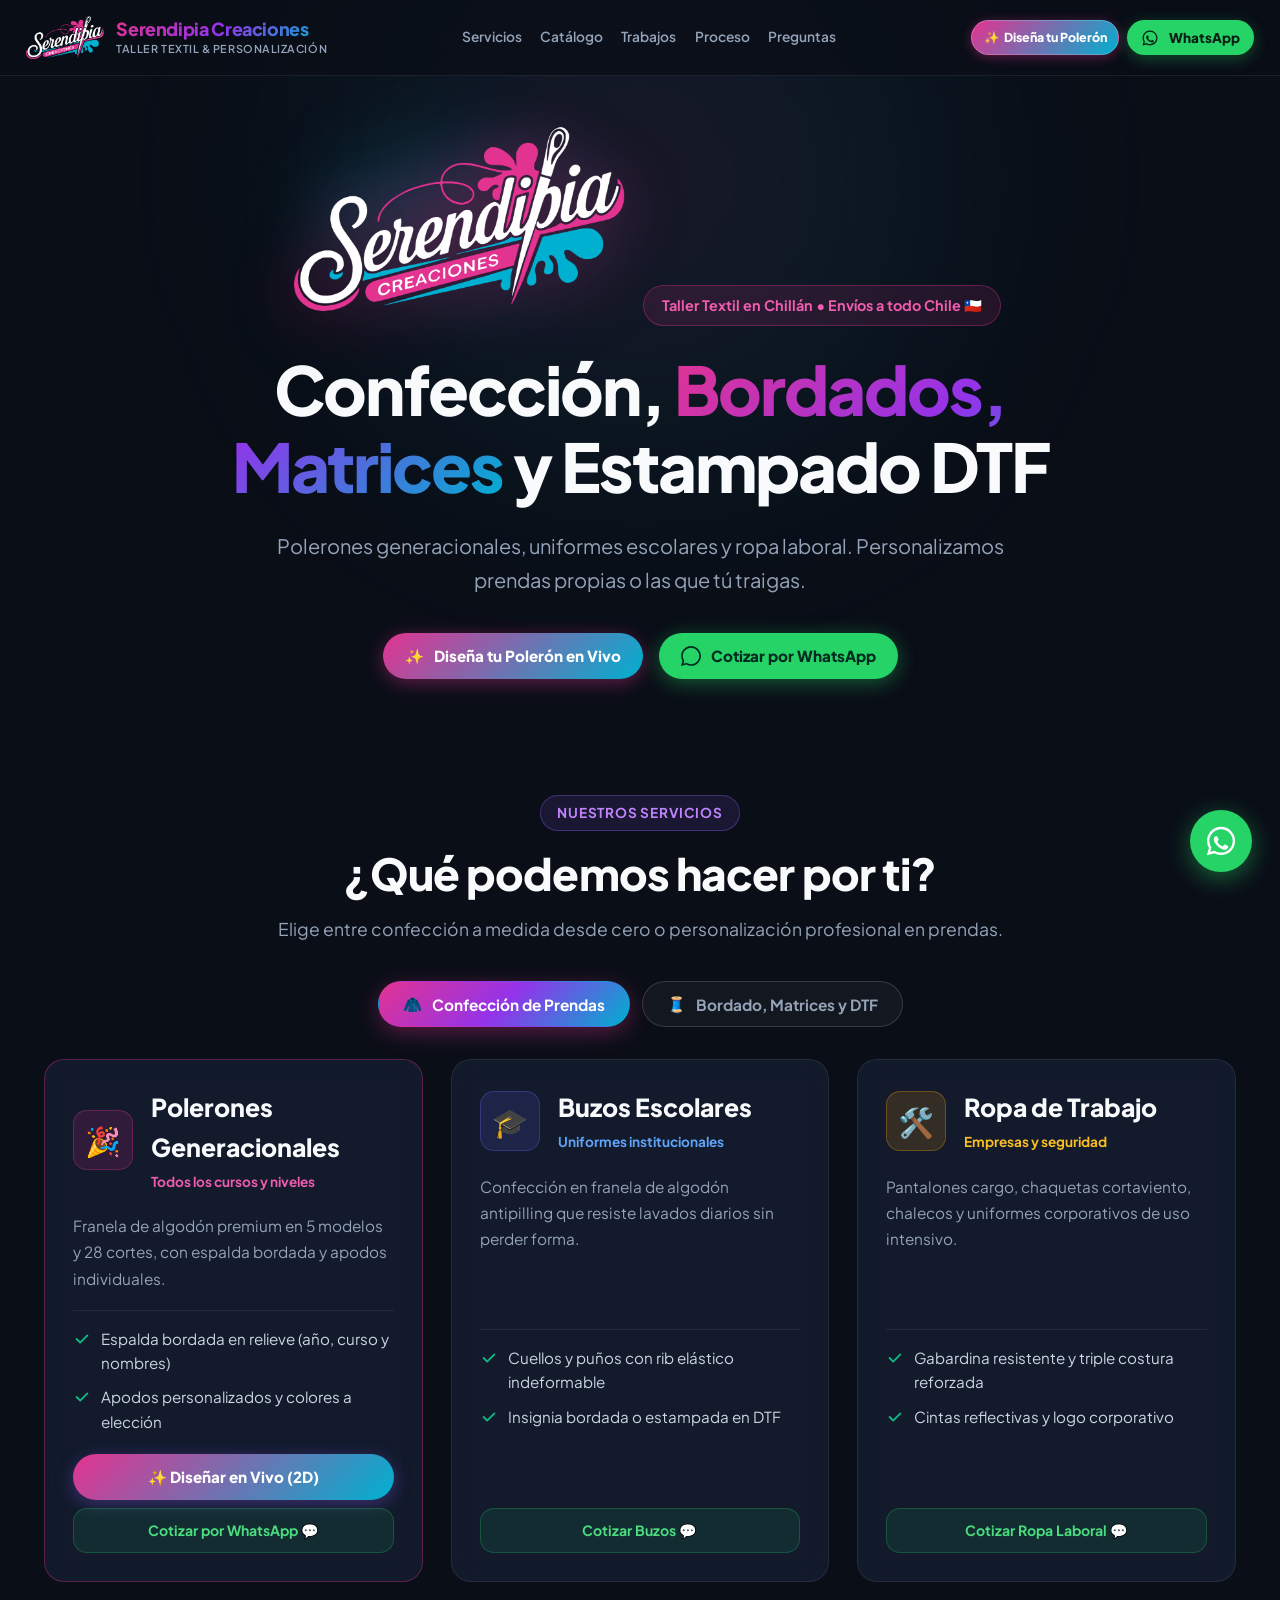
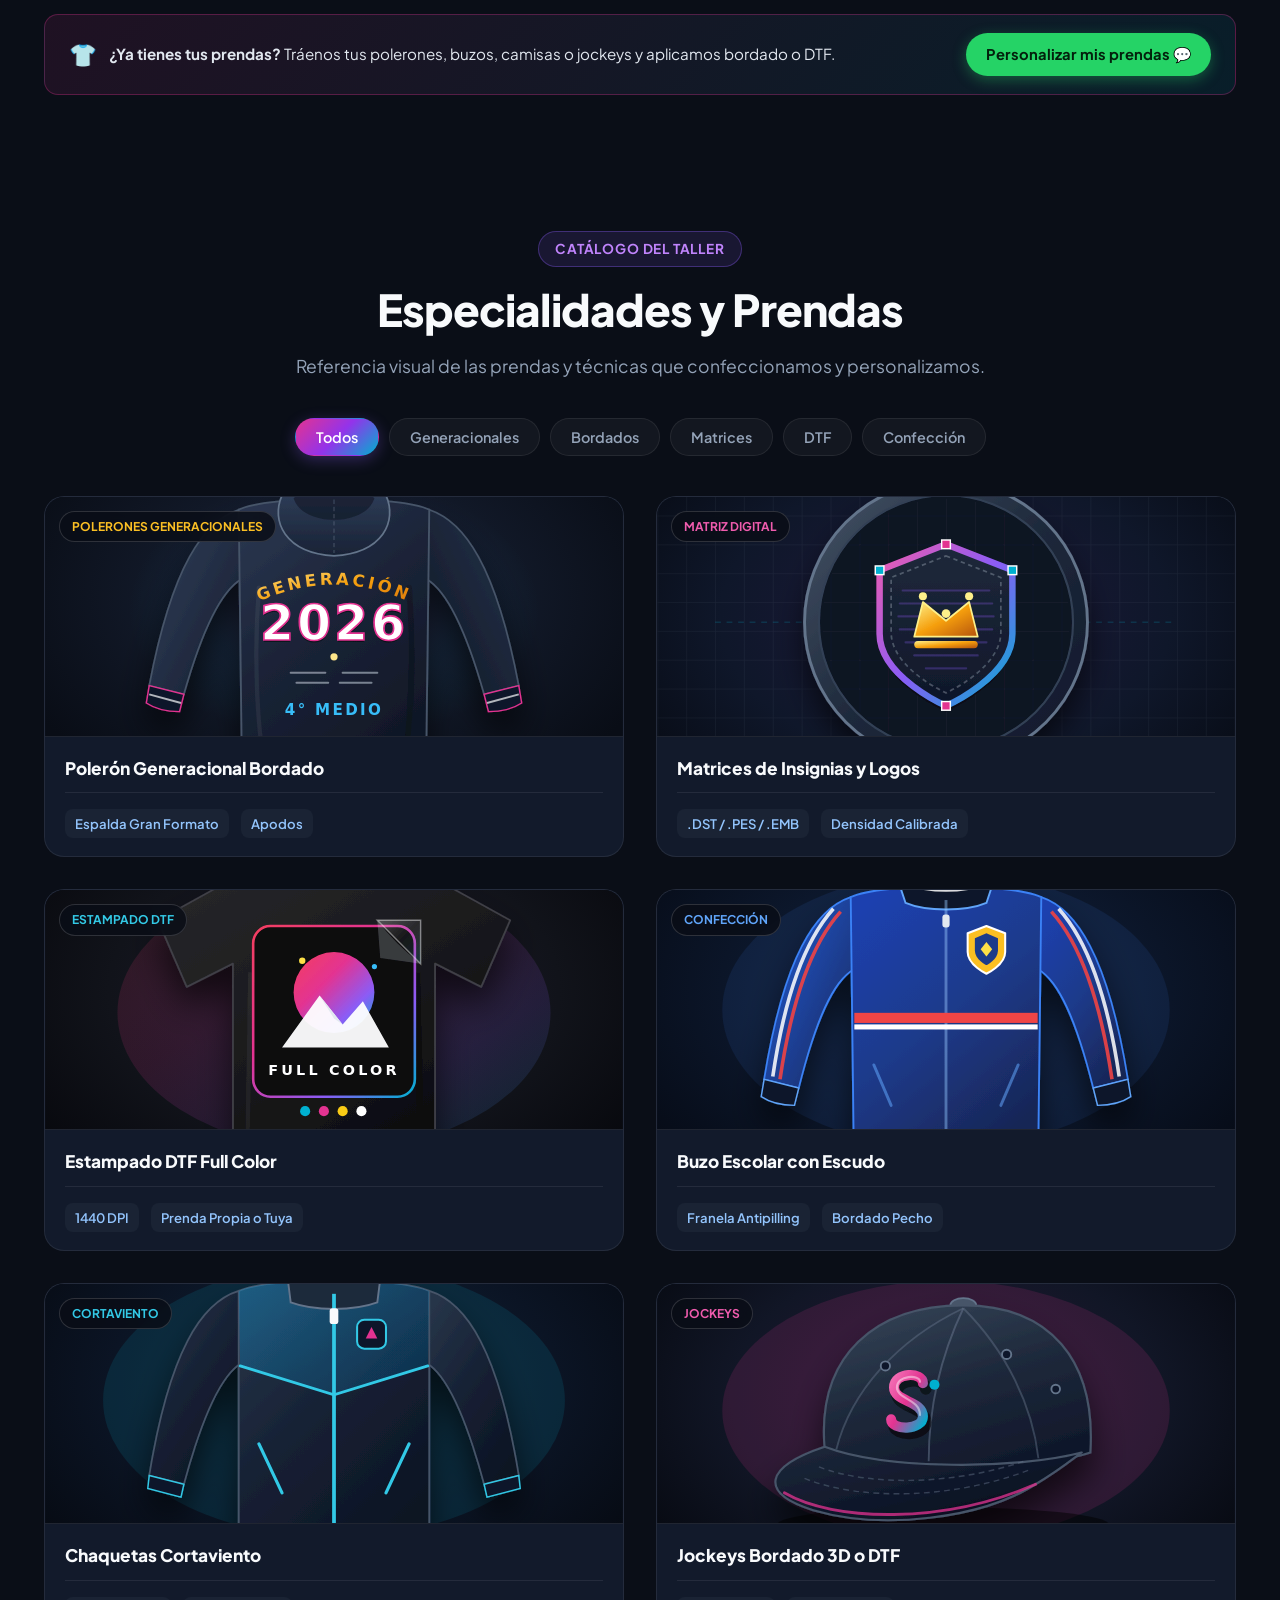
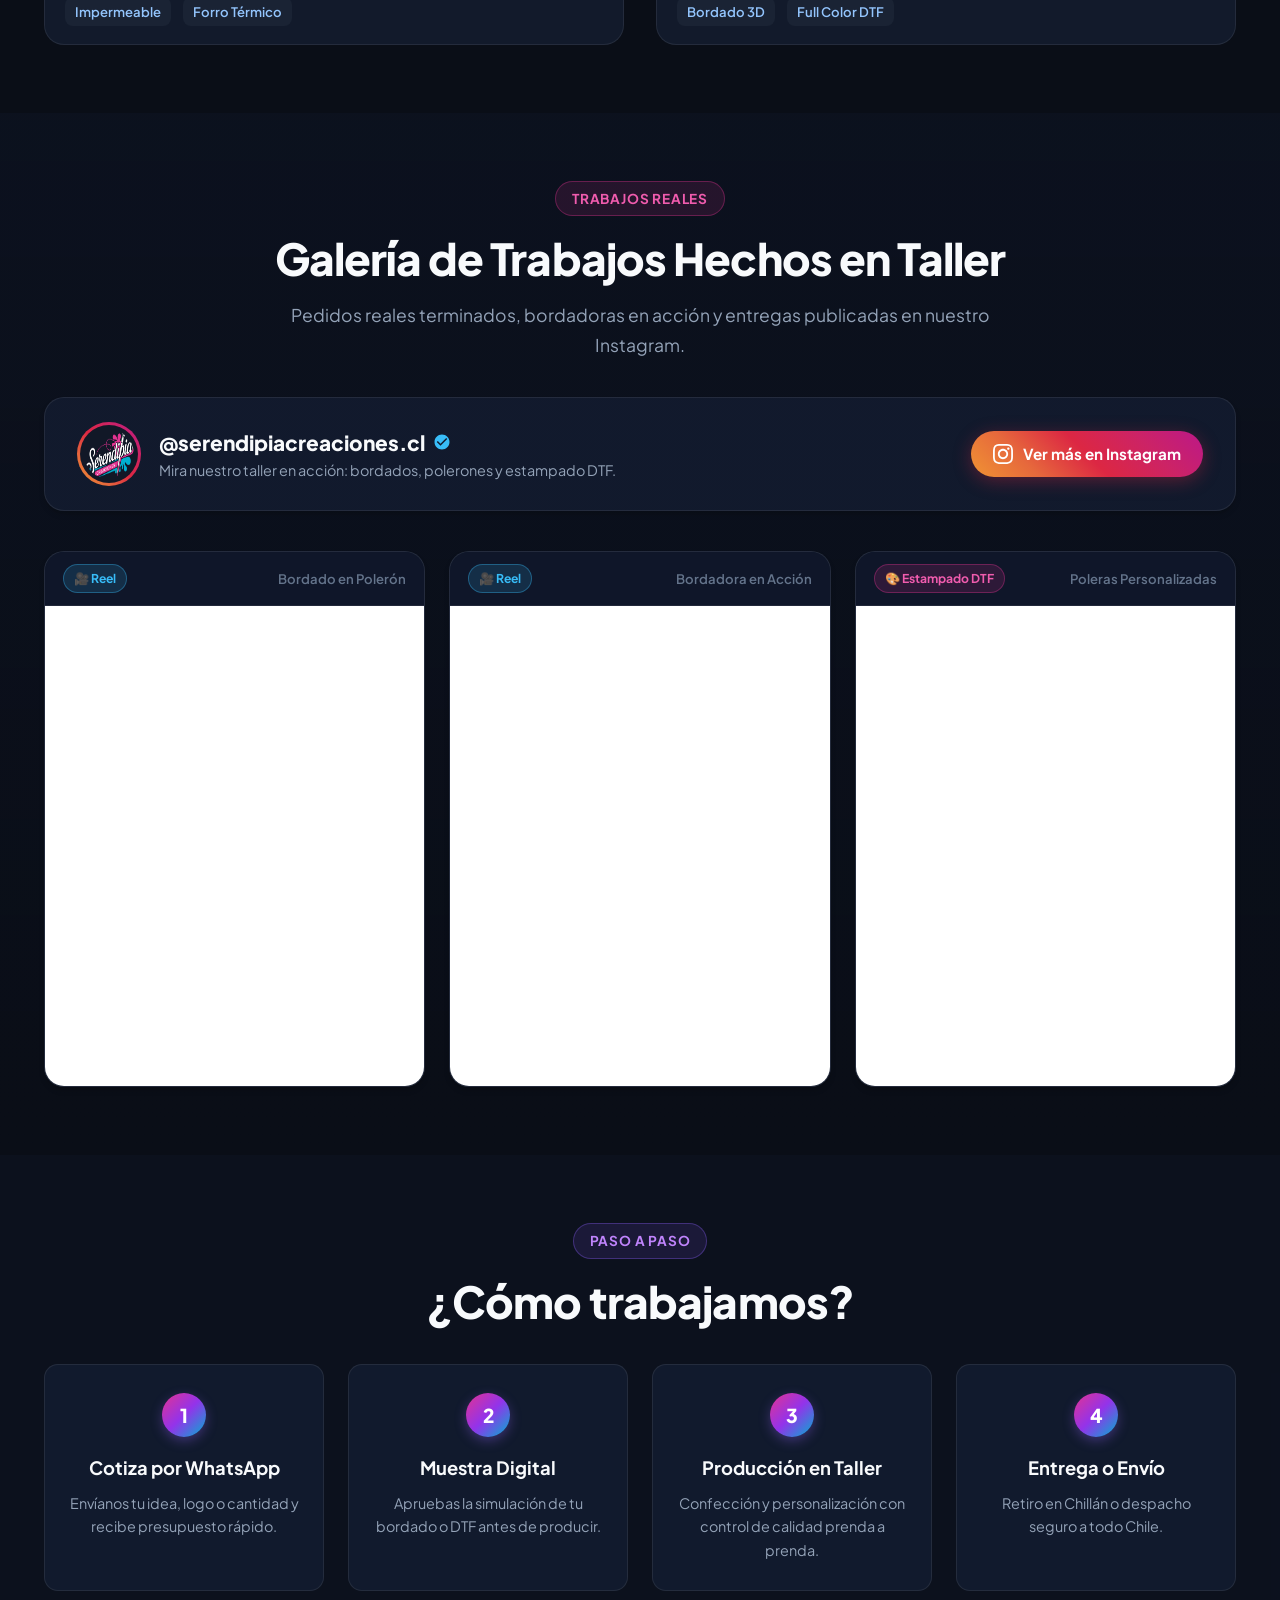
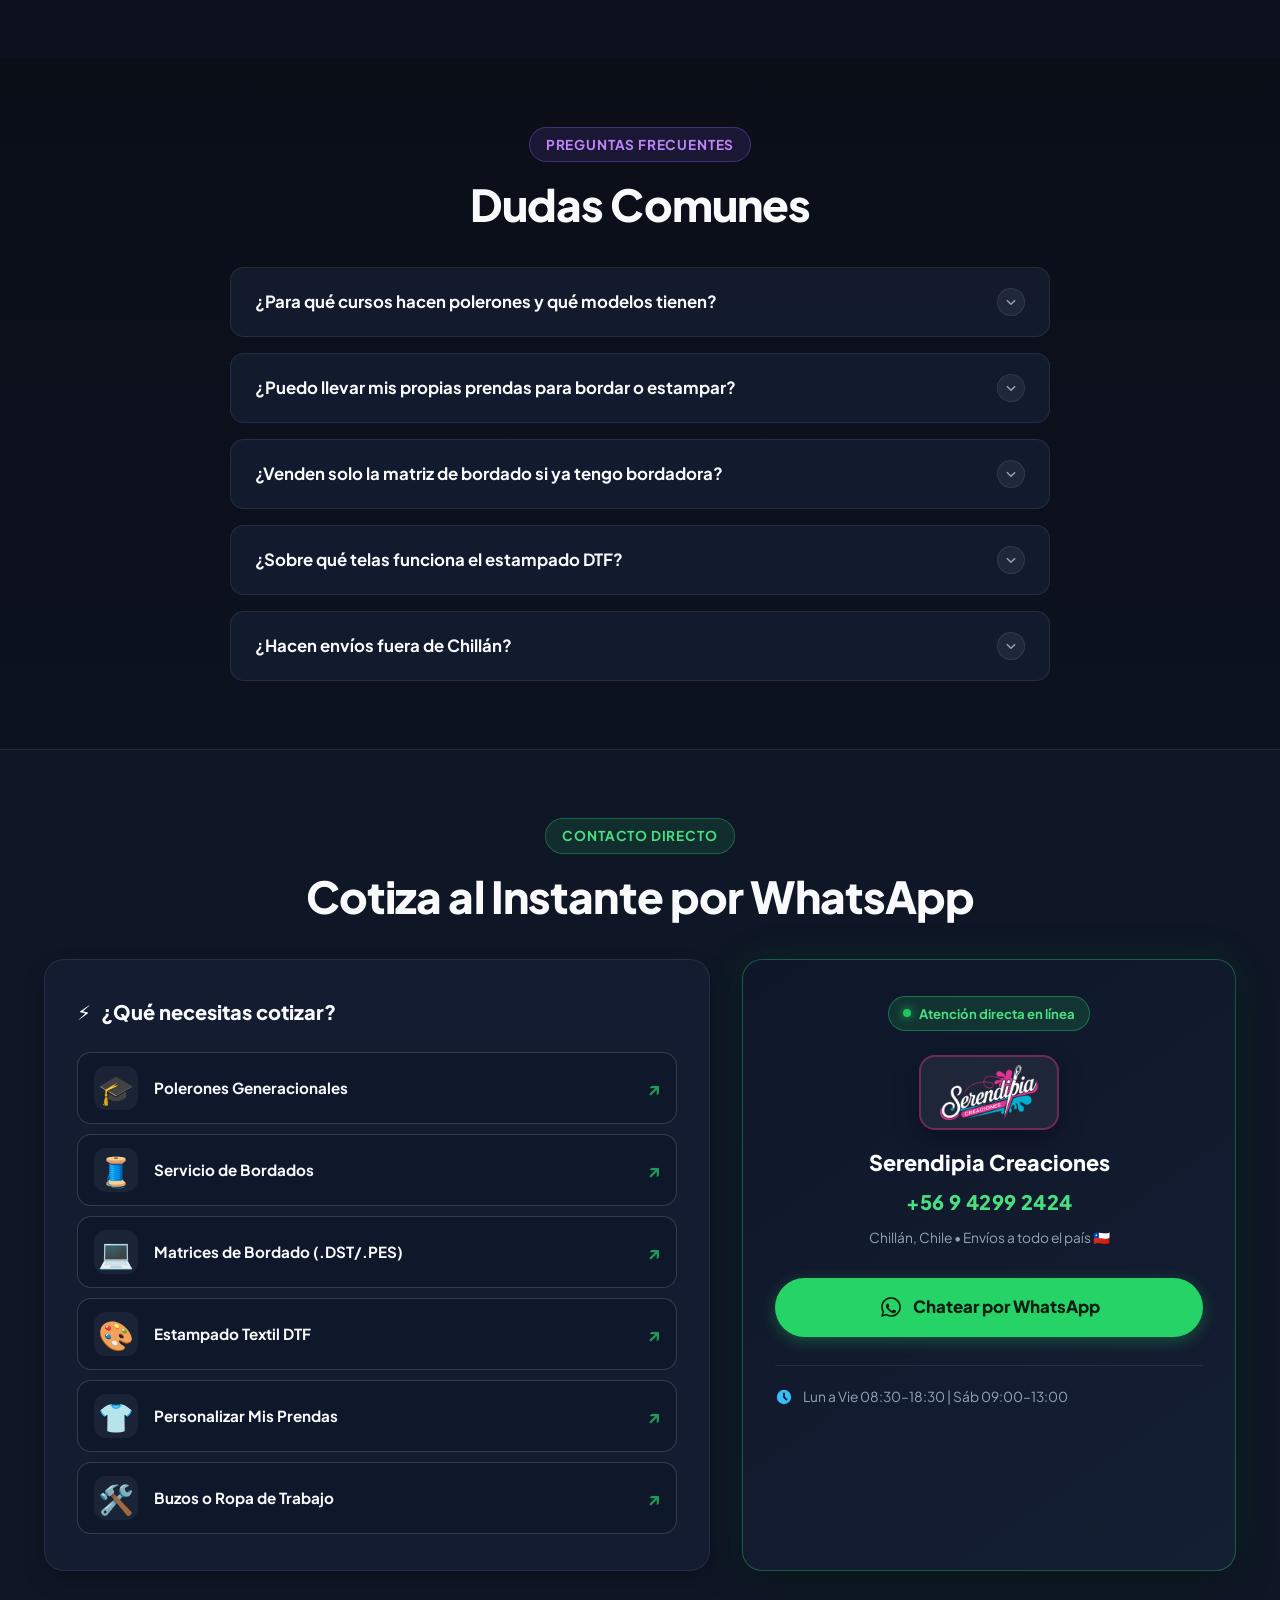
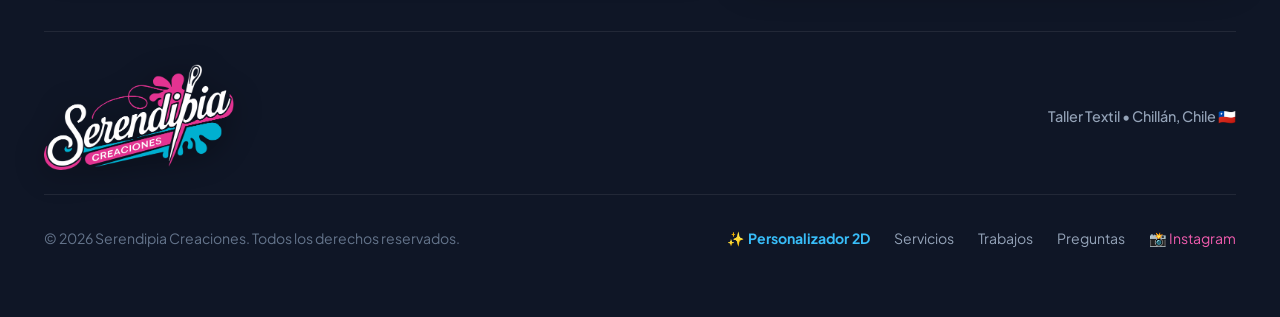
<file: index.html>
<!DOCTYPE html>
<html lang="es">
<head>
  <meta charset="UTF-8">
  <meta name="viewport" content="width=device-width, initial-scale=1.0">
  
  <!-- SEO Primario: Título y Metadescripción de Alta Intención de Búsqueda -->
  <title>Serendipia Creaciones | Polerones Generacionales, Buzos Escolares, Bordados, Matrices y DTF en Chillán, Chile</title>
  <meta name="description" content="Taller textil en Chillán con envíos a todo Chile. Especialistas en polerones generacionales escolares, buzos institucionales, servicio de bordados computarizados, diseño de matrices de bordado (.DST/.PES) y estampado DTF sobre prendas propias o de terceros. ¡Cotiza al instante por WhatsApp al +56 9 4299 2424!">
  <meta name="keywords" content="taller textil chillan, polerones generacionales chillan, polerones 4 medio chile, polerones cuarto medio bordados, buzos escolares chillan, bordados computarizados chillan, matrices de bordado chillan, matrices dst pes emb wilcom, estampado dtf chillan, ropa de trabajo chillan, chaquetas cortaviento personalizadas, jockeys bordados 3d, personalizador de polerones online, serendipia creaciones">
  <meta name="author" content="Serendipia Creaciones">
  <meta name="robots" content="index, follow, max-image-preview:large, max-snippet:-1, max-video-preview:-1">
  <meta name="googlebot" content="index, follow">
  <link rel="canonical" href="https://serendipiacreaciones.cl/">

  <!-- SEO Geográfico & Local (Chillán, Región de Ñuble, Chile) -->
  <meta name="geo.region" content="CL-NB">
  <meta name="geo.placename" content="Chillán, Región de Ñuble, Chile">
  <meta name="geo.position" content="-36.6063;-72.1034">
  <meta name="ICBM" content="-36.6063, -72.1034">

  <!-- Open Graph / Facebook & WhatsApp Link Previews -->
  <meta property="og:locale" content="es_CL">
  <meta property="og:type" content="website">
  <meta property="og:site_name" content="Serendipia Creaciones">
  <meta property="og:title" content="Serendipia Creaciones | Confección, Bordados, Matrices y Estampados DTF">
  <meta property="og:description" content="Taller textil en Chillán con envíos a todo Chile. Polerones generacionales, buzos escolares, servicio de bordados, matrices computarizadas y estampado DTF en prendas propias o del cliente.">
  <meta property="og:url" content="https://serendipiacreaciones.cl/">
  <meta property="og:image" content="https://serendipiacreaciones.cl/assets/images/logo-serendipia.png">
  <meta property="og:image:alt" content="Serendipia Creaciones Taller Textil Chillán">

  <!-- Twitter / X Cards -->
  <meta name="twitter:card" content="summary_large_image">
  <meta name="twitter:title" content="Serendipia Creaciones | Confección, Bordados, Matrices y DTF">
  <meta name="twitter:description" content="Taller textil en Chillán con envíos a todo Chile. Especialistas en polerones de generación, bordado industrial, matrices y DTF.">
  <meta name="twitter:image" content="https://serendipiacreaciones.cl/assets/images/logo-serendipia.png">

  <!-- Favicons y Optimización Móvil -->
  <link rel="icon" type="image/png" href="assets/images/logo-serendipia.png">
  <link rel="apple-touch-icon" href="assets/images/logo-serendipia.png">
  <meta name="theme-color" content="#0a0e17">

  <!-- Optimización de Carga: Google Fonts -->
  <link rel="preconnect" href="https://fonts.googleapis.com">
  <link rel="preconnect" href="https://fonts.gstatic.com" crossorigin>
  <link href="https://fonts.googleapis.com/css2?family=Plus+Jakarta+Sans:wght@400;500;600;700;800&display=swap" rel="stylesheet">

  <!-- Hoja de Estilos CSS -->
  <link rel="stylesheet" href="css/styles.css">

  <!-- Datos Estructurados JSON-LD (Schema.org) para Prioridad en Google SERP y Rich Snippets -->
  <script type="application/ld+json">
  {
    "@context": "https://schema.org",
    "@graph": [
      {
        "@type": ["LocalBusiness", "ProfessionalService"],
        "@id": "https://serendipiacreaciones.cl/#organization",
        "name": "Serendipia Creaciones",
        "alternateName": "Serendipia Creaciones Taller Textil",
        "url": "https://serendipiacreaciones.cl/",
        "logo": "https://serendipiacreaciones.cl/assets/images/logo-serendipia.png",
        "image": "https://serendipiacreaciones.cl/assets/images/logo-serendipia.png",
        "description": "Taller textil profesional en Chillán especializado en la confección de polerones generacionales, buzos escolares institucionales, indumentaria laboral, servicio de bordados industriales, matrices digitales de bordado (.DST, .PES, .EMB) y estampado DTF en prendas propias o de terceros.",
        "telephone": "+56942992424",
        "priceRange": "$$",
        "currenciesAccepted": "CLP",
        "paymentAccepted": "Transferencia bancaria, Efectivo",
        "address": {
          "@type": "PostalAddress",
          "addressLocality": "Chillán",
          "addressRegion": "Región de Ñuble",
          "addressCountry": "CL"
        },
        "geo": {
          "@type": "GeoCoordinates",
          "latitude": -36.6063,
          "longitude": -72.1034
        },
        "knowsAbout": [
          "Polerones Generacionales 4° Medio y 8° Básico",
          "Personalizador 2D de Polerones de Curso",
          "Confección de Buzos Escolares Institucionales",
          "Servicio de Bordado Industrial Computarizado",
          "Diseño y Digitalización de Matrices de Bordado DST PES EMB",
          "Estampado Textil DTF Full Color",
          "Ropa de Trabajo e Indumentaria Corporativa",
          "Chaquetas Cortaviento y Jockeys Bordados 3D"
        ],
        "areaServed": [
          {
            "@type": "City",
            "name": "Chillán Viejo"
          },
          {
            "@type": "City",
            "name": "San Carlos"
          },
          {
            "@type": "City",
            "name": "Concepción"
          },
          {
            "@type": "City",
            "name": "Los Ángeles"
          },
          {
            "@type": "AdministrativeArea",
            "name": "Región del Biobío"
          },
          {
            "@type": "City",
            "name": "Chillán"
          },
          {
            "@type": "AdministrativeArea",
            "name": "Región de Ñuble"
          },
          {
            "@type": "Country",
            "name": "Chile"
          }
        ],
        "sameAs": [
          "https://www.instagram.com/serendipiacreaciones.cl/?hl=es-la"
        ],
        "openingHoursSpecification": [
          {
            "@type": "OpeningHoursSpecification",
            "dayOfWeek": ["Monday", "Tuesday", "Wednesday", "Thursday", "Friday"],
            "opens": "08:30",
            "closes": "18:30"
          },
          {
            "@type": "OpeningHoursSpecification",
            "dayOfWeek": "Saturday",
            "opens": "09:00",
            "closes": "13:00"
          }
        ],
        "hasOfferCatalog": {
          "@type": "OfferCatalog",
          "name": "Catálogo de Servicios Textiles y Personalización",
          "itemListElement": [
            {
              "@type": "Offer",
              "itemOffered": {
                "@type": "Service",
                "name": "Polerones Generacionales y de Curso",
                "description": "Confección de polerones para todos los niveles y cursos (ej. 4° Medio, 8° Básico, kínder, institutos o universidades), con espaldas bordadas completas y apodos personalizados."
              }
            },
            {
              "@type": "Offer",
              "itemOffered": {
                "@type": "Service",
                "name": "Servicio de Bordados Industriales",
                "description": "Bordado computarizado de alta densidad sobre polerones, buzos, jockeys, camisas y uniformes propios o traídos por el cliente."
              }
            },
            {
              "@type": "Offer",
              "itemOffered": {
                "@type": "Service",
                "name": "Diseño y Digitalización de Matrices de Bordado",
                "description": "Digitalización computarizada de logos e imágenes entregados en matrices listas para bordar (.DST, .PES, .EMB, .JEF)."
              }
            },
            {
              "@type": "Offer",
              "itemOffered": {
                "@type": "Service",
                "name": "Estampado Textil DTF (Direct to Film)",
                "description": "Impresión térmica full color de calidad fotográfica 1440 DPI sobre cualquier tipo de tela."
              }
            },
            {
              "@type": "Offer",
              "itemOffered": {
                "@type": "Service",
                "name": "Personalización sobre Prendas de Terceros",
                "description": "Servicio exclusivo para bordar o estampar prendas y ropa que el cliente nos traiga."
              }
            },
            {
              "@type": "Offer",
              "itemOffered": {
                "@type": "Service",
                "name": "Confección de Buzos Escolares y Ropa Laboral",
                "description": "Uniformes escolares institucionales y ropa de trabajo industrial con reflectivos y triple costura de seguridad."
              }
            },
            {
              "@type": "Offer",
              "itemOffered": {
                "@type": "Service",
                "name": "Chaquetas Cortaviento y Jockeys Personalizados (Bordado 3D y DTF)",
                "description": "Confección de chaquetas cortaviento impermeables con forro térmico y personalización de jockeys y gorros con bordado 3D en relieve o estampado DTF para empresas, colegios y eventos."
              }
            }
          ]
        }
      },
      {
        "@type": "FAQPage",
        "@id": "https://serendipiacreaciones.cl/#faq",
        "mainEntity": [
          {
            "@type": "Question",
            "name": "¿Para qué cursos o niveles confeccionan polerones generacionales?",
            "acceptedAnswer": {
              "@type": "Answer",
              "text": "¡Confeccionamos para todos los cursos y niveles sin distinción! Tradicionalmente los más solicitados son 4° Medio y 8° Básico como ejemplos clásicos, pero también realizamos polerones para kínder, educación básica, institutos técnicos, carreras universitarias o agrupaciones. Incluyen espaldas bordadas completas en relieve (año, curso, lista de nombres) y apodos individuales bordados para cada alumno, con envíos a todo Chile o entrega en nuestro taller en Chillán."
            }
          },
          {
            "@type": "Question",
            "name": "¿Puedo llevar mis propias prendas para que las borden o estampen?",
            "acceptedAnswer": {
              "@type": "Answer",
              "text": "¡Por supuesto! En Serendipia Creaciones no es obligatorio comprar la prenda con nosotros. Puedes traernos tus propios polerones, buzos, jockeys, camisas, delantales o uniformes y aplicamos bordado industrial o estampado DTF con máxima calidad."
            }
          },
          {
            "@type": "Question",
            "name": "¿Venden solo la matriz de bordado si ya tengo una máquina bordadora?",
            "acceptedAnswer": {
              "@type": "Answer",
              "text": "Sí, ofrecemos el servicio técnico de digitalización y diseño de matrices de bordado. Convertimos tu logotipo, escudo o boceto en archivos listos para usar (.DST, .PES, .EMB, .JEF) calibrados con densidad y compensación de tirón para bordar sin roturas."
            }
          },
          {
            "@type": "Question",
            "name": "¿Qué es el estampado DTF y sobre qué telas se puede aplicar?",
            "acceptedAnswer": {
              "@type": "Answer",
              "text": "El estampado DTF (Direct to Film) es una tecnología de transferencia digital térmica a todo color y resolución fotográfica de 1440 DPI. Se puede estampar sobre algodón, poliéster o mezclas. Es flexible, elástico, no se cuartea y soporta lavados domésticos frecuentes."
            }
          },
          {
            "@type": "Question",
            "name": "¿Cómo solicito una cotización rápida y cuánto demoran?",
            "acceptedAnswer": {
              "@type": "Answer",
              "text": "Puedes cotizar al instante escribiéndonos por WhatsApp al +56 9 4299 2424. Nos envías tu idea, diseño o cantidad de prendas y te responderemos a la brevedad con tu cotización y asesoría sin compromiso."
            }
          },
          {
            "@type": "Question",
            "name": "¿Qué modelos de polerones generacionales confeccionan y cómo funciona el personalizador 2D?",
            "acceptedAnswer": {
              "@type": "Answer",
              "text": "Confeccionamos 5 familias principales con 28 cortes distintos: Polerón Americano Universitario (con broches metálicos, franja de botones personalizable y rib deportivo), Polerón Canguro clásico y con cortes especiales, Polerón Zipper con cierre completo, Polerón Polo cuello redondo y Polerón Neck con cierre 1/4. En nuestro Personalizador 2D Online puedes probar combinaciones de colores reales, agregar textos bordados, apodos e insignias y enviar tu mockup directo por WhatsApp."
            }
          },
          {
            "@type": "Question",
            "name": "¿Realizan envíos de polerones, bordados y estampados DTF a otras ciudades de Chile?",
            "acceptedAnswer": {
              "@type": "Answer",
              "text": "Sí, nuestro taller textil está ubicado en Chillán (Región de Ñuble) y realizamos despachos seguros a todo Chile, incluyendo Chillán Viejo, San Carlos, Bulnes, Concepción, Talcahuano, Los Ángeles, Talca, Santiago y todas las regiones del país. Las matrices digitales de bordado (.DST, .PES, .EMB) se entregan de forma inmediata por vía digital."
            }
          },
          {
            "@type": "Question",
            "name": "¿Personalizan chaquetas cortaviento, jockeys y ropa corporativa para empresas?",
            "acceptedAnswer": {
              "@type": "Answer",
              "text": "Sí, trabajamos con empresas, pymes, colegios, clubes deportivos e instituciones. Confeccionamos y personalizamos ropa de trabajo industrial, pantalones cargo, chalecos geólogos, chaquetas cortaviento impermeables, delantales y jockeys con bordado corporativo 3D o estampado DTF de alta durabilidad."
            }
          }
          ]
      },
      {
        "@type": "WebSite",
        "@id": "https://serendipiacreaciones.cl/#website",
        "url": "https://serendipiacreaciones.cl/",
        "name": "Serendipia Creaciones",
        "description": "Taller Textil, Confección, Bordados, Matrices Digitales y Estampado DTF en Chillán, Chile",
        "publisher": {
          "@id": "https://serendipiacreaciones.cl/#organization"
        },
        "inLanguage": "es-CL"
      }
    ]
  }
  </script>
</head>
<body>

  <!-- =========================================================================
       Cabecera y Barra de Navegación
       ========================================================================= -->
  <header class="header" id="mainHeader">
    <div class="container navbar">
      <!-- Marca / Logotipo -->
      <a href="#inicio" class="nav-brand" id="brandLogo">
        <img src="assets/images/logo-serendipia.png" alt="Logotipo Oficial Serendipia Creaciones Taller Textil Chillán" class="brand-logo-img" width="100" height="48" decoding="async">
        <div class="brand-info">
          <span class="brand-name">Serendipia Creaciones</span>
          <span class="brand-sub">Taller Textil &amp; Personalización</span>
        </div>
      </a>

      <!-- Menú de Enlaces Principal -->
      <nav class="nav-links" id="navLinks" aria-label="Menú principal">
        <a href="#servicios" class="nav-link" id="linkServicios">Servicios</a>
        <a href="#portafolio" class="nav-link" id="linkPortafolio">Catálogo</a>
        <a href="#instagram" class="nav-link" id="linkInstagram">Trabajos</a>
        <a href="#proceso" class="nav-link" id="linkProceso">Proceso</a>
        <a href="#faq" class="nav-link" id="linkFaq">Preguntas</a>

        <!-- Botones visibles dentro del menú desplegable móvil -->
        <div class="mobile-nav-actions" id="mobileNavActions">
          <a href="personalizador.html" class="nav-btn-customizer" style="width: 100%; justify-content: center; margin-bottom: 8px;">
            <span>✨</span>
            <span>Diseña tu Polerón en Vivo</span>
          </a>
          <a href="https://wa.me/56942992424?text=Hola%20Serendipia%20Creaciones%2C%20quisiera%20solicitar%20una%20cotizaci%C3%B3n"
             target="_blank"
             rel="noopener noreferrer"
             class="btn btn-whatsapp"
             id="btnMobileWhatsApp">
            <svg viewBox="0 0 24 24" width="18" height="18" fill="currentColor">
              <path d="M12.04 2c-5.46 0-9.91 4.45-9.91 9.91 0 1.75.46 3.45 1.32 4.95L2.05 22l5.25-1.38c1.45.79 3.08 1.21 4.74 1.21 5.46 0 9.91-4.45 9.91-9.91 0-2.65-1.03-5.14-2.9-7.01A9.816 9.816 0 0 0 12.04 2zm.01 1.67c4.54 0 8.24 3.7 8.24 8.24 0 2.2-.86 4.28-2.42 5.83a8.188 8.188 0 0 1-5.82 2.41h-.01c-1.49 0-2.94-.4-4.21-1.15l-.3-.18-3.12.82.83-3.04-.2-.31a8.17 8.17 0 0 1-1.26-4.38c0-4.54 3.7-8.24 8.25-8.24zm4.52 11.64c-.25-.13-1.47-.72-1.7-.81-.23-.08-.39-.13-.56.13-.17.25-.64.81-.79.97-.14.17-.29.19-.54.06-.25-.13-1.06-.39-2.02-1.25-.75-.67-1.25-1.49-1.4-1.74-.14-.25-.02-.39.11-.51.11-.11.25-.29.37-.44.12-.14.17-.25.25-.42.08-.17.04-.31-.02-.44-.06-.13-.56-1.35-.77-1.85-.2-.49-.41-.42-.56-.43h-.48c-.17 0-.44.06-.67.31-.23.25-.88.86-.88 2.1 0 1.24.9 2.44 1.03 2.61.12.17 1.78 2.71 4.3 3.8 2.53 1.09 2.53.73 2.99.69.45-.04 1.47-.6 1.68-1.18.21-.58.21-1.07.15-1.18-.06-.11-.23-.17-.48-.3z"/>
            </svg>
            WhatsApp Directo
          </a>
        </div>
      </nav>

      <!-- Botones de Acción Directa en Barra Superior -->
      <div class="nav-actions">
        <a href="personalizador.html" class="nav-btn-customizer" id="btnNavCustomizer">
          <span>✨</span>
          <span>Diseña tu Polerón</span>
        </a>
        <a href="https://wa.me/56942992424?text=Hola%20Serendipia%20Creaciones%2C%20quisiera%20solicitar%20una%20cotizaci%C3%B3n"
           target="_blank"
           rel="noopener noreferrer"
           class="btn btn-whatsapp nav-btn-wa"
           id="btnNavWhatsApp">
          <svg viewBox="0 0 24 24" width="18" height="18" fill="currentColor">
            <path d="M12.04 2c-5.46 0-9.91 4.45-9.91 9.91 0 1.75.46 3.45 1.32 4.95L2.05 22l5.25-1.38c1.45.79 3.08 1.21 4.74 1.21 5.46 0 9.91-4.45 9.91-9.91 0-2.65-1.03-5.14-2.9-7.01A9.816 9.816 0 0 0 12.04 2zm.01 1.67c4.54 0 8.24 3.7 8.24 8.24 0 2.2-.86 4.28-2.42 5.83a8.188 8.188 0 0 1-5.82 2.41h-.01c-1.49 0-2.94-.4-4.21-1.15l-.3-.18-3.12.82.83-3.04-.2-.31a8.17 8.17 0 0 1-1.26-4.38c0-4.54 3.7-8.24 8.25-8.24zm4.52 11.64c-.25-.13-1.47-.72-1.7-.81-.23-.08-.39-.13-.56.13-.17.25-.64.81-.79.97-.14.17-.29.19-.54.06-.25-.13-1.06-.39-2.02-1.25-.75-.67-1.25-1.49-1.4-1.74-.14-.25-.02-.39.11-.51.11-.11.25-.29.37-.44.12-.14.17-.25.25-.42.08-.17.04-.31-.02-.44-.06-.13-.56-1.35-.77-1.85-.2-.49-.41-.42-.56-.43h-.48c-.17 0-.44.06-.67.31-.23.25-.88.86-.88 2.1 0 1.24.9 2.44 1.03 2.61.12.17 1.78 2.71 4.3 3.8 2.53 1.09 2.53.73 2.99.69.45-.04 1.47-.6 1.68-1.18.21-.58.21-1.07.15-1.18-.06-.11-.23-.17-.48-.3z"/>
          </svg>
          <span class="btn-wa-text">WhatsApp</span>
        </a>
      </div>

      <!-- Botón Menú Móvil -->
      <button class="menu-toggle" id="menuToggle" aria-label="Abrir menú de navegación" aria-expanded="false" aria-controls="navLinks">
        <span></span>
        <span></span>
        <span></span>
      </button>
    </div>
  </header>

  <!-- =========================================================================
       Sección Hero (Principal)
       ========================================================================= -->
  <main>
    <section class="hero hero-clean" id="inicio">
      <div class="container hero-content">
        <div class="hero-logo-box" id="heroLogoBox">
          <img src="assets/images/logo-serendipia.png"
               alt="Serendipia Creaciones - Taller Textil, Confección y Bordados en Chillán"
               class="hero-logo-main"
               width="360"
               height="200"
               fetchpriority="high">
        </div>

        <div class="hero-badge" id="heroBadge">
          <span>Taller Textil en Chillán • Envíos a todo Chile 🇨🇱</span>
        </div>

        <h1 class="hero-title" id="heroTitle">
          Confección, <span class="text-gradient">Bordados, Matrices</span> y Estampado DTF
        </h1>

        <p class="hero-subtitle" id="heroSubtitle">
          Polerones generacionales, uniformes escolares y ropa laboral. Personalizamos prendas propias o las que tú traigas.
        </p>

        <div class="hero-cta" id="heroCta">
          <a href="personalizador.html" class="btn btn-primary btn-hero-customizer" id="btnHeroCustomizer" style="background: linear-gradient(135deg, #e33391, #00b0d0); box-shadow: 0 4px 18px rgba(227, 51, 145, 0.4); font-weight: 800;">
            <span>✨</span>
            <span>Diseña tu Polerón en Vivo</span>
          </a>
          <a href="https://wa.me/56942992424?text=Hola%20Serendipia%20Creaciones%2C%20quisiera%20cotizar%20un%20proyecto"
             target="_blank"
             rel="noopener noreferrer"
             class="btn btn-whatsapp btn-hero-wa"
             id="btnHeroQuote">
            <svg viewBox="0 0 24 24" width="20" height="20" fill="currentColor">
              <path d="M.057 24l1.687-6.163c-1.041-1.804-1.588-3.849-1.587-5.946.003-6.556 5.338-11.891 11.893-11.891 3.181.001 6.167 1.24 8.413 3.488 2.245 2.248 3.481 5.236 3.48 8.414-.003 6.557-5.338 11.892-11.893 11.892-1.99-.001-3.951-.5-5.688-1.448l-6.305 1.654zm6.597-3.807c1.676.995 3.276 1.591 5.392 1.592 5.448 0 9.886-4.434 9.889-9.885.002-5.462-4.415-9.89-9.881-9.892-5.452 0-9.887 4.434-9.889 9.884-.001 2.225.651 3.891 1.746 5.634l-.999 3.648 3.742-.981z"/>
            </svg>
            <span>Cotizar por WhatsApp</span>
          </a>
        </div>
      </div>
    </section>

    <!-- =========================================================================
         Sección 1: Servicios Unificados con Pestañas (Confección | Bordado & DTF)
         ========================================================================= -->
    <section class="section section-compact" id="servicios">
      <div class="container">
        <header class="section-header">
          <span class="section-tag">Nuestros Servicios</span>
          <h2 class="section-title">¿Qué podemos hacer por ti?</h2>
          <p class="section-description">
            Elige entre confección a medida desde cero o personalización profesional en prendas.
          </p>
        </header>

        <!-- Selector de Pestañas -->
        <div class="service-tabs" role="tablist" aria-label="Categorías de servicios">
          <button type="button" class="service-tab-btn active" role="tab" aria-selected="true" aria-controls="panel-confeccion" id="tab-confeccion" data-service-tab="confeccion">
            <span>🧥</span> Confección de Prendas
          </button>
          <button type="button" class="service-tab-btn" role="tab" aria-selected="false" aria-controls="panel-personalizacion" id="tab-personalizacion" data-service-tab="personalizacion">
            <span>🧵</span> Bordado, Matrices y DTF
          </button>
        </div>

        <!-- Panel 1: Confección -->
        <div class="service-tab-panel active" id="panel-confeccion" role="tabpanel" aria-labelledby="tab-confeccion">
          <div class="services-grid" id="servicesGrid">
            <!-- Tarjeta 1: Polerones Generacionales -->
            <article class="service-card service-card-compact" id="cardPoleronesGeneracionales" style="border-color: rgba(227, 51, 145, 0.35);">
              <div class="service-header-row">
                <div class="service-icon-box" style="background: rgba(227, 51, 145, 0.15); border-color: rgba(227, 51, 145, 0.3);" aria-hidden="true">🎉</div>
                <div>
                  <h3 class="service-title">Polerones Generacionales</h3>
                  <span style="color: #f05cae; font-size: 0.85rem; font-weight: 700;">Todos los cursos y niveles</span>
                </div>
              </div>
              <p class="service-desc">
                Franela de algodón premium en 5 modelos y 28 cortes, con espalda bordada y apodos individuales.
              </p>
              <div class="service-specs">
                <div class="spec-item">
                  <svg viewBox="0 0 20 20" fill="currentColor"><path fill-rule="evenodd" d="M16.707 5.293a1 1 0 010 1.414l-8 8a1 1 0 01-1.414 0l-4-4a1 1 0 011.414-1.414L8 12.586l7.293-7.293a1 1 0 011.414 0z" clip-rule="evenodd"/></svg>
                  <span>Espalda bordada en relieve (año, curso y nombres)</span>
                </div>
                <div class="spec-item">
                  <svg viewBox="0 0 20 20" fill="currentColor"><path fill-rule="evenodd" d="M16.707 5.293a1 1 0 010 1.414l-8 8a1 1 0 01-1.414 0l-4-4a1 1 0 011.414-1.414L8 12.586l7.293-7.293a1 1 0 011.414 0z" clip-rule="evenodd"/></svg>
                  <span>Apodos personalizados y colores a elección</span>
                </div>
              </div>
              <div class="service-card-actions">
                <a href="personalizador.html" class="btn btn-primary" style="width: 100%; justify-content: center; font-weight: 800; background: linear-gradient(135deg, #e33391, #00b0d0);">
                  ✨ Diseñar en Vivo (2D)
                </a>
                <a href="https://wa.me/56942992424?text=Hola%20Serendipia%20Creaciones%2C%20quisiera%20cotizar%20polerones%20generacionales%20de%20curso"
                   target="_blank" rel="noopener noreferrer" class="btn-card-wa">
                  Cotizar por WhatsApp 💬
                </a>
              </div>
            </article>

            <!-- Tarjeta 2: Buzos Escolares -->
            <article class="service-card service-card-compact" id="cardBuzosEscolares">
              <div class="service-header-row">
                <div class="service-icon-box" aria-hidden="true">🎓</div>
                <div>
                  <h3 class="service-title">Buzos Escolares</h3>
                  <span style="color: #60a5fa; font-size: 0.85rem; font-weight: 700;">Uniformes institucionales</span>
                </div>
              </div>
              <p class="service-desc">
                Confección en franela de algodón antipilling que resiste lavados diarios sin perder forma.
              </p>
              <div class="service-specs">
                <div class="spec-item">
                  <svg viewBox="0 0 20 20" fill="currentColor"><path fill-rule="evenodd" d="M16.707 5.293a1 1 0 010 1.414l-8 8a1 1 0 01-1.414 0l-4-4a1 1 0 011.414-1.414L8 12.586l7.293-7.293a1 1 0 011.414 0z" clip-rule="evenodd"/></svg>
                  <span>Cuellos y puños con rib elástico indeformable</span>
                </div>
                <div class="spec-item">
                  <svg viewBox="0 0 20 20" fill="currentColor"><path fill-rule="evenodd" d="M16.707 5.293a1 1 0 010 1.414l-8 8a1 1 0 01-1.414 0l-4-4a1 1 0 011.414-1.414L8 12.586l7.293-7.293a1 1 0 011.414 0z" clip-rule="evenodd"/></svg>
                  <span>Insignia bordada o estampada en DTF</span>
                </div>
              </div>
              <div class="service-card-actions">
                <a href="https://wa.me/56942992424?text=Hola%20Serendipia%20Creaciones%2C%20quisiera%20cotizar%20buzos%20escolares%20institucionales"
                   target="_blank" rel="noopener noreferrer" class="btn-card-wa">
                  Cotizar Buzos 💬
                </a>
              </div>
            </article>

            <!-- Tarjeta 3: Ropa de Trabajo -->
            <article class="service-card service-card-compact" id="cardRopaTrabajo">
              <div class="service-header-row">
                <div class="service-icon-box" style="background: rgba(245, 158, 11, 0.15); border-color: rgba(245, 158, 11, 0.3);" aria-hidden="true">🛠️</div>
                <div>
                  <h3 class="service-title">Ropa de Trabajo</h3>
                  <span style="color: #fbbf24; font-size: 0.85rem; font-weight: 700;">Empresas y seguridad</span>
                </div>
              </div>
              <p class="service-desc">
                Pantalones cargo, chaquetas cortaviento, chalecos y uniformes corporativos de uso intensivo.
              </p>
              <div class="service-specs">
                <div class="spec-item">
                  <svg viewBox="0 0 20 20" fill="currentColor"><path fill-rule="evenodd" d="M16.707 5.293a1 1 0 010 1.414l-8 8a1 1 0 01-1.414 0l-4-4a1 1 0 011.414-1.414L8 12.586l7.293-7.293a1 1 0 011.414 0z" clip-rule="evenodd"/></svg>
                  <span>Gabardina resistente y triple costura reforzada</span>
                </div>
                <div class="spec-item">
                  <svg viewBox="0 0 20 20" fill="currentColor"><path fill-rule="evenodd" d="M16.707 5.293a1 1 0 010 1.414l-8 8a1 1 0 01-1.414 0l-4-4a1 1 0 011.414-1.414L8 12.586l7.293-7.293a1 1 0 011.414 0z" clip-rule="evenodd"/></svg>
                  <span>Cintas reflectivas y logo corporativo</span>
                </div>
              </div>
              <div class="service-card-actions">
                <a href="https://wa.me/56942992424?text=Hola%20Serendipia%20Creaciones%2C%20quisiera%20cotizar%20ropa%20de%20trabajo%20e%20indumentaria%20laboral"
                   target="_blank" rel="noopener noreferrer" class="btn-card-wa">
                  Cotizar Ropa Laboral 💬
                </a>
              </div>
            </article>
          </div>
        </div>

        <!-- Panel 2: Personalización (Bordado, Matrices y DTF) -->
        <div class="service-tab-panel" id="panel-personalizacion" role="tabpanel" aria-labelledby="tab-personalizacion" hidden>
          <div class="custom-grid" id="customGrid">
            <!-- Card 1: Servicio de Bordados -->
            <article class="custom-card" id="cardServicioBordados">
              <div class="custom-media">
                <img src="assets/images/embroidery-matrix.svg" alt="Servicio de bordado textil computarizado en Chillán sobre prendas" width="400" height="220" loading="lazy" decoding="async">
                <span class="custom-badge-tech">Bordados Terminados</span>
              </div>
              <div class="custom-body">
                <h3 class="custom-title">Servicio de Bordados</h3>
                <p class="custom-text">
                  Bordado industrial de alta densidad sobre polerones, buzos, jockeys, camisas o delantales.
                </p>
                <div class="custom-checklist">
                  <div class="spec-item">
                    <svg viewBox="0 0 20 20" fill="currentColor"><path fill-rule="evenodd" d="M16.707 5.293a1 1 0 010 1.414l-8 8a1 1 0 01-1.414 0l-4-4a1 1 0 011.414-1.414L8 12.586l7.293-7.293a1 1 0 011.414 0z" clip-rule="evenodd"/></svg>
                    <span>Prendas propias o traídas por el cliente</span>
                  </div>
                  <div class="spec-item">
                    <svg viewBox="0 0 20 20" fill="currentColor"><path fill-rule="evenodd" d="M16.707 5.293a1 1 0 010 1.414l-8 8a1 1 0 01-1.414 0l-4-4a1 1 0 011.414-1.414L8 12.586l7.293-7.293a1 1 0 011.414 0z" clip-rule="evenodd"/></svg>
                    <span>Relieve 3D, espaldas completas e hilos durables</span>
                  </div>
                </div>
                <a href="https://wa.me/56942992424?text=Hola%20Serendipia%20Creaciones%2C%20quisiera%20cotizar%20servicio%20de%20bordados%20en%20prendas"
                   target="_blank" rel="noopener noreferrer" class="btn-card-wa">
                  Cotizar Bordados 💬
                </a>
              </div>
            </article>

            <!-- Card 2: Matrices de Bordado -->
            <article class="custom-card" id="cardMatricesBordado">
              <div class="custom-media">
                <img src="assets/images/matrix-digitizing.svg" alt="Digitalización de matrices de bordado técnico en archivos DST, PES y EMB" width="400" height="220" loading="lazy" decoding="async">
                <span class="custom-badge-tech" style="color: #38bdf8;">.DST • .PES • .EMB</span>
              </div>
              <div class="custom-body">
                <h3 class="custom-title">Matrices de Bordado</h3>
                <p class="custom-text">
                  Digitalización técnica en Wilcom lista para tu máquina bordadora, calibrada sin roturas.
                </p>
                <div class="custom-checklist">
                  <div class="spec-item">
                    <svg viewBox="0 0 20 20" fill="currentColor"><path fill-rule="evenodd" d="M16.707 5.293a1 1 0 010 1.414l-8 8a1 1 0 01-1.414 0l-4-4a1 1 0 011.414-1.414L8 12.586l7.293-7.293a1 1 0 011.414 0z" clip-rule="evenodd"/></svg>
                    <span>Entrega digital inmediata en .DST, .PES, .EMB y .JEF</span>
                  </div>
                  <div class="spec-item">
                    <svg viewBox="0 0 20 20" fill="currentColor"><path fill-rule="evenodd" d="M16.707 5.293a1 1 0 010 1.414l-8 8a1 1 0 01-1.414 0l-4-4a1 1 0 011.414-1.414L8 12.586l7.293-7.293a1 1 0 011.414 0z" clip-rule="evenodd"/></svg>
                    <span>Simulación previa de puntadas y compensación</span>
                  </div>
                </div>
                <a href="https://wa.me/56942992424?text=Hola%20Serendipia%20Creaciones%2C%20quisiera%20cotizar%20la%20creaci%C3%B3n%20de%20una%20matriz%20de%20bordado%20digital"
                   target="_blank" rel="noopener noreferrer" class="btn-card-wa">
                  Cotizar Matriz Digital 💬
                </a>
              </div>
            </article>

            <!-- Card 3: Estampado DTF -->
            <article class="custom-card" id="cardEstampadoDtf">
              <div class="custom-media">
                <img src="assets/images/dtf-print.svg" alt="Estampado textil DTF full color de alta fidelidad fotográfica" width="400" height="220" loading="lazy" decoding="async">
                <span class="custom-badge-tech" style="color: #e33391;">Full Color 1440 DPI</span>
              </div>
              <div class="custom-body">
                <h3 class="custom-title">Estampado Textil DTF</h3>
                <p class="custom-text">
                  Impresión térmica full color con tacto flexible y gran resistencia sobre cualquier tela.
                </p>
                <div class="custom-checklist">
                  <div class="spec-item">
                    <svg viewBox="0 0 20 20" fill="currentColor"><path fill-rule="evenodd" d="M16.707 5.293a1 1 0 010 1.414l-8 8a1 1 0 01-1.414 0l-4-4a1 1 0 011.414-1.414L8 12.586l7.293-7.293a1 1 0 011.414 0z" clip-rule="evenodd"/></svg>
                    <span>Apto para algodón, poliéster y mezclas</span>
                  </div>
                  <div class="spec-item">
                    <svg viewBox="0 0 20 20" fill="currentColor"><path fill-rule="evenodd" d="M16.707 5.293a1 1 0 010 1.414l-8 8a1 1 0 01-1.414 0l-4-4a1 1 0 011.414-1.414L8 12.586l7.293-7.293a1 1 0 011.414 0z" clip-rule="evenodd"/></svg>
                    <span>No se cuartea y resiste lavados frecuentes</span>
                  </div>
                </div>
                <a href="https://wa.me/56942992424?text=Hola%20Serendipia%20Creaciones%2C%20quisiera%20cotizar%20estampado%20DTF"
                   target="_blank" rel="noopener noreferrer" class="btn-card-wa">
                  Cotizar Estampado DTF 💬
                </a>
              </div>
            </article>
          </div>
        </div>

        <!-- Franja Compacta: Prendas Propias o de Terceros -->
        <aside class="third-party-strip" id="calloutPrendas">
          <div class="strip-text">
            <span class="strip-icon" aria-hidden="true">👕</span>
            <p><strong>¿Ya tienes tus prendas?</strong> Tráenos tus polerones, buzos, camisas o jockeys y aplicamos bordado o DTF.</p>
          </div>
          <a href="https://wa.me/56942992424?text=Hola%20Serendipia%20Creaciones%2C%20tengo%20mis%20propias%20prendas%20y%20quiero%20personalizarlas"
             target="_blank"
             rel="noopener noreferrer"
             class="btn-callout-wa strip-btn">
            Personalizar mis prendas 💬
          </a>
        </aside>
      </div>
    </section>

    <!-- =========================================================================
         Sección 2: Catálogo del Taller (Líneas de Confección y Técnicas)
         ========================================================================= -->
    <section class="section section-compact" id="portafolio">
      <div class="container">
        <header class="section-header">
          <span class="section-tag">Catálogo del Taller</span>
          <h2 class="section-title">Especialidades y Prendas</h2>
          <p class="section-description">
            Referencia visual de las prendas y técnicas que confeccionamos y personalizamos.
          </p>
        </header>

        <!-- Filtros Interactivos -->
        <div class="portfolio-filter-bar" id="portfolioFilterBar">
          <button class="filter-btn active" data-filter="all">Todos</button>
          <button class="filter-btn" data-filter="generacionales">Generacionales</button>
          <button class="filter-btn" data-filter="bordados">Bordados</button>
          <button class="filter-btn" data-filter="matrices">Matrices</button>
          <button class="filter-btn" data-filter="dtf">DTF</button>
          <button class="filter-btn" data-filter="confeccion">Confección</button>
        </div>

        <div class="portfolio-grid portfolio-grid-compact" id="portfolioGrid">
          <article class="portfolio-item" data-category="generacionales confeccion bordados" id="portItemGeneracional">
            <div class="portfolio-media">
              <span class="portfolio-category-tag" style="color: #fbbf24;">Polerones Generacionales</span>
              <img src="assets/images/poleron-generacional.svg" alt="Polerón generacional escolar con espalda bordada de graduación en Chillán" width="400" height="240" loading="lazy" decoding="async">
            </div>
            <div class="portfolio-body">
              <h3 class="portfolio-title">Polerón Generacional Bordado</h3>
              <div class="portfolio-meta">
                <span class="meta-badge">Espalda Gran Formato</span>
                <span class="meta-badge">Apodos</span>
              </div>
            </div>
          </article>

          <article class="portfolio-item" data-category="matrices bordados" id="portItemMatrix">
            <div class="portfolio-media">
              <span class="portfolio-category-tag">Matriz Digital</span>
              <img src="assets/images/embroidery-matrix.svg" alt="Digitalización de matrices para insignias, logos y marcas en formato técnico DST, PES y EMB" width="400" height="240" loading="lazy" decoding="async">
            </div>
            <div class="portfolio-body">
              <h3 class="portfolio-title">Matrices de Insignias y Logos</h3>
              <div class="portfolio-meta">
                <span class="meta-badge">.DST / .PES / .EMB</span>
                <span class="meta-badge">Densidad Calibrada</span>
              </div>
            </div>
          </article>

          <article class="portfolio-item" data-category="dtf" id="portItemDtf">
            <div class="portfolio-media">
              <span class="portfolio-category-tag" style="color: #33c9e6;">Estampado DTF</span>
              <img src="assets/images/dtf-print.svg" alt="Estampado DTF cuatricromía sobre algodón peinado en prenda del cliente" width="400" height="240" loading="lazy" decoding="async">
            </div>
            <div class="portfolio-body">
              <h3 class="portfolio-title">Estampado DTF Full Color</h3>
              <div class="portfolio-meta">
                <span class="meta-badge">1440 DPI</span>
                <span class="meta-badge">Prenda Propia o Tuya</span>
              </div>
            </div>
          </article>

          <article class="portfolio-item" data-category="confeccion bordados" id="portItemSchool">
            <div class="portfolio-media">
              <span class="portfolio-category-tag" style="color: #60a5fa;">Confección</span>
              <img src="assets/images/school-hoodie.svg" alt="Buzo escolar institucional en franela de algodón antipilling con escudo bordado" width="400" height="240" loading="lazy" decoding="async">
            </div>
            <div class="portfolio-body">
              <h3 class="portfolio-title">Buzo Escolar con Escudo</h3>
              <div class="portfolio-meta">
                <span class="meta-badge">Franela Antipilling</span>
                <span class="meta-badge">Bordado Pecho</span>
              </div>
            </div>
          </article>

          <article class="portfolio-item" data-category="confeccion bordados" id="portItemWindbreaker">
            <div class="portfolio-media">
              <span class="portfolio-category-tag" style="color: #33c9e6;">Cortaviento</span>
              <img src="assets/images/windbreaker.svg" alt="Chaqueta cortaviento impermeable con forro térmico y bordado o estampado en Chillán" width="400" height="240" loading="lazy" decoding="async">
            </div>
            <div class="portfolio-body">
              <h3 class="portfolio-title">Chaquetas Cortaviento</h3>
              <div class="portfolio-meta">
                <span class="meta-badge">Impermeable</span>
                <span class="meta-badge">Forro Térmico</span>
              </div>
            </div>
          </article>

          <article class="portfolio-item" data-category="bordados dtf" id="portItemJockey">
            <div class="portfolio-media">
              <span class="portfolio-category-tag" style="color: #f05cae;">Jockeys</span>
              <img src="assets/images/jockey-cap.svg" alt="Jockeys personalizados con bordado en relieve 3D o estampado DTF en Chillán" width="400" height="240" loading="lazy" decoding="async">
            </div>
            <div class="portfolio-body">
              <h3 class="portfolio-title">Jockeys Bordado 3D o DTF</h3>
              <div class="portfolio-meta">
                <span class="meta-badge">Bordado 3D</span>
                <span class="meta-badge">Full Color DTF</span>
              </div>
            </div>
          </article>
        </div>
      </div>
    </section>

    <!-- =========================================================================
         Sección 3: Galería de Trabajos Reales en Instagram (3 Destacados)
         ========================================================================= -->
    <section class="section section-compact instagram-section" id="instagram">
      <div class="container">
        <header class="section-header">
          <span class="section-tag" style="background: rgba(227, 51, 145, 0.12); border-color: rgba(227, 51, 145, 0.35); color: #f05cae;">
            Trabajos Reales
          </span>
          <h2 class="section-title">Galería de Trabajos Hechos en Taller</h2>
          <p class="section-description">
            Pedidos reales terminados, bordadoras en acción y entregas publicadas en nuestro Instagram.
          </p>
        </header>

        <div class="ig-profile-header">
          <div class="ig-profile-info">
            <div class="ig-avatar-ring">
              <img src="assets/images/logo-serendipia.png" alt="Instagram oficial Serendipia Creaciones Chillán" class="ig-avatar-img" width="64" height="64" loading="lazy" decoding="async">
            </div>
            <div>
              <div class="ig-handle">
                <span>@serendipiacreaciones.cl</span>
                <svg viewBox="0 0 24 24" width="18" height="18" fill="#38bdf8"><path d="M12 2C6.48 2 2 6.48 2 12s4.48 10 10 10 10-4.48 10-10S17.52 2 12 2zm-2 15l-5-5 1.41-1.41L10 14.17l7.59-7.59L19 8l-9 9z"/></svg>
              </div>
              <p class="ig-bio">Mira nuestro taller en acción: bordados, polerones y estampado DTF.</p>
            </div>
          </div>
          <a href="https://www.instagram.com/serendipiacreaciones.cl/?hl=es-la"
             target="_blank"
             rel="noopener noreferrer"
             class="btn btn-instagram"
             id="btnFollowInstagram">
            <svg viewBox="0 0 24 24" width="20" height="20" fill="currentColor">
              <path d="M12 2.163c3.204 0 3.584.012 4.85.07 3.252.148 4.771 1.691 4.919 4.919.058 1.265.069 1.645.069 4.849 0 3.205-.012 3.584-.069 4.849-.149 3.225-1.664 4.771-4.919 4.919-1.266.058-1.644.07-4.85.07-3.204 0-3.584-.012-4.849-.07-3.26-.149-4.771-1.699-4.919-4.92-.058-1.265-.07-1.644-.07-4.849 0-3.204.013-3.583.07-4.849.149-3.227 1.664-4.771 4.919-4.919 1.266-.057 1.645-.069 4.849-.069zm0-2.163c-3.259 0-3.667.014-4.947.072-4.358.2-6.78 2.618-6.98 6.98-.059 1.281-.073 1.689-.073 4.948 0 3.259.014 3.668.072 4.948.2 4.358 2.618 6.78 6.98 6.98 1.281.058 1.689.072 4.948.072 3.259 0 3.668-.014 4.948-.072 4.354-.2 6.782-2.618 6.979-6.98.059-1.28.073-1.689.073-4.948 0-3.259-.014-3.667-.072-4.947-.196-4.354-2.617-6.78-6.979-6.98-1.281-.059-1.69-.073-4.949-.073zm0 5.838c-3.403 0-6.162 2.759-6.162 6.162s2.759 6.163 6.162 6.163 6.162-2.759 6.162-6.163c0-3.403-2.759-6.162-6.162-6.162zm0 10.162c-2.209 0-4-1.79-4-4 0-2.209 1.791-4 4-4s4 1.791 4 4c0 2.21-1.791 4-4 4zm6.406-11.845c-.796 0-1.441.645-1.441 1.44s.645 1.44 1.441 1.44c.795 0 1.439-.645 1.439-1.44s-.644-1.44-1.439-1.44z"/>
            </svg>
            Ver más en Instagram
          </a>
        </div>

        <!-- 3 Publicaciones Destacadas -->
        <div class="ig-embeds-grid ig-embeds-three" id="igEmbedsGrid">
          <article class="ig-embed-item">
            <div class="ig-embed-top-bar">
              <span class="ig-badge-pill" style="background: rgba(56, 189, 248, 0.15); border-color: rgba(56, 189, 248, 0.35); color: #38bdf8;">🎥 Reel</span>
              <span class="ig-post-title">Bordado en Polerón</span>
            </div>
            <iframe src="https://www.instagram.com/p/DLn4dzGxhpD/embed/captioned/"
                    class="ig-embed-iframe ig-embed-compact"
                    height="480"
                    frameborder="0"
                    scrolling="no"
                    allowtransparency="true"
                    allow="autoplay; clipboard-write; encrypted-media; picture-in-picture; web-share"
                    loading="lazy"
                    title="Video Reel: Polerón corte americano con bordado industrial">
            </iframe>
          </article>

          <article class="ig-embed-item">
            <div class="ig-embed-top-bar">
              <span class="ig-badge-pill" style="background: rgba(56, 189, 248, 0.15); border-color: rgba(56, 189, 248, 0.35); color: #38bdf8;">🎥 Reel</span>
              <span class="ig-post-title">Bordadora en Acción</span>
            </div>
            <iframe src="https://www.instagram.com/p/DJVGvPAyLSw/embed/captioned/"
                    class="ig-embed-iframe ig-embed-compact"
                    height="480"
                    frameborder="0"
                    scrolling="no"
                    allowtransparency="true"
                    allow="autoplay; clipboard-write; encrypted-media; picture-in-picture; web-share"
                    loading="lazy"
                    title="Video Reel: Bordado industrial de prendas en acción">
            </iframe>
          </article>

          <article class="ig-embed-item">
            <div class="ig-embed-top-bar">
              <span class="ig-badge-pill">🎨 Estampado DTF</span>
              <span class="ig-post-title">Poleras Personalizadas</span>
            </div>
            <iframe src="https://www.instagram.com/p/DGS6fjcCsAJ/embed/captioned/"
                    class="ig-embed-iframe ig-embed-compact"
                    height="480"
                    frameborder="0"
                    scrolling="no"
                    allowtransparency="true"
                    allow="autoplay; clipboard-write; encrypted-media; picture-in-picture; web-share"
                    loading="lazy"
                    title="Poleras personalizadas y estampado DTF en Instagram">
            </iframe>
          </article>
        </div>
      </div>
    </section>

    <!-- =========================================================================
         Sección 4: Proceso Ágil de Trabajo
         ========================================================================= -->
    <section class="section section-compact" id="proceso" style="background: rgba(15, 23, 42, 0.4);">
      <div class="container">
        <header class="section-header">
          <span class="section-tag">Paso a Paso</span>
          <h2 class="section-title">¿Cómo trabajamos?</h2>
        </header>

        <div class="steps-grid" id="stepsGrid">
          <div class="step-card">
            <div class="step-number">1</div>
            <h3 class="step-title">Cotiza por WhatsApp</h3>
            <p class="step-desc">Envíanos tu idea, logo o cantidad y recibe presupuesto rápido.</p>
          </div>
          <div class="step-card">
            <div class="step-number">2</div>
            <h3 class="step-title">Muestra Digital</h3>
            <p class="step-desc">Apruebas la simulación de tu bordado o DTF antes de producir.</p>
          </div>
          <div class="step-card">
            <div class="step-number">3</div>
            <h3 class="step-title">Producción en Taller</h3>
            <p class="step-desc">Confección y personalización con control de calidad prenda a prenda.</p>
          </div>
          <div class="step-card">
            <div class="step-number">4</div>
            <h3 class="step-title">Entrega o Envío</h3>
            <p class="step-desc">Retiro en Chillán o despacho seguro a todo Chile.</p>
          </div>
        </div>
      </div>
    </section>

    <!-- =========================================================================
         Sección 5: Preguntas Frecuentes (Esenciales)
         ========================================================================= -->
    <section class="section section-compact faq-section" id="faq">
      <div class="container">
        <header class="section-header">
          <span class="section-tag" style="background: rgba(139, 92, 246, 0.12); border-color: rgba(139, 92, 246, 0.35); color: #c084fc;">
            Preguntas Frecuentes
          </span>
          <h2 class="section-title">Dudas Comunes</h2>
        </header>

        <div class="faq-accordion" id="faqAccordion">
          <details class="faq-item" id="faqItem1">
            <summary class="faq-question">
              <span>¿Para qué cursos hacen polerones y qué modelos tienen?</span>
              <span class="faq-icon" aria-hidden="true">
                <svg viewBox="0 0 24 24" fill="none" stroke-width="2.5"><path d="M19 9l-7 7-7-7"/></svg>
              </span>
            </summary>
            <div class="faq-answer">
              <p>Para todos los niveles (kínder, 8° Básico, 4° Medio, institutos y universidades). Tenemos 5 familias (Americano, Canguro, Zipper, Polo y Neck) que puedes probar en vivo en nuestro <a href="personalizador.html" style="color: #38bdf8; font-weight: 700; text-decoration: underline;">Personalizador 2D</a>.</p>
            </div>
          </details>

          <details class="faq-item" id="faqItem2">
            <summary class="faq-question">
              <span>¿Puedo llevar mis propias prendas para bordar o estampar?</span>
              <span class="faq-icon" aria-hidden="true">
                <svg viewBox="0 0 24 24" fill="none" stroke-width="2.5"><path d="M19 9l-7 7-7-7"/></svg>
              </span>
            </summary>
            <div class="faq-answer">
              <p>Sí. No es obligatorio comprar la prenda con nosotros: puedes traer tus polerones, buzos, camisas, delantales o jockeys y aplicamos bordado industrial o estampado DTF.</p>
            </div>
          </details>

          <details class="faq-item" id="faqItem3">
            <summary class="faq-question">
              <span>¿Venden solo la matriz de bordado si ya tengo bordadora?</span>
              <span class="faq-icon" aria-hidden="true">
                <svg viewBox="0 0 24 24" fill="none" stroke-width="2.5"><path d="M19 9l-7 7-7-7"/></svg>
              </span>
            </summary>
            <div class="faq-answer">
              <p>Sí. Digitalizamos tu logo o insignia en archivos listos para bordar (<code>.DST</code>, <code>.PES</code>, <code>.EMB</code>, <code>.JEF</code>) calibrados con densidad y compensación de tirón, con entrega digital inmediata.</p>
            </div>
          </details>

          <details class="faq-item" id="faqItem4">
            <summary class="faq-question">
              <span>¿Sobre qué telas funciona el estampado DTF?</span>
              <span class="faq-icon" aria-hidden="true">
                <svg viewBox="0 0 24 24" fill="none" stroke-width="2.5"><path d="M19 9l-7 7-7-7"/></svg>
              </span>
            </summary>
            <div class="faq-answer">
              <p>Funciona en algodón, poliéster y mezclas, en colores claros u oscuros. Es full color (1440 DPI), flexible, no se cuartea y resiste lavados frecuentes.</p>
            </div>
          </details>

          <details class="faq-item" id="faqItem5">
            <summary class="faq-question">
              <span>¿Hacen envíos fuera de Chillán?</span>
              <span class="faq-icon" aria-hidden="true">
                <svg viewBox="0 0 24 24" fill="none" stroke-width="2.5"><path d="M19 9l-7 7-7-7"/></svg>
              </span>
            </summary>
            <div class="faq-answer">
              <p>Sí, nuestro taller está en <strong>Chillán (Región de Ñuble)</strong> y despachamos pedidos a todo Chile. Escríbenos por WhatsApp al <strong>+56 9 4299 2424</strong> para cotizar sin compromiso.</p>
            </div>
          </details>
        </div>
      </div>
    </section>

    <!-- =========================================================================
         Sección 6: Cotización Directa por WhatsApp
         ========================================================================= -->
    <section class="section section-compact contact-section" id="contacto">
      <div class="container">
        <header class="section-header">
          <span class="section-tag" style="background: rgba(37, 211, 102, 0.12); border-color: rgba(37, 211, 102, 0.35); color: #4ade80;">
            Contacto Directo
          </span>
          <h2 class="section-title">Cotiza al Instante por WhatsApp</h2>
        </header>

        <div class="wa-hub-container" id="waHub">
          <!-- Columna Izquierda: Botones Rápidos Compactos -->
          <div class="wa-options-box">
            <h3 class="wa-options-title">
              <span>⚡</span> ¿Qué necesitas cotizar?
            </h3>

            <div class="wa-chips-grid wa-chips-compact">
              <a href="https://wa.me/56942992424?text=Hola%20Serendipia%20Creaciones%2C%20quisiera%20cotizar%20polerones%20generacionales%20de%20curso"
                 target="_blank" rel="noopener noreferrer" class="wa-chip-btn" id="chipPolerones">
                <span class="wa-chip-icon">🎓</span>
                <strong>Polerones Generacionales</strong>
                <span class="wa-chip-arrow">↗</span>
              </a>

              <a href="https://wa.me/56942992424?text=Hola%20Serendipia%20Creaciones%2C%20quisiera%20cotizar%20servicio%20de%20bordados%20en%20prendas"
                 target="_blank" rel="noopener noreferrer" class="wa-chip-btn" id="chipBordados">
                <span class="wa-chip-icon">🧵</span>
                <strong>Servicio de Bordados</strong>
                <span class="wa-chip-arrow">↗</span>
              </a>

              <a href="https://wa.me/56942992424?text=Hola%20Serendipia%20Creaciones%2C%20quisiera%20cotizar%20la%20creaci%C3%B3n%20de%20una%20matriz%20de%20bordado%20digital"
                 target="_blank" rel="noopener noreferrer" class="wa-chip-btn" id="chipMatrices">
                <span class="wa-chip-icon">💻</span>
                <strong>Matrices de Bordado (.DST/.PES)</strong>
                <span class="wa-chip-arrow">↗</span>
              </a>

              <a href="https://wa.me/56942992424?text=Hola%20Serendipia%20Creaciones%2C%20quisiera%20cotizar%20estampado%20DTF"
                 target="_blank" rel="noopener noreferrer" class="wa-chip-btn" id="chipDtf">
                <span class="wa-chip-icon">🎨</span>
                <strong>Estampado Textil DTF</strong>
                <span class="wa-chip-arrow">↗</span>
              </a>

              <a href="https://wa.me/56942992424?text=Hola%20Serendipia%20Creaciones%2C%20tengo%20mis%20propias%20prendas%20y%20quiero%20personalizarlas"
                 target="_blank" rel="noopener noreferrer" class="wa-chip-btn" id="chipPrendasExternas">
                <span class="wa-chip-icon">👕</span>
                <strong>Personalizar Mis Prendas</strong>
                <span class="wa-chip-arrow">↗</span>
              </a>

              <a href="https://wa.me/56942992424?text=Hola%20Serendipia%20Creaciones%2C%20quisiera%20cotizar%20confecci%C3%B3n%20de%20ropa%20de%20trabajo%20o%20buzos%20escolares"
                 target="_blank" rel="noopener noreferrer" class="wa-chip-btn" id="chipRopaTrabajo">
                <span class="wa-chip-icon">🛠️</span>
                <strong>Buzos o Ropa de Trabajo</strong>
                <span class="wa-chip-arrow">↗</span>
              </a>
            </div>
          </div>

          <!-- Columna Derecha: Tarjeta Principal de Contacto WhatsApp -->
          <div class="wa-main-card">
            <div class="wa-status-badge">
              <span class="wa-pulse-dot"></span>
              Atención directa en línea
            </div>

            <div class="wa-card-profile">
              <div class="wa-card-avatar">
                <img src="assets/images/logo-serendipia.png" alt="Serendipia Creaciones Taller Textil Chillán" width="120" height="60" loading="lazy" decoding="async">
              </div>
              <h3 class="wa-card-name">Serendipia Creaciones</h3>
              <p class="wa-card-phone">+56 9 4299 2424</p>
              <span class="wa-card-city">Chillán, Chile • Envíos a todo el país 🇨🇱</span>
            </div>

            <a href="https://wa.me/56942992424?text=Hola%20Serendipia%20Creaciones%2C%20quisiera%20solicitar%20una%20cotizaci%C3%B3n"
               target="_blank"
               rel="noopener noreferrer"
               class="btn btn-whatsapp wa-card-btn"
               id="btnMainWhatsApp">
              <svg viewBox="0 0 24 24" width="24" height="24" fill="currentColor">
                <path d="M12.04 2c-5.46 0-9.91 4.45-9.91 9.91 0 1.75.46 3.45 1.32 4.95L2.05 22l5.25-1.38c1.45.79 3.08 1.21 4.74 1.21 5.46 0 9.91-4.45 9.91-9.91 0-2.65-1.03-5.14-2.9-7.01A9.816 9.816 0 0 0 12.04 2zm.01 1.67c4.54 0 8.24 3.7 8.24 8.24 0 2.2-.86 4.28-2.42 5.83a8.188 8.188 0 0 1-5.82 2.41h-.01c-1.49 0-2.94-.4-4.21-1.15l-.3-.18-3.12.82.83-3.04-.2-.31a8.17 8.17 0 0 1-1.26-4.38c0-4.54 3.7-8.24 8.25-8.24zm4.52 11.64c-.25-.13-1.47-.72-1.7-.81-.23-.08-.39-.13-.56.13-.17.25-.64.81-.79.97-.14.17-.29.19-.54.06-.25-.13-1.06-.39-2.02-1.25-.75-.67-1.25-1.49-1.4-1.74-.14-.25-.02-.39.11-.51.11-.11.25-.29.37-.44.12-.14.17-.25.25-.42.08-.17.04-.31-.02-.44-.06-.13-.56-1.35-.77-1.85-.2-.49-.41-.42-.56-.43h-.48c-.17 0-.44.06-.67.31-.23.25-.88.86-.88 2.1 0 1.24.9 2.44 1.03 2.61.12.17 1.78 2.71 4.3 3.8 2.53 1.09 2.53.73 2.99.69.45-.04 1.47-.6 1.68-1.18.21-.58.21-1.07.15-1.18-.06-.11-.23-.17-.48-.3z"/>
              </svg>
              <span>Chatear por WhatsApp</span>
            </a>

            <div class="wa-card-perks">
              <div class="wa-perk-item">
                <svg viewBox="0 0 20 20" fill="#38bdf8" width="18" height="18"><path fill-rule="evenodd" d="M10 18a8 8 0 100-16 8 8 0 000 16zm1-12a1 1 0 10-2 0v4a1 1 0 00.293.707l2.828 2.829a1 1 0 101.415-1.415L11 9.586V6z" clip-rule="evenodd"/></svg>
                <span>Lun a Vie 08:30–18:30 | Sáb 09:00–13:00</span>
              </div>
            </div>
          </div>
        </div>

        <!-- Pie de Página (Footer) -->
        <footer class="footer-bottom">
          <div class="footer-brand">
            <img src="assets/images/logo-serendipia.png" alt="Serendipia Creaciones" class="footer-logo-main" width="170" height="95" loading="lazy">
            <span style="color: var(--text-secondary); font-size: 0.9rem; font-weight: 500;">
              Taller Textil • Chillán, Chile 🇨🇱
            </span>
          </div>
          <p class="footer-copy">
            &copy; 2026 Serendipia Creaciones. Todos los derechos reservados.
          </p>
          <div class="footer-links">
            <a href="personalizador.html" class="footer-link" style="color: #38bdf8; font-weight: 700;">✨ Personalizador 2D</a>
            <a href="#servicios" class="footer-link">Servicios</a>
            <a href="#portafolio" class="footer-link">Trabajos</a>
            <a href="#faq" class="footer-link">Preguntas</a>
            <a href="https://www.instagram.com/serendipiacreaciones.cl/?hl=es-la" target="_blank" rel="noopener noreferrer" class="footer-link" style="color: #f05cae;">📸 Instagram</a>
          </div>
        </footer>
      </div>
    </section>
  </main>

  <!-- =========================================================================
       Botón Flotante Fijo de WhatsApp
       ========================================================================= -->
  <a href="https://wa.me/56942992424?text=Hola%20Serendipia%20Creaciones%2C%20quisiera%20cotizar%20un%20trabajo" 
     class="floating-whatsapp" 
     id="floatingWhatsApp" 
     target="_blank" 
     rel="noopener noreferrer" 
     aria-label="Contactar por WhatsApp al +56 9 4299 2424 para cotización inmediata">
    <span class="floating-whatsapp-tooltip">¿Cotizamos por WhatsApp?</span>
    <svg viewBox="0 0 24 24">
      <path d="M12.04 2c-5.46 0-9.91 4.45-9.91 9.91 0 1.75.46 3.45 1.32 4.95L2.05 22l5.25-1.38c1.45.79 3.08 1.21 4.74 1.21 5.46 0 9.91-4.45 9.91-9.91 0-2.65-1.03-5.14-2.9-7.01A9.816 9.816 0 0 0 12.04 2zm.01 1.67c4.54 0 8.24 3.7 8.24 8.24 0 2.2-.86 4.28-2.42 5.83a8.188 8.188 0 0 1-5.82 2.41h-.01c-1.49 0-2.94-.4-4.21-1.15l-.3-.18-3.12.82.83-3.04-.2-.31a8.17 8.17 0 0 1-1.26-4.38c0-4.54 3.7-8.24 8.25-8.24zm4.52 11.64c-.25-.13-1.47-.72-1.7-.81-.23-.08-.39-.13-.56.13-.17.25-.64.81-.79.97-.14.17-.29.19-.54.06-.25-.13-1.06-.39-2.02-1.25-.75-.67-1.25-1.49-1.4-1.74-.14-.25-.02-.39.11-.51.11-.11.25-.29.37-.44.12-.14.17-.25.25-.42.08-.17.04-.31-.02-.44-.06-.13-.56-1.35-.77-1.85-.2-.49-.41-.42-.56-.43h-.48c-.17 0-.44.06-.67.31-.23.25-.88.86-.88 2.1 0 1.24.9 2.44 1.03 2.61.12.17 1.78 2.71 4.3 3.8 2.53 1.09 2.53.73 2.99.69.45-.04 1.47-.6 1.68-1.18.21-.58.21-1.07.15-1.18-.06-.11-.23-.17-.48-.3z"/>
    </svg>
  </a>

  <!-- Scripts: Instagram Embeds y Lógica Principal -->
  <script async src="//www.instagram.com/embed.js"></script>
  <script src="js/main.js"></script>
</body>
</html>
</file>
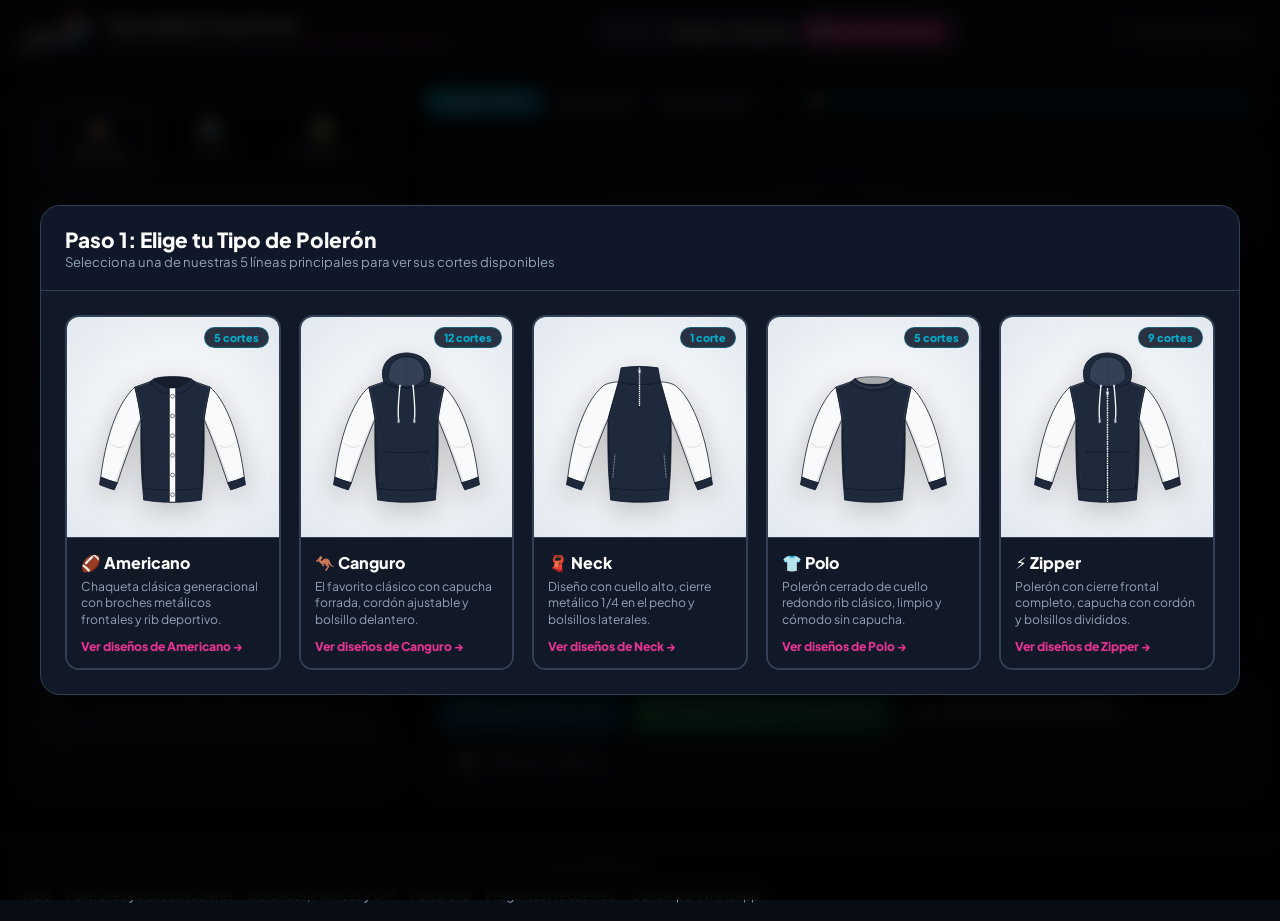
<file: personalizador.html>
<!DOCTYPE html>
<html lang="es">
<head>
  <meta charset="UTF-8">
  <meta name="viewport" content="width=device-width, initial-scale=1.0">
  <title>Personalizador de Polerones Generacionales 2D Online | Diseña tu Polerón de 4° Medio y Curso | Serendipia Creaciones</title>
  
  <meta name="description" content="Diseña tu polerón generacional en vivo con nuestro personalizador 2D online gratuito. Elige entre Polerón Americano, Canguro, Zipper, Neck o Polo, combina 18 colores de tela franela reactiva, agrega bordados de generación, apodos e insignias y cotiza por WhatsApp con envíos a todo Chile desde Chillán.">
  <meta name="keywords" content="personalizador polerones generacionales, diseñar poleron 4 medio online, creador de polerones de curso, simulador polerones generacionales chile, mockup poleron americano, polerones cuarto medio chillan, polerones 8 basico personalizados, confeccion polerones generacionales chile, serendipia creaciones">
  <meta name="robots" content="index, follow, max-image-preview:large, max-snippet:-1, max-video-preview:-1">
  <meta name="googlebot" content="index, follow">
  <link rel="canonical" href="https://serendipiacreaciones.cl/personalizador.html">
  <meta name="geo.region" content="CL-NB">
  <meta name="geo.placename" content="Chillán, Región de Ñuble, Chile">
  <meta name="geo.position" content="-36.6063;-72.1034">
  <meta name="ICBM" content="-36.6063, -72.1034">
  <meta name="author" content="Serendipia Creaciones">

  <!-- Open Graph / Redes Sociales -->
  <meta property="og:type" content="website">
  <meta property="og:locale" content="es_CL">
  <meta property="og:site_name" content="Serendipia Creaciones">
  <meta property="og:url" content="https://serendipiacreaciones.cl/personalizador.html">
  <meta property="og:title" content="Diseña tu Polerón Generacional Interactivo | Serendipia Creaciones">
  <meta property="og:description" content="Crea tu mockup 2D en vivo con colores reales de confección, bordados de curso y apodos. Descarga la imagen y cotiza directamente por WhatsApp.">
  <meta property="og:image" content="https://serendipiacreaciones.cl/assets/images/logo-serendipia.png">
  <meta property="og:image:alt" content="Personalizador de Polerones Generacionales Serendipia Creaciones Chillán">
  <meta name="twitter:card" content="summary_large_image">
  <meta name="twitter:title" content="Personalizador 2D de Polerones Generacionales | Serendipia Creaciones">
  <meta name="twitter:description" content="Simulador interactivo para diseñar polerones de curso en Chile. Combina telas reales, agrega bordados y cotiza al instante por WhatsApp.">
  <meta name="twitter:image" content="https://serendipiacreaciones.cl/assets/images/logo-serendipia.png">

  <!-- Google Fonts -->
  <link rel="preconnect" href="https://fonts.googleapis.com">
  <link rel="preconnect" href="https://fonts.gstatic.com" crossorigin>
  <link href="https://fonts.googleapis.com/css2?family=Plus+Jakarta+Sans:wght@400;500;600;700;800;900&display=swap" rel="stylesheet">

  <!-- Estilos del Personalizador -->
  <link rel="stylesheet" href="css/personalizador.css">
  <link rel="icon" type="image/png" href="assets/images/logo-serendipia.png">
  <link rel="apple-touch-icon" href="assets/images/logo-serendipia.png">
  <meta name="theme-color" content="#090d16">

  <!-- Datos Estructurados JSON-LD (Schema.org) para el Personalizador y Productos -->
  <script type="application/ld+json">
  {
    "@context": "https://schema.org",
    "@graph": [
      {
        "@type": "WebApplication",
        "@id": "https://serendipiacreaciones.cl/personalizador.html#app",
        "name": "Personalizador 2D de Polerones Generacionales - Serendipia Creaciones",
        "url": "https://serendipiacreaciones.cl/personalizador.html",
        "applicationCategory": "DesignApplication",
        "operatingSystem": "All",
        "inLanguage": "es-CL",
        "description": "Simulador y creador interactivo de mockups 2D para diseñar polerones generacionales y de curso en Chile. Permite personalizar cortes (Americano, Canguro, Zipper, Neck, Polo), colores de tela franela reactiva, textos bordados, apodos e insignias.",
        "offers": {
          "@type": "Offer",
          "price": "0",
          "priceCurrency": "CLP",
          "description": "Uso gratuito del simulador online con descarga de mockup PNG y cotización directa por WhatsApp."
        },
        "provider": {
          "@type": "LocalBusiness",
          "name": "Serendipia Creaciones",
          "telephone": "+56942992424",
          "url": "https://serendipiacreaciones.cl/"
        }
      },
      {
        "@type": "Product",
        "@id": "https://serendipiacreaciones.cl/personalizador.html#product-poleron",
        "name": "Polerones Generacionales Personalizados (4° Medio, 8° Básico y Cursos)",
        "image": [
          "https://serendipiacreaciones.cl/assets/images/poleron-generacional.svg",
          "https://serendipiacreaciones.cl/assets/images/logo-serendipia.png"
        ],
        "description": "Confección a medida de polerones generacionales en franela de algodón reactiva. Disponible en 28 cortes exclusivos: Polerón Americano con broches, Canguro, Zipper con cierre completo, Polo y Neck 1/4 cierre. Incluye espalda bordada de generación y apodo individual.",
        "brand": {
          "@type": "Brand",
          "name": "Serendipia Creaciones"
        },
        "manufacturer": {
          "@type": "Organization",
          "name": "Serendipia Creaciones Taller Textil Chillán"
        },
        "category": "Ropa Escolar y Polerones Generacionales",
        "material": "Franela de Algodón Reactiva Antipilling",
        "areaServed": "Chile"
      },
      {
        "@type": "BreadcrumbList",
        "@id": "https://serendipiacreaciones.cl/personalizador.html#breadcrumb",
        "itemListElement": [
          {
            "@type": "ListItem",
            "position": 1,
            "name": "Inicio - Taller Textil Serendipia Creaciones",
            "item": "https://serendipiacreaciones.cl/"
          },
          {
            "@type": "ListItem",
            "position": 2,
            "name": "Personalizador de Polerones Generacionales 2D",
            "item": "https://serendipiacreaciones.cl/personalizador.html"
          }
        ]
      }
    ]
  }
  </script>
</head>
<body>

  <!-- =========================================================================
       BARRA SUPERIOR / HEADER
       ========================================================================= -->
  <header class="customizer-header">
    <div class="header-container">
      
      <!-- Marca y Enlace al Inicio -->
      <a href="index.html" class="header-brand" title="Volver a Serendipia Creaciones">
        <img src="assets/images/logo-serendipia.png" alt="Serendipia Creaciones Logo" class="header-logo">
        <div class="header-title-box">
          <span class="header-title">Serendipia Creaciones</span>
          <h1 class="header-subtitle" style="margin: 0; font-size: 0.75rem;">Personalizador de Polerones Generacionales</h1>
        </div>
      </a>

      <!-- Modelo Actual Seleccionado y Botón Cambiar -->
      <div class="header-center-info">
        <span class="current-model-tag">Modelo:</span>
        <span class="current-model-name" id="currentModelName">Canguro / Regular</span>
        <button type="button" class="btn-change-model" id="btnChangeModel" aria-label="Cambiar modelo de polerón">
          <span>🔄</span>
          <span>Cambiar Modelo</span>
        </button>
      </div>

      <!-- Acciones de Cabecera -->
      <div class="header-actions">
        <a href="index.html" class="btn-back-home">
          <span>←</span>
          <span>Volver a la Tienda</span>
        </a>
      </div>

    </div>
  </header>

  <!-- =========================================================================
       ESPACIO DE TRABAJO (PANEL DE HERRAMIENTAS + LIENZO DE POLERÓN)
       ========================================================================= -->
  <main class="customizer-workspace">
    
    <!-- -----------------------------------------------------------------------
         PANEL LATERAL: HERRAMIENTAS DE EDICIÓN
         ----------------------------------------------------------------------- -->
    <aside class="tools-panel" aria-label="Herramientas de Personalización">
      
      <!-- Pestañas de Navegación de Herramientas -->
      <div class="tool-tabs" role="tablist">
        <button type="button" class="tool-tab-btn active" data-tab="tab-colores" role="tab" aria-selected="true">
          <span class="tab-icon">🎨</span>
          <span>Colores</span>
        </button>
        <button type="button" class="tool-tab-btn" data-tab="tab-textos" role="tab" aria-selected="false">
          <span class="tab-icon">🔤</span>
          <span>Textos</span>
        </button>
        <button type="button" class="tool-tab-btn" data-tab="tab-logos" role="tab" aria-selected="false">
          <span class="tab-icon">🖼️</span>
          <span>Imágenes</span>
        </button>
      </div>

      <!-- TAB 1: ASIGNACIÓN DE COLORES -->
      <div class="tab-pane active" id="tab-colores" role="tabpanel">
        
        <!-- Dropdown ¿Qué vas a pintar? -->
        <div class="section-box">
          <label class="section-label" for="partSelectorDropdown">
            <span>✂️</span>
            <span>¿Qué pieza deseas pintar?</span>
          </label>
          <select id="partSelectorDropdown" class="part-selector-dropdown">
            <!-- Se llena dinámicamente según los cortes del modelo -->
          </select>
          <div class="color-current-indicator">
            <span class="current-color-dot" id="currentColorDot" style="background-color: #162238;"></span>
            <span class="current-color-text" id="currentColorText">Azul Marino</span>
          </div>
        </div>

        <!-- Paleta de Telas Reales Chilenas -->
        <div class="section-box">
          <span class="section-label">
            <span>🧵</span>
            <span>Colores de Tela Reales (Franela Reactiva)</span>
          </span>
          <div class="palette-grid" id="paletteGrid">
            <!-- Se generan dinámicamente las muestras con JS -->
          </div>

          <!-- Color Personalizado / Selector Hex -->
          <div class="custom-hex-box">
            <input type="color" id="inputNativeColor" class="input-color-native" value="#162238" title="Seleccionar color libre">
            <label for="inputNativeColor" class="input-color-label">Color específico / Muestra especial</label>
          </div>
        </div>

      </div>

      <!-- TAB 2: TEXTOS Y APODOS (BORDADOS) -->
      <div class="tab-pane" id="tab-textos" role="tabpanel">
        
        <!-- Lista de Textos Añadidos -->
        <div class="section-box">
          <div style="display: flex; justify-content: space-between; align-items: center;">
            <span class="section-label">
              <span>📝</span>
              <span>Textos en el Polerón</span>
            </span>
            <button type="button" class="btn-add-layer" id="btnAddText">
              <span>➕ Agregar Texto</span>
            </button>
          </div>
          <div class="layers-list-container" id="textLayersList">
            <!-- Renderizado dinámicamente -->
          </div>
        </div>

        <!-- Editor del Texto Seleccionado -->
        <div class="section-box" id="activeTextEditor">
          <span class="section-label">
            <span>✏️</span>
            <span id="activeTextEditorTitle">Editar Texto Seleccionado</span>
          </span>

          <div class="form-group">
            <label class="form-label" for="inputTextContent">Contenido del Texto</label>
            <input type="text" id="inputTextContent" class="text-input-field" value="GENERACIÓN 2026" placeholder="Ej. 4° MEDIO 2026">
          </div>

          <div class="form-group">
            <label class="form-label">¿En qué vista ubicar este texto?</label>
            <div class="view-target-selector">
              <button type="button" class="view-target-btn" data-target="frente" id="btnTextTargetFrente">Frente / Pecho</button>
              <button type="button" class="view-target-btn active" data-target="espalda" id="btnTextTargetEspalda">Espalda</button>
            </div>
          </div>

          <div class="form-group">
            <label class="form-label">Formato del Texto</label>
            <div class="style-toggle-group">
              <button type="button" class="style-toggle-btn active" id="btnTextStyleNormal" data-style="normal">Texto Normal</button>
              <button type="button" class="style-toggle-btn" id="btnTextStyleNick" data-style="nick">Apodo (#)</button>
            </div>
          </div>

          <!-- Controles de Tamaño -->
          <div class="form-group">
            <div style="display: flex; justify-content: space-between; align-items: center;">
              <label class="form-label" for="sliderTextSize">Tamaño de Letra</label>
              <span id="labelValTextSize" class="size-badge">22px</span>
            </div>
            <div class="size-control-row">
              <button type="button" class="btn-step-size" id="btnTextSizeDown" aria-label="Reducir tamaño">−</button>
              <input type="range" id="sliderTextSize" min="10" max="44" value="22" class="range-slider">
              <button type="button" class="btn-step-size" id="btnTextSizeUp" aria-label="Aumentar tamaño">+</button>
            </div>
          </div>

          <!-- Controles de Rotación de Texto -->
          <div class="form-group">
            <div style="display: flex; justify-content: space-between; align-items: center;">
              <label class="form-label" for="sliderTextRotate">Rotación / Giro</label>
              <div style="display: flex; align-items: center; gap: 6px;">
                <span id="labelValTextRotate" class="size-badge">0°</span>
                <button type="button" class="btn-step-size" id="btnTextRotateReset" title="Enderezar (0°)" style="width: auto; height: 24px; padding: 0 8px; font-size: 0.72rem;">0°</button>
              </div>
            </div>
            <div class="size-control-row">
              <button type="button" class="btn-step-size" id="btnTextRotateLeft" aria-label="Girar a la izquierda" title="Girar -15°">↺</button>
              <input type="range" id="sliderTextRotate" min="-180" max="180" value="0" class="range-slider">
              <button type="button" class="btn-step-size" id="btnTextRotateRight" aria-label="Girar a la derecha" title="Girar +15°">↻</button>
            </div>
          </div>

          <!-- Tipografía y Color -->
          <div class="form-group">
            <label class="form-label">Tipografía</label>
            <div class="font-selector-grid">
              <button type="button" class="font-option-btn active" data-font="'Plus Jakarta Sans', sans-serif" style="font-weight: 900;">
                Varsity / Deportiva
              </button>
              <button type="button" class="font-option-btn" data-font="'Impact', sans-serif" style="font-weight: 700;">
                Impact Bold
              </button>
              <button type="button" class="font-option-btn" data-font="'Courier New', monospace" style="font-weight: bold;">
                Retro Monospace
              </button>
              <button type="button" class="font-option-btn" data-font="'Georgia', serif" style="font-style: italic;">
                Elegante Serif
              </button>
            </div>
          </div>

          <div class="form-group">
            <label class="form-label" for="inputTextColor">Color del Hilo de Bordado</label>
            <input type="color" id="inputTextColor" class="input-color-native" value="#ffffff" style="width: 100%;">
          </div>

          <!-- Posiciones Rápidas y D-Pad -->
          <div class="form-group">
            <div style="display: flex; justify-content: space-between; align-items: center;">
              <label class="form-label">Posición Rápida</label>
              <span style="font-size: 0.72rem; color: #00b0d0;">💡 O arrastra en el polerón</span>
            </div>
            <div class="position-selector-grid">
              <button type="button" class="pos-btn" id="btnPosArriba">Arriba</button>
              <button type="button" class="pos-btn active" id="btnPosCentro">Centro</button>
              <button type="button" class="pos-btn" id="btnPosAbajo">Abajo</button>
              <button type="button" class="pos-btn" id="btnPosPechoIzq">Pecho Izq</button>
              <button type="button" class="pos-btn" id="btnPosPechoDer">Pecho Der</button>
            </div>
          </div>

          <div class="form-group" style="margin-top: 10px;">
            <button type="button" class="btn-danger-outline" id="btnDeleteCurrentText" style="width: 100%;">
              <span>🗑️ Eliminar este texto</span>
            </button>
          </div>
        </div>

      </div>

      <!-- TAB 3: IMÁGENES / ESTAMPADOS Y LOGOS -->
      <div class="tab-pane" id="tab-logos" role="tabpanel">
        
        <!-- Subir Nueva Imagen -->
        <div class="section-box">
          <span class="section-label">
            <span>📤</span>
            <span>Subir Nueva Imagen / Insignia</span>
          </span>
          <p style="font-size: 0.76rem; color: #94a3b8; margin: 2px 0 8px 0;">
            Puedes agregar varias imágenes o insignias tanto en el frente como en la espalda.
          </p>

          <div class="form-group" style="margin-bottom: 8px;">
            <label class="form-label">¿En qué vista colocar la nueva imagen?</label>
            <div class="view-target-selector">
              <button type="button" class="view-target-btn active" data-target="frente" id="btnUploadTargetFrente">Frente / Pecho</button>
              <button type="button" class="view-target-btn" data-target="espalda" id="btnUploadTargetEspalda">Espalda</button>
            </div>
          </div>

          <input type="file" id="imageFileInputUniversal" accept="image/png, image/jpeg, image/svg+xml, image/webp" style="display: none;">
          <div class="upload-dropzone" id="uploadDropzoneUniversal">
            <span class="upload-icon">📁</span>
            <span class="upload-text">Seleccionar imagen o insignia</span>
            <span class="upload-hint">PNG o JPG con fondo transparente recomendado</span>
          </div>
        </div>

        <!-- Lista de Imágenes Añadidas -->
        <div class="section-box">
          <span class="section-label">
            <span>🖼️</span>
            <span>Imágenes en el Polerón</span>
          </span>
          <div class="layers-list-container" id="imageLayersList">
            <!-- Renderizado dinámicamente -->
          </div>
        </div>

        <!-- Editor de Imagen Seleccionada -->
        <div class="section-box" id="activeImageEditor" style="display: none;">
          <span class="section-label">
            <span>⚙️</span>
            <span id="activeImageEditorTitle">Ajustar Imagen Seleccionada</span>
          </span>

          <div class="form-group">
            <label class="form-label">Ubicación</label>
            <div class="view-target-selector">
              <button type="button" class="view-target-btn" data-target="frente" id="btnImgTargetFrente">Frente</button>
              <button type="button" class="view-target-btn" data-target="espalda" id="btnImgTargetEspalda">Espalda</button>
            </div>
          </div>

          <!-- Controles de tamaño de imagen -->
          <div class="form-group">
            <div style="display: flex; justify-content: space-between; align-items: center; margin-bottom: 4px;">
              <label class="form-label" for="sliderImageSize">Tamaño de la Imagen</label>
              <span id="labelValImageSize" class="size-badge">95px</span>
            </div>
            <div class="size-control-row">
              <button type="button" class="btn-step-size" id="btnImageSizeDown" aria-label="Reducir imagen">−</button>
              <input type="range" id="sliderImageSize" min="20" max="230" value="95" class="range-slider">
              <button type="button" class="btn-step-size" id="btnImageSizeUp" aria-label="Aumentar imagen">+</button>
            </div>
          </div>

          <!-- Controles de Rotación de Imagen -->
          <div class="form-group">
            <div style="display: flex; justify-content: space-between; align-items: center; margin-bottom: 4px;">
              <label class="form-label" for="sliderImageRotate">Rotación / Giro</label>
              <div style="display: flex; align-items: center; gap: 6px;">
                <span id="labelValImageRotate" class="size-badge">0°</span>
                <button type="button" class="btn-step-size" id="btnImageRotateReset" title="Enderezar (0°)" style="width: auto; height: 24px; padding: 0 8px; font-size: 0.72rem;">0°</button>
              </div>
            </div>
            <div class="size-control-row">
              <button type="button" class="btn-step-size" id="btnImageRotateLeft" aria-label="Girar imagen a la izquierda" title="Girar -15°">↺</button>
              <input type="range" id="sliderImageRotate" min="-180" max="180" value="0" class="range-slider">
              <button type="button" class="btn-step-size" id="btnImageRotateRight" aria-label="Girar imagen a la derecha" title="Girar +15°">↻</button>
            </div>
          </div>

          <!-- Posiciones Rápidas -->
          <div class="form-group">
            <div style="display: flex; justify-content: space-between; align-items: center;">
              <label class="form-label">Posición Rápida</label>
              <span style="font-size: 0.72rem; color: #00b0d0;">💡 O arrastra en el polerón</span>
            </div>
            <div class="position-selector-grid">
              <button type="button" class="pos-btn" id="btnImgPosArriba">Arriba</button>
              <button type="button" class="pos-btn active" id="btnImgPosCentro">Centro</button>
              <button type="button" class="pos-btn" id="btnImgPosAbajo">Abajo</button>
              <button type="button" class="pos-btn" id="btnImgPosPechoIzq">Pecho Izq</button>
              <button type="button" class="pos-btn" id="btnImgPosPechoDer">Pecho Der</button>
            </div>
          </div>

          <div class="form-group" style="margin-top: 10px;">
            <button type="button" class="btn-danger-outline" id="btnDeleteCurrentImage" style="width: 100%;">
              <span>🗑️ Eliminar esta imagen</span>
            </button>
          </div>
        </div>

      </div>

    </aside>

    <!-- -----------------------------------------------------------------------
         ÁREA PRINCIPAL: LIENZO DE POLERÓN (FRENTE Y ESPALDA)
         ----------------------------------------------------------------------- -->
    <section class="mockup-stage-area">
      
      <!-- Barra Superior del Lienzo -->
      <div class="stage-top-bar">
        <!-- Alternador en dispositivos móviles -->
        <div class="view-toggle-pills">
          <button type="button" class="view-pill-btn active" data-view="ambos">Ambas Vistas</button>
          <button type="button" class="view-pill-btn" data-view="frente">Solo Frente</button>
          <button type="button" class="view-pill-btn" data-view="espalda">Solo Espalda</button>
        </div>

        <div class="interactive-hint">
          <span>💡</span>
          <span>Tip: Haz clic directamente en cualquier parte del polerón para pintarla</span>
        </div>
      </div>

      <!-- Contenedor del Lienzo SVG -->
      <div class="mockup-canvas-wrapper" id="mockupCanvasWrapper">
        <div class="sweatshirt-dual-view">
          
          <!-- Vista Frente -->
          <div class="view-card" id="viewCardFront">
            <span class="view-card-badge">Vista Frontal</span>
            <div id="frontSvgContainer" style="width: 100%; display: flex; justify-content: center;">
              <!-- Se inyecta el SVG interactivo mediante JS -->
            </div>
          </div>

          <!-- Vista Espalda -->
          <div class="view-card" id="viewCardBack">
            <span class="view-card-badge">Vista Espalda</span>
            <div id="backSvgContainer" style="width: 100%; display: flex; justify-content: center;">
              <!-- Se inyecta el SVG interactivo mediante JS -->
            </div>
          </div>

        </div>
      </div>

      <!-- Barra Inferior de Acciones Principales -->
      <div class="stage-action-bar">
        <div class="action-buttons-group">
          <!-- Botón de Cotización por WhatsApp con Desglose -->
          <button type="button" class="btn-action btn-roster-open" id="btnOpenRosterModal"><span>📋</span><span>Lista de Curso (<strong id="rosterCountBadge">0</strong>)</span></button>
          <button type="button" class="btn-action btn-whatsapp-quote" id="btnWhatsAppQuote">
            <svg viewBox="0 0 24 24" width="20" height="20" fill="currentColor">
              <path d="M.057 24l1.687-6.163c-1.041-1.804-1.588-3.849-1.587-5.946.003-6.556 5.338-11.891 11.893-11.891 3.181.001 6.167 1.24 8.413 3.488 2.245 2.248 3.481 5.236 3.48 8.414-.003 6.557-5.338 11.892-11.893 11.892-1.99-.001-3.951-.5-5.688-1.448l-6.305 1.654zm6.597-3.807c1.676.995 3.276 1.591 5.392 1.592 5.448 0 9.886-4.434 9.889-9.885.002-5.462-4.415-9.89-9.881-9.892-5.452 0-9.887 4.434-9.889 9.884-.001 2.225.651 3.891 1.746 5.634l-.999 3.648 3.742-.981z"/>
            </svg>
            <span>Enviar Diseño por WhatsApp</span>
          </button>

          <!-- Descargar Mockup en PNG -->
          <button type="button" class="btn-action btn-download-png" id="btnDownloadPng">
            <span>📥</span>
            <span>Descargar Imagen (PNG)</span>
          </button>
        </div>

        <div>
          <!-- Reiniciar Colores -->
          <button type="button" class="btn-action btn-reset-all" id="btnResetAll">
            <span>🗑️</span>
            <span>Reiniciar Colores</span>
          </button>
        </div>
      </div>

    </section>

  </main>

  <!-- =========================================================================
       SECCIÓN INFORMATIVA SEO: CATÁLOGO DE MODELOS Y CONFECCIÓN EN CHILE
       ========================================================================= -->
  <footer class="customizer-seo-footer" aria-label="Información de confección de polerones generacionales">
    <div class="seo-footer-container">
      <div class="seo-footer-bottom">
        <span>&copy; 2026 Serendipia Creaciones • Taller Textil en Chillán, Región de Ñuble, Chile • WhatsApp: <a href="https://wa.me/56942992424">+56 9 4299 2424</a></span>
        <nav aria-label="Enlaces rápidos del taller" class="seo-footer-links">
          <a href="index.html">Inicio</a>
          <a href="index.html#servicios">Polerones y Buzos Escolares</a>
          <a href="index.html#personalizacion">Bordados, Matrices y DTF</a>
          <a href="index.html#portafolio">Portafolio</a>
          <a href="index.html#faq">Preguntas Frecuentes</a>
          <a href="index.html#contacto">Cotizar por WhatsApp</a>
        </nav>
      </div>
    </div>
  </footer>


  <!-- =========================================================================
       MODAL: GESTOR DE LISTA DE CURSO (ALUMNOS, APODOS Y TALLAS)
       ========================================================================= -->
  <div class="roster-modal" id="rosterModal" role="dialog" aria-modal="true" aria-labelledby="rosterModalTitle">
    <div class="roster-dialog">
      <!-- Cabecera -->
      <div class="roster-header">
        <div class="roster-title-box">
          <h3 id="rosterModalTitle">📋 Lista de Curso: Apodos y Tallas</h3>
          <p>Organiza los nombres, apodos a bordar y tallas de cada alumno para cotizar con precisión</p>
        </div>
        <button type="button" class="btn-close-roster" id="btnCloseRosterModal" aria-label="Cerrar ventana">✕</button>
      </div>

      <!-- Barra de Resumen en Tiempo Real -->
      <div class="roster-summary-bar">
        <div class="roster-stat-card">
          <span class="roster-stat-num" id="rosterTotalStudents">0</span>
          <span class="roster-stat-label">Total Alumnos</span>
        </div>
        <div class="roster-stat-card">
          <span class="roster-stat-num" id="rosterTotalNicks">0</span>
          <span class="roster-stat-label">Apodos a Bordar</span>
        </div>
        <div class="roster-sizes-pills" id="rosterSizesBreakdown">
          <span class="size-pill-tag">Sin alumnos aún</span>
        </div>
      </div>

      <!-- Formulario para agregar rápido -->
      <div class="roster-input-section">
        <form id="formAddStudent" class="roster-add-form" onsubmit="return false;">
          <div class="roster-field-group" style="flex: 2;">
            <label for="inputStudentName">Nombre del Alumno</label>
            <input type="text" id="inputStudentName" placeholder="Ej. Matías González" autocomplete="off">
          </div>
          <div class="roster-field-group" style="flex: 1.5;">
            <label for="inputStudentNick">Apodo a Bordar</label>
            <input type="text" id="inputStudentNick" placeholder="Ej. #MATI" autocomplete="off">
          </div>
          <div class="roster-field-group" style="flex: 1;">
            <label for="selectStudentSize">Talla</label>
            <select id="selectStudentSize">
              <option value="12">12 (Niño)</option>
              <option value="14">14 (Niño)</option>
              <option value="16">16 (Niño)</option>
              <option value="XS">XS</option>
              <option value="S" selected>S</option>
              <option value="M">M</option>
              <option value="L">L</option>
              <option value="XL">XL</option>
              <option value="2XL">2XL</option>
              <option value="3XL">3XL</option>
            </select>
          </div>
          <button type="button" class="btn-add-student" id="btnAddStudent">
            <span>➕</span>
            <span>Agregar</span>
          </button>
        </form>

        <!-- Pestaña colapsable para pegar desde Excel -->
        <div class="roster-bulk-toggle">
          <button type="button" class="btn-toggle-bulk" id="btnToggleBulk">
            <span>📋</span>
            <span>¿Tienes la lista en Excel o WhatsApp? Haz clic para pegar en bloque</span>
          </button>
          <div class="roster-bulk-container" id="rosterBulkContainer" style="display: none;">
            <p class="bulk-hint">Pega los datos de tu curso (un alumno por línea). Formato: <strong>Nombre, Apodo, Talla</strong> (o separados por tabulaciones de Excel):</p>
            <textarea id="textareaBulkRoster" rows="4" placeholder="Matías González, #MATI, M&#10;Valentina Silva, VALE, S&#10;Benjamín Rojas, BENJA, L"></textarea>
            <div class="bulk-actions">
              <button type="button" class="btn-process-bulk" id="btnProcessBulk">Procesar y Cargar Lista</button>
              <button type="button" class="btn-cancel-bulk" id="btnCancelBulk">Cerrar</button>
            </div>
          </div>
        </div>
      </div>

      <!-- Tabla de Alumnos -->
      <div class="roster-table-wrapper">
        <table class="roster-table" id="rosterTable">
          <thead>
            <tr>
              <th style="width: 44px;">#</th>
              <th>Nombre del Alumno</th>
              <th>Apodo Bordado</th>
              <th style="width: 90px; text-align: center;">Talla</th>
              <th style="width: 60px; text-align: center;">Acción</th>
            </tr>
          </thead>
          <tbody id="rosterTableBody">
            <!-- Renderizado dinámicamente -->
          </tbody>
        </table>
        <div class="roster-empty-state" id="rosterEmptyState">
          <span>👥</span>
          <p>Aún no has agregado alumnos a la lista de curso.<br>Agrega uno arriba o pega tu lista desde Excel.</p>
        </div>
      </div>

      <!-- Pie del Modal con Acciones de Exportación -->
      <div class="roster-footer">
        <div class="roster-footer-left">
          <button type="button" class="btn-roster-export" id="btnExportCsv">
            <span>📥</span>
            <span>Descargar Lista en Excel (.CSV)</span>
          </button>
          <button type="button" class="btn-roster-clear" id="btnClearRoster">
            <span>🗑️ Limpiar Lista</span>
          </button>
        </div>
        <div class="roster-footer-right">
          <button type="button" class="btn-roster-done" id="btnDoneRoster">
            <span>✓ Guardar y Volver</span>
          </button>
        </div>
      </div>
    </div>
  </div>

  <!-- =========================================================================
       MODAL DE SELECCIÓN DE MODELOS Y CORTES
       ========================================================================= -->
  <div class="model-picker-modal active" id="modelPickerModal" role="dialog" aria-modal="true" aria-labelledby="modalTitle">
    <div class="modal-dialog">
      
      <!-- Cabecera del Modal -->
      <div class="modal-header">
        <div style="display: flex; align-items: center; gap: 12px;">
          <button type="button" class="btn-back-families" id="btnBackToFamilies" style="display: none;">
            <span>←</span>
            <span>Tipos</span>
          </button>
          <div class="modal-title-box">
            <h3 id="modalTitle">Paso 1: Elige tu Tipo de Polerón</h3>
            <p id="modalSubtitle">Selecciona una de nuestras 5 familias de polerones para ver sus cortes</p>
          </div>
        </div>
        <button type="button" class="btn-close-modal" id="btnCloseModal" aria-label="Cerrar ventana" style="display: none;">✕</button>
      </div>

      <!-- Categorías de Modelos (Pestañas Superiores - Paso 2) -->
      <nav class="modal-categories-nav" id="modalCategoriesNav" style="display: none;">
        <!-- Generado dinámicamente con JS (Americano, Canguro, Neck, Polo, Zipper) -->
      </nav>

      <!-- Grilla de Familias (Paso 1) o Cortes y Submodelos (Paso 2) -->
      <div class="modal-body-submodels">
        <div class="submodels-grid" id="submodelsGrid">
          <!-- Generado dinámicamente con JS -->
        </div>
      </div>

    </div>
  </div>

  <!-- Notificación Toast Flotante -->
  <div class="toast-notice" id="toastNotice" role="status" aria-live="polite">
    <span>✨</span>
    <span id="toastMessage">Acción completada</span>
  </div>

  <!-- Motor Interactivo JavaScript -->
  <script src="js/personalizador.js"></script>

</body>
</html>
</file>
<file: css/styles.css>
/* ==========================================================================
   Serendipia Creaciones - Sistema de Diseño y Estilos Modernos
   ========================================================================== */
:root {
  /* Paleta Base y Superficies */
  --bg-dark: #0a0e17;
  --bg-primary: #0f1626;
  --bg-secondary: #162035;
  --bg-card: rgba(22, 32, 53, 0.7);
  --bg-card-hover: rgba(30, 43, 70, 0.85);
  --bg-glass: rgba(15, 22, 38, 0.85);

  /* Bordes */
  --border-subtle: rgba(255, 255, 255, 0.08);
  --border-medium: rgba(255, 255, 255, 0.15);
  --border-focus: rgba(139, 92, 246, 0.6);

  /* Texto */
  --text-primary: #f8fafc;
  --text-secondary: #94a3b8;
  --text-muted: #64748b;
  --text-light: #ffffff;

  /* Colores Oficiales del Logo Serendipia Creaciones */
  --color-magenta: #e33391;
  --color-magenta-light: #f05cae;
  --color-magenta-glow: rgba(227, 51, 145, 0.35);
  --color-cyan: #00b0d0;
  --color-cyan-light: #33c9e6;
  --color-cyan-glow: rgba(0, 176, 208, 0.35);

  --color-violet: #8b5cf6;
  --color-indigo: #6366f1;
  --color-amber: #f59e0b;
  --color-emerald: #10b981;
  --color-whatsapp: #25d366;

  /* Gradientes Inspirados en el Logo (Magenta #e33391 y Cyan #00b0d0) */
  --grad-brand: linear-gradient(135deg, #e33391 0%, #9333ea 50%, #00b0d0 100%);
  --grad-cyan: linear-gradient(135deg, #33c9e6 0%, #00b0d0 100%);
  --grad-magenta: linear-gradient(135deg, #f05cae 0%, #e33391 100%);
  --grad-gold: linear-gradient(135deg, #f59e0b 0%, #fbbf24 100%);
  --grad-emerald: linear-gradient(135deg, #10b981 0%, #059669 100%);
  --grad-card: linear-gradient(180deg, rgba(30, 41, 59, 0.5) 0%, rgba(15, 23, 42, 0.7) 100%);

  /* Sombras y Luces */
  --shadow-sm: 0 4px 6px -1px rgba(0, 0, 0, 0.2);
  --shadow-md: 0 10px 25px -5px rgba(0, 0, 0, 0.35);
  --shadow-glow-brand: 0 0 30px rgba(227, 51, 145, 0.38);
  --shadow-glow-cyan: 0 0 30px rgba(0, 176, 208, 0.38);
  --shadow-glow-wa: 0 0 25px rgba(37, 211, 102, 0.4);

  /* Tipografía y Dimensiones */
  --font-main: 'Plus Jakarta Sans', system-ui, -apple-system, sans-serif;
  --nav-height: 76px;
  --radius-sm: 8px;
  --radius-md: 14px;
  --radius-lg: 20px;
  --radius-full: 9999px;

  /* Transiciones */
  --trans-fast: 0.2s cubic-bezier(0.16, 1, 0.3, 1);
  --trans-smooth: 0.35s cubic-bezier(0.16, 1, 0.3, 1);
}

/* ==========================================================================
   Reseteo General & Base
   ========================================================================== */
*,
*::before,
*::after {
  box-sizing: border-box;
  margin: 0;
  padding: 0;
}

html {
  font-size: 16px;
  scroll-behavior: smooth;
  scroll-padding-top: calc(var(--nav-height) + 20px);
}

body {
  font-family: var(--font-main);
  background-color: var(--bg-dark);
  color: var(--text-primary);
  min-height: 100vh;
  line-height: 1.6;
  overflow-x: hidden;
  position: relative;
  -webkit-font-smoothing: antialiased;
}

/* Fondo con efecto resplandor dinámico */
body::before {
  content: "";
  position: fixed;
  top: -120px;
  left: 50%;
  transform: translateX(-50%);
  width: 900px;
  height: 600px;
  background: radial-gradient(circle, rgba(227, 51, 145, 0.14) 0%, rgba(0, 176, 208, 0.09) 40%, transparent 70%);
  filter: blur(100px);
  z-index: -1;
  pointer-events: none;
}

a {
  color: inherit;
  text-decoration: none;
  transition: all var(--trans-fast);
}

img,
svg {
  display: block;
  max-width: 100%;
}

ul {
  list-style: none;
}

button,
input,
select,
textarea {
  font-family: inherit;
}

/* ==========================================================================
   Contenedores y Tipografía Global
   ========================================================================== */
.container {
  max-width: 1240px;
  margin: 0 auto;
  padding: 0 24px;
}

.section {
  padding: 100px 0;
  position: relative;
}

.section-header {
  text-align: center;
  max-width: 760px;
  margin: 0 auto 56px;
}

.section-tag {
  display: inline-flex;
  align-items: center;
  gap: 8px;
  padding: 6px 16px;
  border-radius: var(--radius-full);
  background: rgba(139, 92, 246, 0.12);
  border: 1px solid rgba(139, 92, 246, 0.35);
  color: #c084fc;
  font-size: 0.85rem;
  font-weight: 700;
  text-transform: uppercase;
  letter-spacing: 0.06em;
  margin-bottom: 16px;
}

.section-title {
  font-size: clamp(2rem, 4vw, 2.75rem);
  font-weight: 800;
  line-height: 1.2;
  letter-spacing: -0.02em;
  color: var(--text-primary);
  margin-bottom: 16px;
}

.section-description {
  font-size: 1.1rem;
  color: var(--text-secondary);
  line-height: 1.7;
}

.text-gradient {
  background: var(--grad-brand);
  -webkit-background-clip: text;
  background-clip: text;
  -webkit-text-fill-color: transparent;
}

.text-gradient-cyan {
  background: var(--grad-cyan);
  -webkit-background-clip: text;
  background-clip: text;
  -webkit-text-fill-color: transparent;
}

/* ==========================================================================
   Barra de Navegación (Header)
   ========================================================================== */
.header {
  position: fixed;
  top: 0;
  left: 0;
  width: 100%;
  height: var(--nav-height);
  z-index: 1000;
  background: rgba(10, 14, 23, 0.75);
  backdrop-filter: blur(16px);
  -webkit-backdrop-filter: blur(16px);
  border-bottom: 1px solid var(--border-subtle);
  transition: all var(--trans-smooth);
}

.header.scrolled {
  background: rgba(10, 14, 23, 0.95);
  border-bottom-color: var(--border-medium);
  box-shadow: 0 4px 20px rgba(0, 0, 0, 0.5);
}

.header .container.navbar {
  max-width: 1400px;
  padding: 0 clamp(16px, 2vw, 32px);
}

.navbar {
  display: flex;
  align-items: center;
  justify-content: space-between;
  gap: 16px;
  height: 100%;
  width: 100%;
}

.nav-brand {
  display: flex;
  align-items: center;
  gap: 12px;
  flex-shrink: 0;
  min-width: 0;
}

.brand-logo-img {
  height: 44px;
  width: auto;
  max-width: 115px;
  object-fit: contain;
  transition: transform var(--trans-smooth);
  flex-shrink: 0;
}

.nav-brand:hover .brand-logo-img {
  transform: scale(1.05);
}

.brand-info {
  display: flex;
  flex-direction: column;
  min-width: 0;
}

.brand-name {
  font-size: 1.12rem;
  font-weight: 800;
  letter-spacing: -0.02em;
  background: var(--grad-brand);
  -webkit-background-clip: text;
  background-clip: text;
  -webkit-text-fill-color: transparent;
  line-height: 1.2;
  white-space: nowrap;
}

.brand-sub {
  font-size: 0.68rem;
  font-weight: 600;
  color: var(--text-secondary);
  text-transform: uppercase;
  letter-spacing: 0.05em;
  white-space: nowrap;
}

.nav-links {
  display: flex;
  align-items: center;
  gap: clamp(8px, 1.1vw, 16px);
  margin: 0;
  padding: 0;
  flex-shrink: 1;
}

.nav-link {
  font-size: 0.86rem;
  font-weight: 600;
  color: var(--text-secondary);
  position: relative;
  padding: 6px 2px;
  white-space: nowrap;
  transition: color var(--trans-fast);
}

.nav-link::after {
  content: "";
  position: absolute;
  bottom: 0;
  left: 0;
  width: 0%;
  height: 2px;
  background: var(--grad-brand);
  border-radius: var(--radius-full);
  transition: width var(--trans-smooth);
}

.nav-link:hover {
  color: var(--text-primary);
}

.nav-link:hover::after {
  width: 100%;
}

.nav-actions {
  display: flex;
  align-items: center;
  gap: 8px;
  flex-shrink: 0;
}

.nav-actions .btn {
  padding: 7px 14px;
  font-size: 0.84rem;
}

.mobile-nav-actions {
  display: none;
}

/* ==========================================================================
   Botones
   ========================================================================== */
.btn {
  display: inline-flex;
  align-items: center;
  justify-content: center;
  gap: 10px;
  font-size: 0.95rem;
  font-weight: 700;
  padding: 11px 22px;
  border-radius: var(--radius-full);
  cursor: pointer;
  transition: all var(--trans-smooth);
  border: none;
  white-space: nowrap;
}

.btn-primary {
  background: var(--grad-brand);
  color: #ffffff;
  box-shadow: 0 4px 18px rgba(139, 92, 246, 0.35);
}

.btn-primary:hover {
  transform: translateY(-2px);
  box-shadow: var(--shadow-glow-brand);
  filter: brightness(1.1);
}

.btn-secondary {
  background: rgba(255, 255, 255, 0.05);
  color: var(--text-primary);
  border: 1px solid var(--border-medium);
  backdrop-filter: blur(10px);
}

.btn-secondary:hover {
  background: rgba(255, 255, 255, 0.1);
  border-color: var(--border-focus);
  transform: translateY(-2px);
}

.btn-whatsapp {
  background: #25d366;
  color: #0b1e13;
  box-shadow: 0 4px 15px rgba(37, 211, 102, 0.3);
  font-weight: 800;
}

.btn-whatsapp:hover {
  background: #22c55e;
  transform: translateY(-2px);
  box-shadow: var(--shadow-glow-wa);
  color: #06140b;
}

.btn-whatsapp svg {
  fill: currentColor;
}

/* Botón Hamburguesa */
.menu-toggle {
  display: none;
  flex-direction: column;
  justify-content: space-between;
  width: 28px;
  height: 20px;
  background: transparent;
  cursor: pointer;
  z-index: 1001;
  border: none;
}

.menu-toggle span {
  display: block;
  height: 2.5px;
  width: 100%;
  background: var(--text-primary);
  border-radius: 4px;
  transition: all var(--trans-smooth);
}

.menu-toggle.active span:nth-child(1) {
  transform: translateY(8.5px) rotate(45deg);
}

.menu-toggle.active span:nth-child(2) {
  opacity: 0;
}

.menu-toggle.active span:nth-child(3) {
  transform: translateY(-8.5px) rotate(-45deg);
}

/* ==========================================================================
   Hero Section
   ========================================================================== */
.hero {
  padding-top: calc(var(--nav-height) + 60px);
  padding-bottom: 70px;
  position: relative;
  text-align: center;
}

.hero-content {
  max-width: 920px;
  margin: 0 auto;
}

/* Logotipo Oficial Grande Destacado en Hero */
.hero-logo-box {
  margin: 0 auto 28px;
  display: inline-flex;
  align-items: center;
  justify-content: center;
  position: relative;
  padding: 10px;
}

.hero-logo-box::before {
  content: "";
  position: absolute;
  top: 50%;
  left: 50%;
  transform: translate(-50%, -50%);
  width: 320px;
  height: 160px;
  background: radial-gradient(ellipse, rgba(227, 51, 145, 0.35) 0%, rgba(0, 176, 208, 0.22) 50%, transparent 75%);
  filter: blur(35px);
  z-index: 0;
  pointer-events: none;
  border-radius: 50%;
}

.hero-logo-main {
  position: relative;
  z-index: 1;
  width: clamp(260px, 45vw, 420px);
  height: auto;
  max-height: 230px;
  object-fit: contain;
  filter: drop-shadow(0 12px 30px rgba(0, 0, 0, 0.55)) drop-shadow(0 0 25px rgba(227, 51, 145, 0.35));
  transition: transform var(--trans-smooth), filter var(--trans-smooth);
}

.hero-logo-main:hover {
  transform: translateY(-4px) scale(1.03);
  filter: drop-shadow(0 18px 42px rgba(0, 0, 0, 0.65)) drop-shadow(0 0 35px rgba(227, 51, 145, 0.5));
}

.hero-badge {
  display: inline-flex;
  align-items: center;
  gap: 10px;
  padding: 8px 18px;
  border-radius: var(--radius-full);
  background: rgba(227, 51, 145, 0.12);
  border: 1px solid rgba(227, 51, 145, 0.35);
  color: #f05cae;
  font-size: 0.9rem;
  font-weight: 700;
  margin-bottom: 24px;
}

.hero-title {
  font-size: clamp(2.4rem, 5.5vw, 4.2rem);
  font-weight: 800;
  line-height: 1.15;
  letter-spacing: -0.03em;
  margin-bottom: 24px;
}

.hero-subtitle {
  font-size: clamp(1.05rem, 2vw, 1.25rem);
  color: var(--text-secondary);
  line-height: 1.7;
  max-width: 760px;
  margin: 0 auto 36px;
}

.hero-cta {
  display: flex;
  align-items: center;
  justify-content: center;
  gap: 16px;
  flex-wrap: wrap;
  margin-bottom: 48px;
}

/* Barra de beneficios rápidos en Hero */
.hero-pills {
  display: flex;
  flex-wrap: wrap;
  justify-content: center;
  gap: 14px;
  padding-top: 24px;
  border-top: 1px solid var(--border-subtle);
}

.pill-item {
  display: inline-flex;
  align-items: center;
  gap: 8px;
  background: rgba(255, 255, 255, 0.04);
  border: 1px solid var(--border-subtle);
  padding: 8px 16px;
  border-radius: var(--radius-full);
  font-size: 0.88rem;
  color: var(--text-secondary);
  font-weight: 600;
}

.pill-item svg {
  color: #38bdf8;
}

/* ==========================================================================
   Alerta Destacada: Prendas Propias o de Terceros (Requisito Clave)
   ========================================================================== */
.third-party-callout {
  background: linear-gradient(135deg, rgba(227, 51, 145, 0.12) 0%, rgba(0, 176, 208, 0.12) 100%);
  border: 1px solid rgba(227, 51, 145, 0.35);
  border-radius: var(--radius-lg);
  padding: 32px 36px;
  margin: 40px auto;
  display: flex;
  align-items: center;
  justify-content: space-between;
  gap: 28px;
  box-shadow: 0 10px 30px rgba(0, 0, 0, 0.3);
  position: relative;
  overflow: hidden;
}

.third-party-callout::before {
  content: "";
  position: absolute;
  top: 0;
  left: 0;
  width: 5px;
  height: 100%;
  background: var(--grad-brand);
}

.callout-content {
  flex: 1;
}

.callout-tag {
  display: inline-block;
  background: #e33391;
  color: #ffffff;
  font-size: 0.78rem;
  font-weight: 800;
  text-transform: uppercase;
  letter-spacing: 0.05em;
  padding: 4px 12px;
  border-radius: var(--radius-full);
  margin-bottom: 10px;
}

.callout-title {
  font-size: 1.45rem;
  font-weight: 800;
  color: var(--text-light);
  margin-bottom: 8px;
}

.callout-desc {
  font-size: 1rem;
  color: #cbd5e1;
  line-height: 1.6;
}

.btn-callout-wa {
  display: inline-flex;
  align-items: center;
  gap: 8px;
  background: #25d366;
  color: #03200c;
  font-weight: 700;
  font-size: 0.92rem;
  padding: 10px 20px;
  border-radius: var(--radius-full);
  margin-top: 16px;
  text-decoration: none;
  box-shadow: 0 4px 14px rgba(37, 211, 102, 0.35);
  transition: all var(--trans-smooth);
}

.btn-callout-wa:hover {
  background: #20ba59;
  transform: translateY(-2px);
  box-shadow: 0 6px 20px rgba(37, 211, 102, 0.55);
}

.btn-hero-wa {
  background: #25d366 !important;
  border-color: #25d366 !important;
  color: #022c22 !important;
  box-shadow: 0 4px 20px rgba(37, 211, 102, 0.4) !important;
  font-weight: 800 !important;
}

.btn-hero-wa:hover {
  background: #20ba59 !important;
  transform: translateY(-2px);
  box-shadow: 0 6px 24px rgba(37, 211, 102, 0.6) !important;
}

.callout-badge-circle {
  flex-shrink: 0;
  width: 90px;
  height: 90px;
  background: rgba(255, 255, 255, 0.05);
  border: 1px dashed rgba(255, 255, 255, 0.3);
  border-radius: 50%;
  display: flex;
  flex-direction: column;
  align-items: center;
  justify-content: center;
  text-align: center;
  padding: 10px;
}

.callout-badge-circle span:first-child {
  font-size: 1.4rem;
}

.callout-badge-circle span:last-child {
  font-size: 0.65rem;
  font-weight: 700;
  color: #38bdf8;
  text-transform: uppercase;
  margin-top: 4px;
}

/* ==========================================================================
   Sección: Confección Textil (Buzos y Ropa de Trabajo)
   ========================================================================== */
.services-grid {
  display: grid;
  grid-template-columns: repeat(3, 1fr);
  gap: 28px;
}

.service-card {
  background: var(--bg-card);
  border: 1px solid var(--border-subtle);
  border-radius: var(--radius-lg);
  padding: 40px;
  display: flex;
  flex-direction: column;
  backdrop-filter: blur(12px);
  -webkit-backdrop-filter: blur(12px);
  transition: all var(--trans-smooth);
  position: relative;
  overflow: hidden;
}

.service-card::after {
  content: "";
  position: absolute;
  top: 0;
  left: 0;
  width: 100%;
  height: 3px;
  background: var(--grad-brand);
  opacity: 0;
  transition: opacity var(--trans-smooth);
}

.service-card:hover {
  transform: translateY(-6px);
  border-color: var(--border-focus);
  background: var(--bg-card-hover);
  box-shadow: var(--shadow-md);
}

.service-card:hover::after {
  opacity: 1;
}

.service-header-row {
  display: flex;
  align-items: center;
  gap: 18px;
  margin-bottom: 20px;
}

.service-icon-box {
  width: 60px;
  height: 60px;
  border-radius: var(--radius-md);
  background: rgba(99, 102, 241, 0.15);
  border: 1px solid rgba(99, 102, 241, 0.3);
  display: flex;
  align-items: center;
  justify-content: center;
  font-size: 1.8rem;
  flex-shrink: 0;
}

.service-title {
  font-size: 1.55rem;
  font-weight: 800;
  color: var(--text-primary);
}

.service-desc {
  font-size: 1rem;
  color: var(--text-secondary);
  margin-bottom: 24px;
  line-height: 1.7;
}

.service-specs {
  margin-top: auto;
  border-top: 1px solid var(--border-subtle);
  padding-top: 20px;
  display: flex;
  flex-direction: column;
  gap: 12px;
}

.spec-item {
  display: flex;
  align-items: flex-start;
  gap: 10px;
  font-size: 0.95rem;
  color: #cbd5e1;
}

.spec-item svg {
  width: 18px;
  height: 18px;
  color: #10b981;
  flex-shrink: 0;
  margin-top: 3px;
}

/* ==========================================================================
   Sección: Personalización (Bordado Industrial & Estampado DTF)
   ========================================================================== */
.customization-section {
  background: linear-gradient(180deg, var(--bg-dark) 0%, #0d1322 100%);
}

.custom-grid {
  display: grid;
  grid-template-columns: repeat(3, 1fr);
  gap: 28px;
  margin-top: 24px;
}

.custom-card {
  background: var(--bg-card);
  border: 1px solid var(--border-subtle);
  border-radius: var(--radius-lg);
  overflow: hidden;
  display: flex;
  flex-direction: column;
  transition: all var(--trans-smooth);
}

.custom-card:hover {
  transform: translateY(-6px);
  border-color: rgba(56, 189, 248, 0.4);
  box-shadow: 0 14px 35px rgba(0, 0, 0, 0.45);
}

.custom-media {
  height: 220px;
  position: relative;
  overflow: hidden;
  background: #090d16;
  border-bottom: 1px solid var(--border-subtle);
}

.custom-media img,
.custom-media svg {
  width: 100%;
  height: 100%;
  object-fit: cover;
  transition: transform var(--trans-smooth);
}

.custom-card:hover .custom-media img,
.custom-card:hover .custom-media svg {
  transform: scale(1.03);
}

.custom-badge-tech {
  position: absolute;
  top: 16px;
  right: 16px;
  background: rgba(15, 23, 42, 0.85);
  backdrop-filter: blur(8px);
  border: 1px solid rgba(255, 255, 255, 0.15);
  padding: 6px 14px;
  border-radius: var(--radius-full);
  font-size: 0.78rem;
  font-weight: 700;
  color: #38bdf8;
}

.custom-body {
  padding: 32px;
  display: flex;
  flex-direction: column;
  flex: 1;
}

.custom-title {
  font-size: 1.5rem;
  font-weight: 800;
  margin-bottom: 12px;
  color: var(--text-primary);
}

.custom-text {
  font-size: 0.98rem;
  color: var(--text-secondary);
  line-height: 1.7;
  margin-bottom: 24px;
}

.custom-highlight-box {
  background: rgba(16, 185, 129, 0.08);
  border: 1px solid rgba(16, 185, 129, 0.25);
  border-radius: var(--radius-md);
  padding: 14px 18px;
  margin-bottom: 24px;
  display: flex;
  align-items: center;
  gap: 12px;
}

.custom-highlight-box svg {
  width: 22px;
  height: 22px;
  color: #34d399;
  flex-shrink: 0;
}

.custom-highlight-box span {
  font-size: 0.9rem;
  font-weight: 600;
  color: #a7f3d0;
}

.custom-checklist {
  display: flex;
  flex-direction: column;
  gap: 12px;
  margin-top: auto;
}

/* ==========================================================================
   Sección: Portafolio (Terminaciones y Matrices Digitalizadas)
   ========================================================================== */
.portfolio-filter-bar {
  display: flex;
  justify-content: center;
  flex-wrap: wrap;
  gap: 10px;
  margin-bottom: 40px;
}

.filter-btn {
  background: rgba(255, 255, 255, 0.04);
  border: 1px solid var(--border-subtle);
  color: var(--text-secondary);
  font-size: 0.9rem;
  font-weight: 600;
  padding: 9px 20px;
  border-radius: var(--radius-full);
  cursor: pointer;
  transition: all var(--trans-fast);
}

.filter-btn:hover {
  color: var(--text-primary);
  background: rgba(255, 255, 255, 0.08);
}

.filter-btn.active {
  background: var(--grad-brand);
  color: #ffffff;
  border-color: transparent;
  box-shadow: 0 4px 15px rgba(139, 92, 246, 0.3);
}

.portfolio-grid {
  display: grid;
  grid-template-columns: repeat(2, 1fr);
  gap: 32px;
}

.portfolio-item {
  background: var(--bg-card);
  border: 1px solid var(--border-subtle);
  border-radius: var(--radius-lg);
  overflow: hidden;
  transition: all var(--trans-smooth);
}

.portfolio-item:hover {
  transform: translateY(-6px);
  border-color: var(--border-focus);
  box-shadow: var(--shadow-md);
}

.portfolio-media {
  height: 240px;
  background: #0d121f;
  position: relative;
  overflow: hidden;
  border-bottom: 1px solid var(--border-subtle);
}

.portfolio-media img,
.portfolio-media svg {
  width: 100%;
  height: 100%;
  object-fit: cover;
  transition: transform var(--trans-smooth);
}

.portfolio-item:hover .portfolio-media img,
.portfolio-item:hover .portfolio-media svg {
  transform: scale(1.04);
}

.portfolio-category-tag {
  position: absolute;
  top: 14px;
  left: 14px;
  background: rgba(10, 14, 23, 0.85);
  backdrop-filter: blur(8px);
  border: 1px solid rgba(255, 255, 255, 0.15);
  padding: 5px 12px;
  border-radius: var(--radius-full);
  font-size: 0.75rem;
  font-weight: 700;
  color: #f05cae;
  text-transform: uppercase;
}

.portfolio-body {
  padding: 28px;
}

.portfolio-title {
  font-size: 1.35rem;
  font-weight: 800;
  color: var(--text-primary);
  margin-bottom: 8px;
}

.portfolio-desc {
  font-size: 0.95rem;
  color: var(--text-secondary);
  line-height: 1.6;
  margin-bottom: 20px;
}

.portfolio-meta {
  display: flex;
  flex-wrap: wrap;
  gap: 12px;
  border-top: 1px solid var(--border-subtle);
  padding-top: 16px;
}

.meta-badge {
  display: inline-flex;
  align-items: center;
  gap: 6px;
  background: rgba(255, 255, 255, 0.04);
  padding: 4px 10px;
  border-radius: var(--radius-sm);
  font-size: 0.82rem;
  color: #93c5fd;
  font-weight: 600;
}

/* ==========================================================================
   Sección: Proceso de Trabajo
   ========================================================================== */
.steps-grid {
  display: grid;
  grid-template-columns: repeat(4, 1fr);
  gap: 24px;
}

.step-card {
  background: var(--bg-card);
  border: 1px solid var(--border-subtle);
  border-radius: var(--radius-md);
  padding: 28px 20px;
  text-align: center;
  position: relative;
  transition: all var(--trans-smooth);
}

.step-card:hover {
  transform: translateY(-4px);
  border-color: var(--border-focus);
}

.step-number {
  width: 44px;
  height: 44px;
  margin: 0 auto 16px;
  border-radius: 50%;
  background: var(--grad-brand);
  color: #ffffff;
  display: flex;
  align-items: center;
  justify-content: center;
  font-size: 1.2rem;
  font-weight: 800;
  box-shadow: 0 4px 12px rgba(139, 92, 246, 0.35);
}

.step-title {
  font-size: 1.15rem;
  font-weight: 700;
  color: var(--text-primary);
  margin-bottom: 10px;
}

.step-desc {
  font-size: 0.9rem;
  color: var(--text-secondary);
  line-height: 1.6;
}

/* ==========================================================================
   Sección: Contacto, Cotización & Pie de Página
   ========================================================================== */
.contact-section {
  background: var(--bg-primary);
  border-top: 1px solid var(--border-subtle);
  padding-bottom: 60px;
}

/* ==========================================================================
   Hub de Cotización Directa por WhatsApp (Reemplazo del Formulario)
   ========================================================================== */
.wa-hub-container {
  display: grid;
  grid-template-columns: 1.35fr 1fr;
  gap: 32px;
  align-items: stretch;
}

.wa-options-box {
  background: var(--bg-card);
  border: 1px solid var(--border-subtle);
  border-radius: var(--radius-lg);
  padding: 36px 32px;
  backdrop-filter: blur(16px);
  box-shadow: var(--shadow-md);
  display: flex;
  flex-direction: column;
}

.wa-options-title {
  font-size: 1.25rem;
  font-weight: 800;
  color: var(--text-primary);
  margin-bottom: 24px;
  display: flex;
  align-items: center;
  gap: 10px;
}

.wa-chips-grid {
  display: grid;
  grid-template-columns: 1fr;
  gap: 14px;
}

.wa-chip-btn {
  display: flex;
  align-items: center;
  gap: 16px;
  padding: 16px 20px;
  background: rgba(15, 23, 42, 0.7);
  border: 1px solid var(--border-medium);
  border-radius: var(--radius-md);
  transition: all var(--trans-smooth);
  color: var(--text-primary);
  text-decoration: none;
  position: relative;
  overflow: hidden;
}

.wa-chip-btn:hover {
  background: rgba(37, 211, 102, 0.12);
  border-color: rgba(37, 211, 102, 0.5);
  transform: translateX(6px);
  box-shadow: 0 8px 24px rgba(0, 0, 0, 0.3);
}

.wa-chip-icon {
  font-size: 1.8rem;
  width: 44px;
  height: 44px;
  background: rgba(255, 255, 255, 0.05);
  border-radius: 12px;
  display: flex;
  align-items: center;
  justify-content: center;
  flex-shrink: 0;
}

.wa-chip-texts {
  flex: 1;
  display: flex;
  flex-direction: column;
  gap: 2px;
}

.wa-chip-texts strong {
  font-size: 1rem;
  font-weight: 700;
  color: #ffffff;
}

.wa-chip-texts span {
  font-size: 0.82rem;
  color: var(--text-secondary);
}

.wa-chip-arrow {
  font-size: 1.2rem;
  font-weight: 700;
  color: #25d366;
  opacity: 0.7;
  transition: transform var(--trans-fast);
}

.wa-chip-btn:hover .wa-chip-arrow {
  opacity: 1;
  transform: translate(3px, -3px);
}

/* Tarjeta Principal de Contacto WhatsApp */
.wa-main-card {
  background: linear-gradient(145deg, rgba(15, 23, 42, 0.95) 0%, rgba(22, 32, 53, 0.9) 100%);
  border: 1px solid rgba(37, 211, 102, 0.35);
  border-radius: var(--radius-lg);
  padding: 36px 32px;
  display: flex;
  flex-direction: column;
  align-items: center;
  text-align: center;
  position: relative;
  box-shadow: 0 12px 35px rgba(0, 0, 0, 0.4), 0 0 40px rgba(37, 211, 102, 0.12);
}

.wa-status-badge {
  display: inline-flex;
  align-items: center;
  gap: 8px;
  background: rgba(37, 211, 102, 0.15);
  border: 1px solid rgba(37, 211, 102, 0.4);
  color: #4ade80;
  font-size: 0.82rem;
  font-weight: 700;
  padding: 6px 14px;
  border-radius: var(--radius-full);
  margin-bottom: 24px;
}

.wa-pulse-dot {
  width: 8px;
  height: 8px;
  background: #22c55e;
  border-radius: 50%;
  box-shadow: 0 0 10px #22c55e;
  animation: pulseDot 2s infinite;
}

@keyframes pulseDot {
  0% {
    transform: scale(0.95);
    opacity: 0.8;
  }

  50% {
    transform: scale(1.3);
    opacity: 1;
  }

  100% {
    transform: scale(0.95);
    opacity: 0.8;
  }
}

.wa-card-profile {
  margin-bottom: 28px;
}

.wa-card-avatar {
  width: 140px;
  height: 75px;
  border-radius: 16px;
  padding: 8px 14px;
  background: rgba(255, 255, 255, 0.06);
  border: 2px solid rgba(227, 51, 145, 0.4);
  margin: 0 auto 16px;
  box-shadow: 0 8px 25px rgba(0, 0, 0, 0.35);
  display: flex;
  align-items: center;
  justify-content: center;
}

.wa-card-avatar img {
  width: 100%;
  height: 100%;
  object-fit: contain;
}

.wa-card-name {
  font-size: 1.35rem;
  font-weight: 800;
  color: #ffffff;
  margin-bottom: 6px;
}

.wa-card-phone {
  font-size: 1.25rem;
  font-weight: 800;
  color: #4ade80;
  letter-spacing: 0.02em;
  margin-bottom: 6px;
}

.wa-card-city {
  font-size: 0.86rem;
  color: var(--text-secondary);
}

.wa-card-btn {
  width: 100%;
  padding: 16px 28px;
  font-size: 1.05rem;
  font-weight: 800;
  margin-bottom: 28px;
}

.wa-card-perks {
  width: 100%;
  display: flex;
  flex-direction: column;
  gap: 12px;
  padding-top: 20px;
  border-top: 1px solid var(--border-subtle);
  text-align: left;
}

.wa-perk-item {
  display: flex;
  align-items: center;
  gap: 10px;
  font-size: 0.86rem;
  color: var(--text-secondary);
}

/* Botón de Cotización Directa dentro de las Tarjetas */
.btn-card-wa {
  display: inline-flex;
  align-items: center;
  justify-content: center;
  gap: 8px;
  font-size: 0.88rem;
  font-weight: 700;
  color: #4ade80;
  padding: 10px 16px;
  border-radius: var(--radius-md);
  background: rgba(37, 211, 102, 0.1);
  border: 1px solid rgba(37, 211, 102, 0.25);
  margin-top: 20px;
  transition: all var(--trans-smooth);
  text-decoration: none;
}

.btn-card-wa:hover {
  background: #25d366;
  color: #06140b;
  border-color: #25d366;
  transform: translateY(-2px);
}

/* ==========================================================================
   Sección: Preguntas Frecuentes (FAQ Accordion & SEO)
   ========================================================================== */
.faq-section {
  background: linear-gradient(180deg, var(--bg-dark) 0%, #0d1220 100%);
  position: relative;
}

.faq-accordion {
  max-width: 820px;
  margin: 0 auto;
  display: flex;
  flex-direction: column;
  gap: 16px;
}

.faq-item {
  background: var(--bg-card);
  border: 1px solid var(--border-subtle);
  border-radius: var(--radius-md);
  overflow: hidden;
  transition: all var(--trans-smooth);
}

.faq-item:hover {
  border-color: rgba(139, 92, 246, 0.4);
  background: rgba(17, 24, 39, 0.85);
}

.faq-item[open] {
  border-color: rgba(139, 92, 246, 0.6);
  background: rgba(17, 24, 39, 0.95);
  box-shadow: 0 8px 24px rgba(0, 0, 0, 0.3);
}

.faq-question {
  display: flex;
  align-items: center;
  justify-content: space-between;
  padding: 20px 24px;
  font-size: 1.05rem;
  font-weight: 700;
  color: var(--text-primary);
  cursor: pointer;
  list-style: none;
  user-select: none;
  gap: 16px;
}

.faq-question::-webkit-details-marker {
  display: none;
}

.faq-icon {
  width: 28px;
  height: 28px;
  border-radius: 50%;
  background: rgba(255, 255, 255, 0.06);
  border: 1px solid var(--border-subtle);
  display: flex;
  align-items: center;
  justify-content: center;
  flex-shrink: 0;
  transition: transform var(--trans-smooth), background-color var(--trans-smooth);
}

.faq-icon svg {
  width: 14px;
  height: 14px;
  stroke: var(--text-secondary);
  transition: transform var(--trans-smooth), stroke var(--trans-smooth);
}

.faq-item[open] .faq-icon {
  background: var(--grad-brand);
  transform: rotate(180deg);
}

.faq-item[open] .faq-icon svg {
  stroke: #ffffff;
}

.faq-answer {
  padding: 0 24px 22px;
  font-size: 0.98rem;
  color: #cbd5e1;
  line-height: 1.7;
  border-top: 1px solid rgba(255, 255, 255, 0.05);
  margin-top: 4px;
  padding-top: 16px;
}

/* ==========================================================================
   Footer Bottom
   ========================================================================== */
.footer-bottom {
  margin-top: 60px;
  padding-top: 32px;
  border-top: 1px solid var(--border-subtle);
  display: flex;
  align-items: center;
  justify-content: space-between;
  flex-wrap: wrap;
  gap: 20px;
}

.footer-brand {
  width: 100%;
  display: flex;
  align-items: center;
  justify-content: space-between;
  padding-bottom: 24px;
  border-bottom: 1px solid var(--border-subtle);
  margin-bottom: 12px;
  flex-wrap: wrap;
  gap: 16px;
}

.footer-logo-main {
  width: 190px;
  height: auto;
  object-fit: contain;
  filter: drop-shadow(0 4px 15px rgba(0, 0, 0, 0.45));
}

.footer-copy {
  color: var(--text-muted);
  font-size: 0.88rem;
}

.footer-links {
  display: flex;
  gap: 24px;
}

.footer-link {
  font-size: 0.88rem;
  color: var(--text-secondary);
}

.footer-link:hover {
  color: var(--text-primary);
}

/* ==========================================================================
   Botón Flotante de WhatsApp
   ========================================================================== */
.floating-whatsapp {
  position: fixed;
  bottom: 28px;
  right: 28px;
  width: 62px;
  height: 62px;
  background: #25d366;
  border-radius: 50%;
  display: flex;
  align-items: center;
  justify-content: center;
  color: #ffffff;
  box-shadow: 0 6px 24px rgba(37, 211, 102, 0.45);
  z-index: 999;
  transition: all var(--trans-smooth);
}

.floating-whatsapp:hover {
  transform: scale(1.1) translateY(-3px);
  box-shadow: 0 10px 30px rgba(37, 211, 102, 0.6);
  background: #20ba59;
}

.floating-whatsapp svg {
  width: 34px;
  height: 34px;
  fill: #ffffff;
}

.floating-whatsapp-tooltip {
  position: absolute;
  right: 74px;
  background: rgba(15, 23, 42, 0.95);
  backdrop-filter: blur(8px);
  color: #f8fafc;
  padding: 8px 14px;
  border-radius: var(--radius-sm);
  font-size: 0.85rem;
  font-weight: 700;
  white-space: nowrap;
  pointer-events: none;
  opacity: 0;
  transform: translateX(10px);
  transition: all var(--trans-fast);
  border: 1px solid var(--border-subtle);
  box-shadow: var(--shadow-sm);
}

.floating-whatsapp:hover .floating-whatsapp-tooltip {
  opacity: 1;
  transform: translateX(0);
}

/* ==========================================================================
   Sección: Instagram y Videos en Acción
   ========================================================================== */
.instagram-section {
  background: linear-gradient(180deg, rgba(13, 19, 34, 0.7) 0%, var(--bg-dark) 100%);
  position: relative;
}

.ig-profile-header {
  background: var(--bg-card);
  border: 1px solid var(--border-subtle);
  border-radius: var(--radius-lg);
  padding: 24px 32px;
  margin-bottom: 40px;
  display: flex;
  align-items: center;
  justify-content: space-between;
  gap: 20px;
  flex-wrap: wrap;
  box-shadow: var(--shadow-sm);
}

.ig-profile-info {
  display: flex;
  align-items: center;
  gap: 18px;
}

.ig-avatar-ring {
  width: 64px;
  height: 64px;
  border-radius: 50%;
  padding: 3px;
  background: linear-gradient(45deg, #f09433 0%, #e6683c 25%, #dc2743 50%, #cc2366 75%, #bc1888 100%);
  display: flex;
  align-items: center;
  justify-content: center;
  flex-shrink: 0;
}

.ig-avatar-img {
  width: 100%;
  height: 100%;
  border-radius: 50%;
  background: #111827;
  padding: 4px;
}

.ig-handle {
  font-size: 1.3rem;
  font-weight: 800;
  color: var(--text-primary);
  display: flex;
  align-items: center;
  gap: 8px;
}

.ig-bio {
  font-size: 0.9rem;
  color: var(--text-secondary);
}

.btn-instagram {
  background: linear-gradient(45deg, #f09433 0%, #e6683c 25%, #dc2743 50%, #cc2366 75%, #bc1888 100%);
  color: #ffffff;
  font-weight: 700;
  box-shadow: 0 4px 18px rgba(220, 39, 67, 0.35);
  display: inline-flex;
  align-items: center;
  gap: 10px;
}

.btn-instagram:hover {
  transform: translateY(-2px);
  box-shadow: 0 6px 25px rgba(220, 39, 67, 0.5);
  filter: brightness(1.1);
}

.ig-reels-grid {
  display: grid;
  grid-template-columns: repeat(4, 1fr);
  gap: 24px;
}

.ig-reel-card {
  background: var(--bg-card);
  border: 1px solid var(--border-subtle);
  border-radius: var(--radius-lg);
  overflow: hidden;
  display: flex;
  flex-direction: column;
  transition: all var(--trans-smooth);
  text-decoration: none;
  color: inherit;
}

.ig-reel-card:hover {
  transform: translateY(-8px) scale(1.02);
  border-color: rgba(227, 51, 145, 0.5);
  box-shadow: 0 16px 36px rgba(0, 0, 0, 0.5), 0 0 20px rgba(227, 51, 145, 0.25);
}

.ig-reel-thumb {
  position: relative;
  width: 100%;
  aspect-ratio: 9 / 12;
  overflow: hidden;
  background: #0b0f19;
}

.ig-reel-thumb img {
  width: 100%;
  height: 100%;
  object-fit: cover;
  transition: transform var(--trans-smooth);
}

.ig-reel-card:hover .ig-reel-thumb img {
  transform: scale(1.06);
}

.ig-reel-info {
  padding: 18px 20px;
  background: rgba(15, 23, 42, 0.7);
  display: flex;
  flex-direction: column;
  gap: 6px;
  flex: 1;
}

.ig-reel-title {
  font-size: 0.98rem;
  font-weight: 700;
  color: var(--text-primary);
  line-height: 1.4;
}

.ig-reel-tag {
  font-size: 0.8rem;
  color: #f05cae;
  font-weight: 600;
  display: flex;
  align-items: center;
  gap: 6px;
}

/* Cuadrícula de Publicaciones y Videos Incrustados de Instagram */
.ig-embeds-grid {
  display: grid;
  grid-template-columns: repeat(auto-fit, minmax(320px, 1fr));
  gap: 32px;
  justify-items: center;
  align-items: start;
  width: 100%;
  margin-top: 24px;
}

.ig-embed-item {
  width: 100%;
  max-width: 480px;
  background: var(--bg-card);
  border: 1px solid var(--border-subtle);
  border-radius: var(--radius-lg);
  overflow: hidden;
  box-shadow: var(--shadow-sm);
  transition: all var(--trans-smooth);
  display: flex;
  flex-direction: column;
}

.ig-embed-item:hover {
  transform: translateY(-5px);
  border-color: rgba(227, 51, 145, 0.45);
  box-shadow: 0 14px 35px rgba(0, 0, 0, 0.45);
}

.ig-embed-top-bar {
  padding: 12px 18px;
  background: rgba(15, 23, 42, 0.95);
  border-bottom: 1px solid var(--border-subtle);
  display: flex;
  align-items: center;
  justify-content: space-between;
  gap: 12px;
}

.ig-badge-pill {
  font-size: 0.76rem;
  font-weight: 700;
  padding: 4px 10px;
  border-radius: 999px;
  background: rgba(227, 51, 145, 0.15);
  border: 1px solid rgba(227, 51, 145, 0.35);
  color: #f05cae;
  white-space: nowrap;
}

.ig-post-title {
  font-size: 0.82rem;
  font-weight: 600;
  color: var(--text-muted);
  text-overflow: ellipsis;
  overflow: hidden;
  white-space: nowrap;
}

.ig-embed-iframe {
  width: 100%;
  min-height: 560px;
  height: 580px;
  border: none;
  background: #ffffff;
  display: block;
}

.ig-embed-footer {
  padding: 14px 20px;
  background: rgba(15, 23, 42, 0.9);
  display: flex;
  align-items: center;
  justify-content: space-between;
  border-top: 1px solid var(--border-subtle);
}

.ig-embed-link {
  font-size: 0.88rem;
  font-weight: 700;
  color: #f05cae;
  display: inline-flex;
  align-items: center;
  gap: 6px;
  transition: color var(--trans-fast);
}

.ig-embed-link:hover {
  color: #ffffff;
}

/* ==========================================================================
   Diseño Adaptativo (Responsive Breakpoints)
   ========================================================================== */

/* 1. Laptops y Pantallas Medianas (1180px) */
@media (max-width: 1180px) {
  .nav-btn-quote {
    display: none;
  }

  .nav-links {
    gap: 14px;
  }
}

/* 2. Tablets y Pantallas Compactas (1024px) */
@media (max-width: 1024px) {
  .menu-toggle {
    display: flex;
  }

  .nav-links {
    position: fixed;
    top: var(--nav-height);
    left: 0;
    width: 100%;
    height: calc(100vh - var(--nav-height));
    max-height: calc(100vh - var(--nav-height));
    overflow-y: auto;
    background: rgba(10, 14, 23, 0.98);
    backdrop-filter: blur(24px);
    -webkit-backdrop-filter: blur(24px);
    flex-direction: column;
    align-items: stretch;
    padding: 24px 20px 48px;
    gap: 12px;
    border-bottom: 1px solid var(--border-subtle);
    transform: translateY(-130%);
    opacity: 0;
    pointer-events: none;
    transition: all var(--trans-smooth);
    z-index: 999;
  }

  .nav-links.open {
    transform: translateY(0);
    opacity: 1;
    pointer-events: auto;
  }

  .nav-link {
    font-size: 1.05rem;
    font-weight: 700;
    padding: 12px 18px;
    border-radius: var(--radius-md);
    background: rgba(255, 255, 255, 0.03);
    border: 1px solid var(--border-subtle);
  }

  .nav-link:hover {
    background: rgba(255, 255, 255, 0.08);
    color: #ffffff;
  }

  .nav-link::after {
    display: none;
  }

  .mobile-nav-actions {
    display: flex;
    flex-direction: column;
    gap: 12px;
    margin-top: 12px;
    padding-top: 16px;
    border-top: 1px solid var(--border-subtle);
  }

  .mobile-nav-actions .btn {
    width: 100%;
    padding: 13px 20px;
    font-size: 0.95rem;
  }

  .nav-actions {
    display: flex;
    align-items: center;
    gap: 6px;
  }

  .nav-actions .nav-btn-quote {
    display: none !important;
  }

  .nav-actions .nav-btn-customizer {
    display: inline-flex !important;
    padding: 6px 11px !important;
    font-size: 0.75rem !important;
    border-radius: 999px !important;
    font-weight: 800 !important;
    white-space: nowrap !important;
    gap: 4px !important;
  }

  .nav-btn-wa {
    padding: 8px 12px;
    font-size: 0.85rem;
  }

  .services-grid,
  .custom-grid,
  .portfolio-grid {
    grid-template-columns: 1fr;
  }

  .steps-grid {
    grid-template-columns: repeat(2, 1fr);
  }

  .contact-layout {
    grid-template-columns: 1fr;
  }
}

/* 2.5 Tablets pequeñas y Smartphones grandes (768px) */
@media (max-width: 768px) {
  .brand-info {
    display: none;
  }
}

/* 3. Smartphones y Pantallas Pequeñas (640px) */
@media (max-width: 640px) {
  :root {
    --nav-height: 64px;
  }

  .navbar {
    gap: 8px;
    padding: 0 12px;
  }

  .brand-info {
    display: none;
  }

  .brand-logo-img {
    height: 36px;
    width: auto;
    max-width: 85px;
  }

  .nav-actions .nav-btn-customizer {
    padding: 5px 9px !important;
    font-size: 0.72rem !important;
  }

  .nav-btn-wa .btn-wa-text {
    display: none;
  }

  .nav-btn-wa {
    width: 36px;
    height: 36px;
    padding: 0;
    display: inline-flex;
    align-items: center;
    justify-content: center;
    border-radius: var(--radius-full);
    flex-shrink: 0;
  }

  .menu-toggle {
    width: 36px;
    height: 36px;
    flex-shrink: 0;
  }

  .hero {
    padding-top: calc(var(--nav-height) + 28px);
    padding-bottom: 45px;
  }

  .hero-badge {
    font-size: 0.8rem;
    padding: 6px 14px;
    white-space: normal;
    text-align: center;
  }

  .hero-title {
    font-size: 2rem;
    line-height: 1.25;
  }

  .hero-subtitle {
    font-size: 0.95rem;
    margin-bottom: 28px;
  }

  .hero-cta {
    flex-direction: column;
    align-items: stretch;
    gap: 12px;
    margin-bottom: 36px;
  }

  .hero-cta .btn {
    width: 100%;
    padding: 13px 20px;
  }

  .hero-pills {
    flex-direction: column;
    align-items: stretch;
    gap: 10px;
  }

  .pill-item {
    width: 100%;
    justify-content: center;
    text-align: center;
    font-size: 0.82rem;
    padding: 8px 12px;
  }

  .third-party-callout {
    flex-direction: column;
    text-align: center;
    padding: 24px;
  }

  .third-party-callout::before {
    width: 100%;
    height: 4px;
  }

  .form-group-row {
    grid-template-columns: 1fr;
    gap: 0;
  }

  .contact-form-box {
    padding: 24px;
  }

  .steps-grid {
    grid-template-columns: 1fr;
  }

  .floating-whatsapp {
    bottom: 20px;
    right: 20px;
    width: 54px;
    height: 54px;
  }
}

/* ==========================================================================
   BOTÓN Y LLAMADA AL PERSONALIZADOR DE POLERONES
   ========================================================================== */
.nav-btn-customizer {
  background: linear-gradient(135deg, #e33391, #00b0d0) !important;
  color: #ffffff !important;
  font-weight: 800 !important;
  font-size: 0.82rem !important;
  padding: 7px 14px !important;
  border-radius: 999px !important;
  display: inline-flex !important;
  align-items: center !important;
  gap: 6px !important;
  box-shadow: 0 2px 12px rgba(227, 51, 145, 0.4);
  transition: all 0.25s ease !important;
  border: 1px solid rgba(255, 255, 255, 0.2);
  text-decoration: none;
  white-space: nowrap !important;
}

.nav-btn-customizer:hover {
  transform: translateY(-2px) scale(1.03);
  box-shadow: 0 6px 20px rgba(0, 176, 208, 0.6);
  filter: brightness(1.1);
}

.customizer-cta-card {
  background: linear-gradient(135deg, rgba(227, 51, 145, 0.12), rgba(0, 176, 208, 0.12));
  border: 2px solid rgba(227, 51, 145, 0.4);
  border-radius: 16px;
  padding: 24px;
  margin: 32px 0;
  display: flex;
  align-items: center;
  justify-content: space-between;
  gap: 20px;
  box-shadow: 0 10px 30px rgba(0, 0, 0, 0.3);
}

@media (max-width: 768px) {
  .customizer-cta-card {
    flex-direction: column;
    text-align: center;
  }
}

/* ==========================================================================
   Rediseño Claro y Compacto (Pestañas de Servicios, Strip y Grids Limpios)
   ========================================================================== */
.hero-clean {
  padding-top: calc(var(--nav-height) + 40px);
  padding-bottom: 48px;
}

.hero-clean .hero-logo-box {
  margin-bottom: 20px;
}

.hero-clean .hero-logo-main {
  width: clamp(210px, 34vw, 340px);
  max-height: 185px;
}

.hero-clean .hero-cta {
  margin-bottom: 0;
}

.section-compact {
  padding: 68px 0;
}

.section-compact .section-header {
  margin-bottom: 36px;
}

/* Pestañas de Servicios */
.service-tabs {
  display: flex;
  justify-content: center;
  gap: 12px;
  margin-bottom: 32px;
  flex-wrap: wrap;
}

.service-tab-btn {
  display: inline-flex;
  align-items: center;
  gap: 10px;
  padding: 12px 24px;
  border-radius: var(--radius-full);
  background: rgba(255, 255, 255, 0.04);
  border: 1px solid var(--border-medium);
  color: var(--text-secondary);
  font-size: 0.96rem;
  font-weight: 700;
  cursor: pointer;
  transition: all var(--trans-smooth);
}

.service-tab-btn:hover {
  color: var(--text-primary);
  border-color: rgba(227, 51, 145, 0.45);
  background: rgba(255, 255, 255, 0.08);
}

.service-tab-btn.active {
  background: var(--grad-brand);
  color: #ffffff;
  border-color: transparent;
  box-shadow: 0 6px 22px rgba(227, 51, 145, 0.35);
}

.service-tab-panel {
  animation: fadeIn 0.3s ease;
}

.service-tab-panel[hidden] {
  display: none;
}

.service-card-compact {
  padding: 28px;
}

.service-card-compact .service-desc {
  margin-bottom: 18px;
  font-size: 0.96rem;
}

.service-card-compact .service-specs {
  padding-top: 16px;
  gap: 10px;
  margin-bottom: 20px;
}

.service-card-actions {
  display: flex;
  flex-direction: column;
  gap: 8px;
  margin-top: auto;
}

.service-card-actions .btn-card-wa {
  margin-top: 0;
}

/* Franja Compacta: Prendas Propias */
.third-party-strip {
  margin-top: 32px;
  padding: 18px 24px;
  border-radius: var(--radius-md);
  background: linear-gradient(135deg, rgba(227, 51, 145, 0.1) 0%, rgba(0, 176, 208, 0.1) 100%);
  border: 1px solid rgba(227, 51, 145, 0.3);
  display: flex;
  align-items: center;
  justify-content: space-between;
  gap: 20px;
  flex-wrap: wrap;
}

.strip-text {
  display: flex;
  align-items: center;
  gap: 12px;
  flex: 1;
  min-width: 240px;
}

.strip-icon {
  font-size: 1.4rem;
  flex-shrink: 0;
}

.strip-text p {
  font-size: 0.95rem;
  color: #e2e8f0;
  line-height: 1.5;
}

.strip-btn {
  margin-top: 0 !important;
  flex-shrink: 0;
}

/* Portafolio más visual y limpio */
.portfolio-grid-compact .portfolio-body {
  padding: 18px 20px;
}

.portfolio-grid-compact .portfolio-title {
  font-size: 1.08rem;
  margin-bottom: 10px;
}

/* Instagram 3 columnas compactas */
.ig-embeds-three {
  grid-template-columns: repeat(3, 1fr);
  gap: 24px;
}

.ig-embed-compact {
  min-height: 460px;
  height: 480px;
}

/* Chips compactos de Contacto */
.wa-chips-compact {
  gap: 10px;
}

.wa-chips-compact .wa-chip-btn {
  padding: 13px 16px;
  align-items: center;
}

.wa-chips-compact .wa-chip-btn strong {
  flex: 1;
  font-size: 0.95rem;
  color: var(--text-primary);
}

@media (max-width: 1024px) {
  .ig-embeds-three {
    grid-template-columns: 1fr;
  }
}

@media (max-width: 640px) {
  .section-compact {
    padding: 48px 0;
  }

  .service-tab-btn {
    width: 100%;
    justify-content: center;
  }

  .third-party-strip {
    flex-direction: column;
    text-align: center;
  }

  .strip-text {
    flex-direction: column;
  }

  .strip-btn {
    width: 100%;
    justify-content: center;
  }
}
</file>
<file: css/personalizador.css>
/* ==========================================================================
   PERSONALIZADOR INTERACTIVO DE POLERONES - SERENDIPIA CREACIONES
   Estilos modernos, oscuros y optimizados para celulares y escritorios.
   ========================================================================== */

:root {
  --brand-magenta: #e33391;
  --brand-magenta-glow: rgba(227, 51, 145, 0.45);
  --brand-cyan: #00b0d0;
  --brand-cyan-glow: rgba(0, 176, 208, 0.45);
  --bg-dark: #090d16;
  --bg-card: #111827;
  --bg-card-hover: #1f2937;
  --bg-input: #1e293b;
  --border-subtle: #334155;
  --border-active: #e33391;
  --text-primary: #f8fafc;
  --text-secondary: #94a3b8;
  --text-muted: #64748b;
  --color-wa: #25d366;
  --radius-sm: 8px;
  --radius-md: 14px;
  --radius-lg: 20px;
  --shadow-main: 0 12px 36px rgba(0, 0, 0, 0.4);
}

*, *::before, *::after {
  box-sizing: border-box;
  margin: 0;
  padding: 0;
}

body {
  font-family: 'Plus Jakarta Sans', system-ui, -apple-system, BlinkMacSystemFont, 'Segoe UI', Roboto, sans-serif;
  background-color: var(--bg-dark);
  color: var(--text-primary);
  min-height: 100vh;
  display: flex;
  flex-direction: column;
  overflow-x: hidden;
  -webkit-font-smoothing: antialiased;
}

/* ==========================================================================
   HEADER / NAVBAR DEL PERSONALIZADOR
   ========================================================================== */
.customizer-header {
  background: rgba(17, 24, 39, 0.85);
  backdrop-filter: blur(12px);
  border-bottom: 1px solid var(--border-subtle);
  position: sticky;
  top: 0;
  z-index: 100;
  padding: 10px 20px;
}

.header-container {
  max-width: 1600px;
  margin: 0 auto;
  display: flex;
  align-items: center;
  justify-content: space-between;
  gap: 16px;
}

.header-brand {
  display: flex;
  align-items: center;
  gap: 12px;
  text-decoration: none;
}

.header-logo {
  height: 42px;
  width: auto;
  object-fit: contain;
}

.header-title-box {
  display: flex;
  flex-direction: column;
}

.header-title {
  font-size: 1.1rem;
  font-weight: 800;
  letter-spacing: -0.02em;
  background: linear-gradient(135deg, #ffffff 40%, var(--brand-cyan) 100%);
  -webkit-background-clip: text;
  background-clip: text;
  -webkit-text-fill-color: transparent;
}

.header-subtitle {
  font-size: 0.75rem;
  color: var(--brand-magenta);
  font-weight: 600;
  letter-spacing: 0.05em;
  text-transform: uppercase;
}

.header-center-info {
  display: flex;
  align-items: center;
  gap: 10px;
  background: var(--bg-input);
  padding: 6px 14px;
  border-radius: 999px;
  border: 1px solid rgba(227, 51, 145, 0.3);
}

.current-model-tag {
  font-size: 0.8rem;
  color: var(--text-secondary);
}

.current-model-name {
  font-size: 0.85rem;
  font-weight: 800;
  color: #ffffff;
  letter-spacing: 0.02em;
}

.btn-change-model {
  background: linear-gradient(135deg, var(--brand-magenta), #c02675);
  color: #ffffff;
  border: none;
  padding: 6px 14px;
  border-radius: 999px;
  font-size: 0.8rem;
  font-weight: 700;
  cursor: pointer;
  display: flex;
  align-items: center;
  gap: 6px;
  transition: all 0.2s ease;
  box-shadow: 0 2px 10px var(--brand-magenta-glow);
}

.btn-change-model:hover {
  transform: translateY(-1px);
  filter: brightness(1.1);
}

.header-actions {
  display: flex;
  align-items: center;
  gap: 12px;
}

.btn-back-home {
  color: var(--text-secondary);
  text-decoration: none;
  font-size: 0.85rem;
  font-weight: 600;
  display: flex;
  align-items: center;
  gap: 6px;
  padding: 8px 14px;
  border-radius: var(--radius-sm);
  background: var(--bg-card);
  border: 1px solid var(--border-subtle);
  transition: all 0.2s ease;
}

.btn-back-home:hover {
  color: #ffffff;
  border-color: var(--brand-cyan);
}

/* ==========================================================================
   LAYOUT PRINCIPAL DEL PERSONALIZADOR
   ========================================================================== */
.customizer-workspace {
  flex: 1;
  display: grid;
  grid-template-columns: 380px 1fr;
  max-width: 1700px;
  width: 100%;
  margin: 0 auto;
  gap: 20px;
  padding: 20px;
  position: relative;
}

@media (max-width: 1080px) {
  .customizer-workspace {
    display: flex;
    flex-direction: column;
    padding: 12px;
    gap: 16px;
  }

  .mockup-stage-area {
    order: 1;
    width: 100%;
  }

  .tools-panel {
    order: 2;
    width: 100%;
    max-height: none;
    position: static;
  }
}

/* ==========================================================================
   PANEL LATERAL IZQUIERDO (HERRAMIENTAS DE EDICIÓN)
   ========================================================================== */
.tools-panel {
  background: var(--bg-card);
  border: 1px solid var(--border-subtle);
  border-radius: var(--radius-lg);
  padding: 20px;
  display: flex;
  flex-direction: column;
  gap: 20px;
  max-height: calc(100vh - 110px);
  overflow-y: auto;
  position: sticky;
  top: 85px;
  box-shadow: var(--shadow-main);
}

@media (max-width: 1080px) {
  .tools-panel {
    max-height: none;
    position: static;
  }
}

/* Pestañas de herramientas (Colores, Texto, Logo) */
.tool-tabs {
  display: grid;
  grid-template-columns: repeat(3, 1fr);
  gap: 6px;
  background: var(--bg-dark);
  padding: 4px;
  border-radius: var(--radius-md);
  border: 1px solid var(--border-subtle);
}

.tool-tab-btn {
  background: transparent;
  color: var(--text-secondary);
  border: none;
  padding: 10px 8px;
  border-radius: var(--radius-sm);
  font-size: 0.8rem;
  font-weight: 700;
  cursor: pointer;
  display: flex;
  flex-direction: column;
  align-items: center;
  gap: 4px;
  transition: all 0.2s ease;
}

.tool-tab-btn span.tab-icon {
  font-size: 1.1rem;
}

.tool-tab-btn.active {
  background: var(--bg-card);
  color: #ffffff;
  border: 1px solid var(--brand-magenta);
  box-shadow: 0 4px 12px var(--brand-magenta-glow);
}

.tab-pane {
  display: none;
  flex-direction: column;
  gap: 18px;
}

.tab-pane.active {
  display: flex;
}

/* ==========================================================================
   TAB 1: PALETA Y ASIGNACIÓN DE COLORES
   ========================================================================== */
.section-box {
  background: var(--bg-input);
  border: 1px solid var(--border-subtle);
  border-radius: var(--radius-md);
  padding: 14px;
  display: flex;
  flex-direction: column;
  gap: 12px;
}

.section-label {
  font-size: 0.8rem;
  font-weight: 800;
  color: var(--text-secondary);
  text-transform: uppercase;
  letter-spacing: 0.05em;
  display: flex;
  align-items: center;
  gap: 6px;
}

.part-selector-dropdown {
  width: 100%;
  padding: 12px 14px;
  background: #0f172a;
  border: 1px solid var(--brand-cyan);
  border-radius: var(--radius-sm);
  color: #ffffff;
  font-size: 0.95rem;
  font-weight: 700;
  outline: none;
  cursor: pointer;
  box-shadow: 0 2px 10px var(--brand-cyan-glow);
  transition: border-color 0.2s;
}

.color-current-indicator {
  display: flex;
  align-items: center;
  gap: 10px;
  background: rgba(15, 23, 42, 0.7);
  padding: 8px 12px;
  border-radius: var(--radius-sm);
  border: 1px solid var(--border-subtle);
}

.current-color-dot {
  width: 22px;
  height: 22px;
  border-radius: 50%;
  border: 2px solid #ffffff;
  box-shadow: 0 0 6px rgba(0, 0, 0, 0.5);
  flex-shrink: 0;
}

.current-color-text {
  font-size: 0.85rem;
  font-weight: 700;
  color: #ffffff;
}

/* Cuadrícula de muestras de color */
.palette-grid {
  display: grid;
  grid-template-columns: repeat(5, 1fr);
  gap: 10px;
}

.color-swatch {
  aspect-ratio: 1;
  border-radius: 10px;
  cursor: pointer;
  border: 2px solid transparent;
  transition: all 0.18s ease;
  position: relative;
  box-shadow: 0 4px 8px rgba(0,0,0,0.3);
}

.color-swatch:hover {
  transform: translateY(-2px) scale(1.08);
  border-color: #ffffff;
  z-index: 2;
}

.color-swatch.active {
  border-color: #ffffff;
  box-shadow: 0 0 0 3px var(--brand-magenta), 0 6px 14px var(--brand-magenta-glow);
  transform: scale(1.08);
}

.color-swatch.active::after {
  content: '✓';
  position: absolute;
  inset: 0;
  display: flex;
  align-items: center;
  justify-content: center;
  color: #ffffff;
  font-size: 0.95rem;
  font-weight: 900;
  text-shadow: 0 1px 3px rgba(0,0,0,0.8);
}

/* Input de color personalizado */
.custom-hex-box {
  display: flex;
  align-items: center;
  gap: 10px;
  margin-top: 4px;
}

.input-color-native {
  width: 44px;
  height: 38px;
  padding: 0;
  border: 1px solid var(--border-subtle);
  border-radius: var(--radius-sm);
  background: transparent;
  cursor: pointer;
}

.input-color-label {
  font-size: 0.8rem;
  color: var(--text-secondary);
}

/* ==========================================================================
   TAB 2: AGREGAR TEXTO / ESTAMPADO / BORDADO
   ========================================================================== */
.form-group {
  display: flex;
  flex-direction: column;
  gap: 6px;
}

.form-label {
  font-size: 0.75rem;
  font-weight: 700;
  color: var(--text-secondary);
  text-transform: uppercase;
}

.text-input-field {
  width: 100%;
  padding: 10px 14px;
  background: #0f172a;
  border: 1px solid var(--border-subtle);
  border-radius: var(--radius-sm);
  color: #ffffff;
  font-size: 0.9rem;
  outline: none;
  transition: border-color 0.2s;
}

.text-input-field:focus {
  border-color: var(--brand-cyan);
}

.font-selector-grid {
  display: grid;
  grid-template-columns: 1fr 1fr;
  gap: 8px;
}

.font-option-btn {
  padding: 8px;
  background: #0f172a;
  border: 1px solid var(--border-subtle);
  border-radius: var(--radius-sm);
  color: var(--text-secondary);
  font-size: 0.8rem;
  cursor: pointer;
  text-align: center;
  transition: all 0.2s;
}

.font-option-btn.active {
  border-color: var(--brand-magenta);
  color: #ffffff;
  background: rgba(227, 51, 145, 0.15);
}

/* Controles de Vista de Texto */
.view-target-selector {
  display: grid;
  grid-template-columns: 1fr 1fr;
  gap: 8px;
}

.view-target-btn {
  padding: 8px 10px;
  background: #0f172a;
  border: 1px solid var(--border-subtle);
  border-radius: var(--radius-sm);
  color: var(--text-secondary);
  font-size: 0.8rem;
  font-weight: 700;
  cursor: pointer;
  transition: all 0.2s;
}

.view-target-btn.active {
  border-color: var(--brand-cyan);
  color: #ffffff;
  background: rgba(0, 176, 208, 0.2);
  box-shadow: 0 0 10px var(--brand-cyan-glow);
}

/* Control deslizante de tamaño de letra */
.size-badge {
  font-size: 0.75rem;
  font-weight: 800;
  color: var(--brand-cyan);
  background: rgba(0, 176, 208, 0.15);
  padding: 2px 8px;
  border-radius: 999px;
  border: 1px solid rgba(0, 176, 208, 0.3);
}

.size-control-row {
  display: flex;
  align-items: center;
  gap: 10px;
}

.btn-step-size {
  width: 34px;
  height: 34px;
  display: flex;
  align-items: center;
  justify-content: center;
  background: #0f172a;
  border: 1px solid var(--border-subtle);
  border-radius: var(--radius-sm);
  color: #ffffff;
  font-size: 1.1rem;
  font-weight: 800;
  cursor: pointer;
  transition: all 0.15s;
}

.btn-step-size:hover {
  border-color: var(--brand-magenta);
  color: var(--brand-magenta);
}

.range-slider {
  flex: 1;
  height: 6px;
  border-radius: 3px;
  background: #1e293b;
  outline: none;
  appearance: none;
  -webkit-appearance: none;
  cursor: pointer;
}

.range-slider::-webkit-slider-thumb {
  appearance: none;
  -webkit-appearance: none;
  width: 18px;
  height: 18px;
  border-radius: 50%;
  background: var(--brand-magenta);
  box-shadow: 0 0 8px var(--brand-magenta-glow);
  cursor: pointer;
  border: 2px solid #ffffff;
}

.position-selector-grid {
  display: grid;
  grid-template-columns: repeat(auto-fit, minmax(68px, 1fr));
  gap: 6px;
}

.pos-btn {
  padding: 8px 6px;
  background: #0f172a;
  border: 1px solid var(--border-subtle);
  border-radius: var(--radius-sm);
  color: var(--text-secondary);
  font-size: 0.75rem;
  font-weight: 700;
  cursor: pointer;
  text-align: center;
  transition: all 0.2s;
}

.pos-btn:hover {
  border-color: var(--brand-cyan);
  color: #ffffff;
}

.pos-btn.active {
  border-color: var(--brand-cyan);
  color: #ffffff;
  background: rgba(0, 176, 208, 0.15);
}

/* Teclado direccional D-Pad */
.dpad-controls {
  display: flex;
  flex-direction: column;
  align-items: center;
  gap: 6px;
  background: rgba(15, 23, 42, 0.6);
  padding: 10px;
  border-radius: var(--radius-sm);
  border: 1px solid var(--border-subtle);
}

.dpad-row {
  display: flex;
  align-items: center;
  gap: 6px;
}

.btn-dpad {
  width: 38px;
  height: 34px;
  background: #0f172a;
  border: 1px solid var(--border-subtle);
  border-radius: var(--radius-sm);
  color: #ffffff;
  font-size: 0.85rem;
  cursor: pointer;
  display: flex;
  align-items: center;
  justify-content: center;
  transition: all 0.15s;
}

.btn-dpad:hover {
  border-color: var(--brand-cyan);
  background: #1e293b;
  transform: scale(1.05);
}

/* Capas arrastrables directamente sobre el SVG */
.draggable-text-group, .draggable-logo-group {
  cursor: grab;
  user-select: none;
  -webkit-user-select: none;
}

.draggable-text-group:hover, .draggable-logo-group:hover {
  filter: drop-shadow(0 0 6px var(--brand-cyan));
}

.draggable-text-group:hover .drag-handle-box,
.draggable-logo-group:hover .drag-handle-box {
  stroke: var(--brand-cyan);
  stroke-dasharray: 4 3;
  stroke-width: 1.5;
  opacity: 1;
}

.drag-handle-box {
  fill: none;
  stroke: transparent;
  opacity: 0;
  transition: opacity 0.2s;
}

/* ==========================================================================
   TAB 3: SUBIR LOGO / INSIGNIA
   ========================================================================== */
.upload-dropzone {
  border: 2px dashed var(--border-subtle);
  border-radius: var(--radius-md);
  padding: 20px 14px;
  text-align: center;
  background: rgba(15, 23, 42, 0.5);
  cursor: pointer;
  transition: all 0.2s;
  display: flex;
  flex-direction: column;
  align-items: center;
  gap: 6px;
}

.upload-dropzone:hover {
  border-color: var(--brand-cyan);
  background: rgba(0, 176, 208, 0.05);
}

.upload-icon {
  font-size: 1.6rem;
}

.upload-text {
  font-size: 0.85rem;
  color: var(--text-primary);
  font-weight: 600;
}

.upload-hint {
  font-size: 0.72rem;
  color: var(--text-muted);
}

/* ==========================================================================
   ESTILOS DE GESTIÓN MULTICAPAS (TEXTOS E IMÁGENES)
   ========================================================================== */
.btn-add-layer {
  background: linear-gradient(135deg, var(--brand-magenta), var(--brand-cyan));
  color: #ffffff;
  border: none;
  padding: 6px 12px;
  border-radius: 999px;
  font-size: 0.76rem;
  font-weight: 800;
  cursor: pointer;
  display: inline-flex;
  align-items: center;
  gap: 4px;
  box-shadow: 0 2px 8px var(--brand-magenta-glow);
  transition: transform 0.2s, box-shadow 0.2s;
}

.btn-add-layer:hover {
  transform: translateY(-1px);
  box-shadow: 0 4px 14px var(--brand-cyan-glow);
}

.layers-list-container {
  display: flex;
  flex-direction: column;
  gap: 8px;
  margin-top: 8px;
  max-height: 220px;
  overflow-y: auto;
}

.layers-empty-hint {
  padding: 12px;
  text-align: center;
  font-size: 0.78rem;
  color: var(--text-muted);
  border: 1px dashed var(--border-subtle);
  border-radius: var(--radius-sm);
  background: rgba(15, 23, 42, 0.3);
}

.layer-item-card {
  display: flex;
  align-items: center;
  justify-content: space-between;
  padding: 8px 12px;
  background: #0f172a;
  border: 1px solid var(--border-subtle);
  border-radius: var(--radius-sm);
  cursor: pointer;
  transition: all 0.2s;
  gap: 8px;
}

.layer-item-card:hover {
  border-color: var(--brand-cyan);
  background: #131e33;
}

.layer-item-card.active {
  border-color: var(--brand-cyan);
  background: rgba(0, 176, 208, 0.14);
  box-shadow: 0 0 10px var(--brand-cyan-glow);
}

.layer-card-left {
  display: flex;
  align-items: center;
  gap: 8px;
  min-width: 0;
  flex: 1;
}

.layer-card-thumb {
  width: 32px;
  height: 32px;
  object-fit: contain;
  border-radius: 4px;
  background: #ffffff;
  flex-shrink: 0;
}

.layer-card-title {
  font-size: 0.82rem;
  font-weight: 700;
  color: #ffffff;
  white-space: nowrap;
  overflow: hidden;
  text-overflow: ellipsis;
}

.layer-card-badge {
  font-size: 0.68rem;
  font-weight: 800;
  padding: 2px 8px;
  border-radius: 999px;
  background: rgba(0, 176, 208, 0.2);
  color: var(--brand-cyan);
  text-transform: uppercase;
  flex-shrink: 0;
}

.layer-card-badge.espalda {
  color: #f05cae;
  background: rgba(227, 51, 145, 0.2);
}

.layer-btn-delete {
  background: transparent;
  border: none;
  color: #ef4444;
  cursor: pointer;
  font-size: 0.95rem;
  padding: 4px 6px;
  border-radius: 4px;
  transition: background 0.15s;
}

.layer-btn-delete:hover {
  background: rgba(239, 68, 68, 0.2);
}

.style-toggle-group {
  display: grid;
  grid-template-columns: 1fr 1fr;
  gap: 6px;
  background: #0f172a;
  padding: 4px;
  border-radius: var(--radius-sm);
  border: 1px solid var(--border-subtle);
}

.style-toggle-btn {
  background: transparent;
  border: none;
  color: var(--text-secondary);
  padding: 7px 10px;
  font-size: 0.78rem;
  font-weight: 700;
  border-radius: 4px;
  cursor: pointer;
  transition: all 0.2s;
  text-align: center;
}

.style-toggle-btn.active {
  background: var(--brand-cyan);
  color: #0b0f19;
  font-weight: 800;
}

.btn-danger-outline {
  background: transparent;
  border: 1px solid rgba(239, 68, 68, 0.5);
  color: #f87171;
  padding: 8px 12px;
  border-radius: var(--radius-sm);
  font-size: 0.8rem;
  font-weight: 700;
  cursor: pointer;
  transition: all 0.2s;
  display: inline-flex;
  align-items: center;
  justify-content: center;
  gap: 6px;
}

.btn-danger-outline:hover {
  background: rgba(239, 68, 68, 0.15);
  border-color: #ef4444;
  color: #ffffff;
}

.draggable-text-group.layer-selected .drag-handle-box,
.draggable-logo-group.layer-selected .drag-handle-box {
  stroke: var(--brand-cyan) !important;
  stroke-dasharray: 4 3;
  stroke-width: 1.5;
  opacity: 1 !important;
}

/* ==========================================================================
   ÁREA CENTRAL DE VISUALIZACIÓN (CANVAS MOCKUP FRENTE & ESPALDA)
   ========================================================================== */
.mockup-stage-area {
  display: flex;
  flex-direction: column;
  gap: 16px;
}

.stage-top-bar {
  display: flex;
  align-items: center;
  justify-content: space-between;
  gap: 12px;
  flex-wrap: wrap;
}

.view-toggle-pills {
  display: flex;
  background: var(--bg-card);
  padding: 4px;
  border-radius: 999px;
  border: 1px solid var(--border-subtle);
}

.view-pill-btn {
  padding: 6px 16px;
  border-radius: 999px;
  background: transparent;
  border: none;
  color: var(--text-secondary);
  font-size: 0.82rem;
  font-weight: 700;
  cursor: pointer;
  transition: all 0.2s;
}

.view-pill-btn.active {
  background: linear-gradient(135deg, var(--brand-cyan), #0284c7);
  color: #ffffff;
  box-shadow: 0 2px 8px var(--brand-cyan-glow);
}

.interactive-hint {
  font-size: 0.8rem;
  color: var(--brand-cyan);
  display: flex;
  align-items: center;
  gap: 6px;
  background: rgba(0, 176, 208, 0.1);
  padding: 6px 14px;
  border-radius: 999px;
  border: 1px solid rgba(0, 176, 208, 0.25);
}

/* Contenedor del lienzo de polerón */
.mockup-canvas-wrapper {
  background: radial-gradient(circle at center, #1e293b 0%, #0b0f19 80%);
  border: 1px solid var(--border-subtle);
  border-radius: var(--radius-lg);
  padding: 24px;
  min-height: 520px;
  display: flex;
  align-items: center;
  justify-content: center;
  position: relative;
  box-shadow: var(--shadow-main);
}

.sweatshirt-dual-view {
  display: grid;
  grid-template-columns: 1fr 1fr;
  gap: 24px;
  width: 100%;
  max-width: 1050px;
  align-items: center;
  transition: max-width 0.3s ease;
}

/* Modos de vista única (Frente o Espalda ampliados y centrados) */
.sweatshirt-dual-view.single-view {
  grid-template-columns: 1fr;
  max-width: 580px;
}

.sweatshirt-dual-view .view-card.view-hidden {
  display: none !important;
}

@media (max-width: 768px) {
  .sweatshirt-dual-view {
    grid-template-columns: 1fr;
  }
}

.view-card {
  background: radial-gradient(circle at 50% 30%, #1e293b 0%, #0d131f 100%);
  border: 1px solid rgba(255, 255, 255, 0.1);
  border-radius: var(--radius-md);
  padding: 18px;
  display: flex;
  flex-direction: column;
  align-items: center;
  position: relative;
  transition: all 0.25s ease;
  box-shadow: inset 0 1px 0 rgba(255, 255, 255, 0.08), 0 8px 24px rgba(0, 0, 0, 0.4);
}

.view-card:hover {
  border-color: rgba(0, 176, 208, 0.4);
}

.view-card-badge {
  position: absolute;
  top: 14px;
  left: 16px;
  font-size: 0.72rem;
  font-weight: 800;
  letter-spacing: 0.08em;
  text-transform: uppercase;
  color: #ffffff;
  background: rgba(15, 23, 42, 0.85);
  backdrop-filter: blur(4px);
  padding: 4px 12px;
  border-radius: 999px;
  border: 1px solid rgba(255, 255, 255, 0.15);
}

/* SVG INTERACTIVO */
.hoodie-svg {
  width: 100%;
  max-width: 440px;
  height: auto;
  aspect-ratio: 1 / 1.05;
  filter: drop-shadow(0 18px 28px rgba(0, 0, 0, 0.6));
}

/* Piezas coloreables con hover interactivo */
.hoodie-part {
  cursor: pointer;
  transition: filter 0.15s ease, stroke-width 0.15s ease;
}

.hoodie-part:hover {
  filter: brightness(1.15) drop-shadow(0 0 8px var(--brand-cyan));
  stroke: var(--brand-cyan) !important;
  stroke-width: 2.2px !important;
}

.hoodie-part.active-selected-part {
  stroke: var(--brand-magenta) !important;
  stroke-width: 2.8px !important;
  filter: brightness(1.12) drop-shadow(0 0 10px var(--brand-magenta-glow));
}

/* ==========================================================================
   BARRA DE ACCIONES INFERIORES (WHATSAPP, DESCARGAR, CAMBIAR MODELO)
   ========================================================================== */
.stage-action-bar {
  background: var(--bg-card);
  border: 1px solid var(--border-subtle);
  border-radius: var(--radius-lg);
  padding: 16px 20px;
  display: flex;
  align-items: center;
  justify-content: space-between;
  gap: 12px;
  flex-wrap: wrap;
  box-shadow: var(--shadow-main);
}

.action-buttons-group {
  display: flex;
  align-items: center;
  gap: 10px;
  flex-wrap: wrap;
}

.btn-action {
  padding: 10px 18px;
  border-radius: var(--radius-sm);
  font-size: 0.88rem;
  font-weight: 700;
  cursor: pointer;
  display: flex;
  align-items: center;
  gap: 8px;
  border: none;
  transition: all 0.2s ease;
}

.btn-whatsapp-quote {
  background: linear-gradient(135deg, #25d366, #128c7e);
  color: #ffffff;
  box-shadow: 0 4px 14px rgba(37, 211, 102, 0.4);
}

.btn-whatsapp-quote:hover {
  transform: translateY(-2px);
  filter: brightness(1.1);
  box-shadow: 0 6px 18px rgba(37, 211, 102, 0.55);
}

.btn-download-png {
  background: var(--bg-input);
  color: #ffffff;
  border: 1px solid var(--border-subtle);
}

.btn-download-png:hover {
  border-color: var(--brand-cyan);
  background: #1e293b;
  color: var(--brand-cyan);
  transform: translateY(-1px);
}

.btn-reset-all {
  background: transparent;
  color: var(--text-muted);
  border: 1px solid transparent;
}

.btn-reset-all:hover {
  color: #ef4444;
  border-color: rgba(239, 68, 68, 0.3);
}

/* ==========================================================================
   MODAL FLOTANTE DE SELECCIÓN DE MODELOS
   ========================================================================== */
.model-picker-modal {
  position: fixed;
  inset: 0;
  background: rgba(0, 0, 0, 0.85);
  backdrop-filter: blur(8px);
  z-index: 1000;
  display: none;
  align-items: center;
  justify-content: center;
  padding: 20px;
  overflow-y: auto;
}

.model-picker-modal.active {
  display: flex;
}

.modal-dialog {
  background: var(--bg-card);
  border: 1px solid var(--border-subtle);
  border-radius: var(--radius-lg);
  max-width: 1200px;
  width: 100%;
  max-height: 90vh;
  display: flex;
  flex-direction: column;
  box-shadow: 0 25px 60px rgba(0, 0, 0, 0.7);
  overflow: hidden;
  animation: modalPopIn 0.25s cubic-bezier(0.16, 1, 0.3, 1);
}

@keyframes modalPopIn {
  from {
    opacity: 0;
    transform: scale(0.95);
  }
  to {
    opacity: 1;
    transform: scale(1);
  }
}

.modal-header {
  padding: 20px 24px;
  border-bottom: 1px solid var(--border-subtle);
  display: flex;
  align-items: center;
  justify-content: space-between;
  background: rgba(15, 23, 42, 0.8);
}

.modal-title-box h3 {
  font-size: 1.3rem;
  font-weight: 800;
  color: #ffffff;
}

.modal-title-box p {
  font-size: 0.82rem;
  color: var(--text-secondary);
}

.btn-close-modal {
  background: transparent;
  border: none;
  color: var(--text-secondary);
  font-size: 1.5rem;
  cursor: pointer;
  padding: 6px;
  border-radius: var(--radius-sm);
  transition: all 0.2s;
}

.btn-close-modal:hover {
  color: #ffffff;
  background: var(--bg-input);
}

/* Categorías superiores en el Modal */
.modal-categories-nav {
  display: grid;
  grid-template-columns: repeat(5, 1fr);
  border-bottom: 1px solid var(--border-subtle);
  background: #0b0f19;
}

@media (max-width: 768px) {
  .modal-categories-nav {
    grid-template-columns: repeat(3, 1fr);
  }
}

.cat-tab-btn {
  background: transparent;
  border: none;
  border-bottom: 3px solid transparent;
  color: var(--text-secondary);
  padding: 14px 10px;
  font-size: 0.85rem;
  font-weight: 800;
  text-transform: uppercase;
  letter-spacing: 0.05em;
  cursor: pointer;
  transition: all 0.2s;
  display: flex;
  flex-direction: column;
  align-items: center;
  gap: 4px;
}

.cat-tab-btn:hover {
  color: #ffffff;
  background: rgba(255, 255, 255, 0.03);
}

.cat-tab-btn.cat-americano.active {
  border-bottom-color: #3b82f6;
  color: #60a5fa;
  background: rgba(59, 130, 246, 0.1);
}

.cat-tab-btn.cat-canguro.active {
  border-bottom-color: #ef4444;
  color: #f87171;
  background: rgba(239, 68, 68, 0.1);
}

.cat-tab-btn.cat-neck.active {
  border-bottom-color: #06b6d4;
  color: #22d3ee;
  background: rgba(6, 182, 212, 0.1);
}

.cat-tab-btn.cat-polo.active {
  border-bottom-color: #eab308;
  color: #facc15;
  background: rgba(234, 179, 8, 0.1);
}

.cat-tab-btn.cat-zipper.active {
  border-bottom-color: #e33391;
  color: #f472b6;
  background: rgba(227, 51, 145, 0.1);
}

/* Grilla de Submodelos / Cortes */
.modal-body-submodels {
  padding: 24px;
  overflow-y: auto;
  max-height: 60vh;
}

.submodels-grid {
  display: grid;
  grid-template-columns: repeat(auto-fill, minmax(210px, 1fr));
  gap: 16px;
}

.submodel-card {
  background: var(--bg-dark);
  border: 2px solid var(--border-subtle);
  border-radius: var(--radius-md);
  overflow: hidden;
  cursor: pointer;
  transition: all 0.2s ease;
  display: flex;
  flex-direction: column;
}

.submodel-card:hover {
  border-color: var(--brand-magenta);
  transform: translateY(-3px);
  box-shadow: 0 8px 24px rgba(227, 51, 145, 0.25);
}

.submodel-card.current-selected {
  border-color: var(--brand-cyan);
  box-shadow: 0 0 0 2px var(--brand-cyan);
}

.submodel-thumb-box {
  background: #ffffff;
  padding: 16px;
  display: flex;
  align-items: center;
  justify-content: center;
  min-height: 170px;
}

.submodel-thumb-svg {
  width: 100%;
  max-height: 140px;
  object-fit: contain;
}

.submodel-footer-label {
  padding: 10px 12px;
  font-size: 0.76rem;
  font-weight: 800;
  text-transform: uppercase;
  letter-spacing: 0.04em;
  text-align: center;
  color: #ffffff;
  background: #111827;
  border-top: 1px solid var(--border-subtle);
}

.submodel-card:hover .submodel-footer-label {
  background: var(--brand-magenta);
}

/* Paso 1: Tarjetas Grandes de Familias de Polerones */
.btn-back-families {
  background: var(--bg-input);
  border: 1px solid var(--brand-cyan);
  color: #ffffff;
  padding: 8px 14px;
  border-radius: var(--radius-sm);
  font-size: 0.82rem;
  font-weight: 800;
  cursor: pointer;
  display: flex;
  align-items: center;
  gap: 6px;
  transition: all 0.2s ease;
  flex-shrink: 0;
}

.btn-back-families:hover {
  background: var(--brand-cyan);
  color: #090d16;
}

.submodels-grid.families-mode {
  grid-template-columns: repeat(auto-fit, minmax(205px, 1fr));
  gap: 18px;
}

.family-card {
  background: linear-gradient(180deg, #161f33 0%, #0d131f 100%);
  border: 2px solid var(--border-subtle);
  border-radius: var(--radius-md);
  overflow: hidden;
  cursor: pointer;
  transition: all 0.22s ease;
  display: flex;
  flex-direction: column;
  position: relative;
}

.family-card:hover {
  border-color: var(--brand-cyan);
  transform: translateY(-4px);
  box-shadow: 0 12px 28px rgba(0, 176, 208, 0.25);
}

.family-card-badge {
  position: absolute;
  top: 10px;
  right: 10px;
  background: rgba(15, 23, 42, 0.88);
  color: var(--brand-cyan);
  border: 1px solid rgba(0, 176, 208, 0.35);
  font-size: 0.68rem;
  font-weight: 800;
  padding: 3px 9px;
  border-radius: 999px;
  z-index: 2;
}

.family-thumb-box {
  background: radial-gradient(circle at center, #ffffff 0%, #e2e8f0 100%);
  padding: 18px 14px;
  display: flex;
  align-items: center;
  justify-content: center;
  min-height: 195px;
}

.family-thumb-box .hoodie-svg {
  max-width: 175px;
  filter: drop-shadow(0 8px 14px rgba(0, 0, 0, 0.22));
}

.family-card-info {
  padding: 14px;
  display: flex;
  flex-direction: column;
  gap: 5px;
  background: #111827;
  border-top: 1px solid var(--border-subtle);
  flex: 1;
}

.family-card-title {
  font-size: 1rem;
  font-weight: 900;
  color: #ffffff;
  display: flex;
  align-items: center;
  justify-content: space-between;
}

.family-card-desc {
  font-size: 0.76rem;
  color: var(--text-secondary);
  line-height: 1.35;
}

.family-card-cta {
  margin-top: 6px;
  font-size: 0.76rem;
  font-weight: 800;
  color: var(--brand-magenta);
  display: flex;
  align-items: center;
  gap: 4px;
}

.family-card:hover .family-card-cta {
  color: var(--brand-cyan);
}

/* Notificación flotante Toast */
.toast-notice {
  position: fixed;
  bottom: 24px;
  right: 24px;
  background: var(--bg-card);
  border: 1px solid var(--brand-cyan);
  color: #ffffff;
  padding: 12px 20px;
  border-radius: var(--radius-md);
  font-size: 0.88rem;
  font-weight: 700;
  box-shadow: 0 10px 30px rgba(0,0,0,0.6);
  z-index: 2000;
  display: flex;
  align-items: center;
  gap: 10px;
  transform: translateY(100px);
  opacity: 0;
  transition: all 0.3s cubic-bezier(0.16, 1, 0.3, 1);
  pointer-events: none;
}

.toast-notice.show {
  transform: translateY(0);
  opacity: 1;
}

/* ==========================================================================
   OPTIMIZACIONES MÓVILES EXCLUSIVAS (SMARTPHONES Y TABLETS)
   ========================================================================== */
@media (max-width: 768px) {
  .customizer-header {
    padding: 8px 12px;
  }

  .header-container {
    flex-wrap: wrap;
    gap: 8px;
    justify-content: space-between;
  }

  .header-brand .header-title-box {
    display: none;
  }

  .header-logo {
    height: 32px;
  }

  .header-center-info {
    order: 3;
    width: 100%;
    justify-content: space-between;
    padding: 6px 12px;
  }

  .header-actions {
    gap: 6px;
  }

  .btn-back-home {
    padding: 6px 10px;
    font-size: 0.78rem;
  }

  .btn-back-home span:last-child {
    display: none;
  }

  .btn-action-primary {
    padding: 6px 12px;
    font-size: 0.8rem;
  }

  /* Lienzo y controles */
  .mockup-canvas-wrapper {
    padding: 12px;
    min-height: auto;
  }

  .stage-top-bar {
    justify-content: center;
    gap: 8px;
  }

  .view-toggle-pills {
    width: 100%;
    justify-content: center;
  }

  .view-pill-btn {
    flex: 1;
    text-align: center;
    padding: 6px 8px;
    font-size: 0.75rem;
  }

  .interactive-hint {
    font-size: 0.72rem;
    padding: 4px 10px;
    width: 100%;
    justify-content: center;
  }

  .sweatshirt-dual-view {
    gap: 12px;
  }

  .view-card {
    padding: 10px;
  }

  /* Modal de selección de modelos en móvil */
  .modal-dialog {
    max-height: 95vh;
  }

  .modal-categories-nav {
    display: flex;
    overflow-x: auto;
    -webkit-overflow-scrolling: touch;
  }

  .cat-tab-btn {
    white-space: nowrap;
    padding: 10px 14px;
    font-size: 0.78rem;
  }

  .submodels-grid {
    grid-template-columns: repeat(auto-fill, minmax(135px, 1fr));
    gap: 10px;
  }

  .submodel-thumb-box {
    min-height: 110px;
    padding: 8px;
  }

  .submodel-thumb-svg {
    max-height: 90px;
  }

  .submodel-footer-label {
    font-size: 0.7rem;
    padding: 6px 8px;
  }

  /* Barra de herramientas móvil */
  .tool-tab-btn {
    padding: 8px 4px;
    font-size: 0.74rem;
  }

  .tool-tab-btn span.tab-icon {
    font-size: 1rem;
  }

  .palette-grid {
    grid-template-columns: repeat(5, 1fr);
    gap: 6px;
  }
}


/* ==========================================================================
   PIE DE PÁGINA: COPYRIGHT Y ENLACES
   ========================================================================== */
.customizer-seo-footer {
  background: rgba(9, 13, 22, 0.95);
  border-top: 1px solid var(--border-subtle);
  margin-top: 24px;
  padding: 18px 20px;
}

.seo-footer-container {
  max-width: 1600px;
  margin: 0 auto;
}

.seo-footer-bottom {
  display: flex;
  align-items: center;
  justify-content: space-between;
  flex-wrap: wrap;
  gap: 12px;
  font-size: 0.78rem;
  color: var(--text-muted);
}

.seo-footer-bottom a {
  color: var(--text-secondary);
  text-decoration: none;
}

.seo-footer-bottom a:hover {
  color: var(--brand-cyan);
}

.seo-footer-links {
  display: flex;
  flex-wrap: wrap;
  gap: 16px;
}


/* ==========================================================================
   MODAL GESTOR DE LISTA DE CURSO (ALUMNOS, APODOS Y TALLAS)
   ========================================================================== */
.btn-roster-open {
  background: linear-gradient(135deg, #0284c7, #0369a1);
  color: #ffffff;
  border: 1px solid rgba(56, 189, 248, 0.4);
  box-shadow: 0 4px 14px rgba(2, 132, 199, 0.35);
}

.btn-roster-open:hover {
  background: linear-gradient(135deg, #0369a1, #0284c7);
  transform: translateY(-2px);
  box-shadow: 0 6px 18px rgba(2, 132, 199, 0.5);
  border-color: #38bdf8;
}

.roster-modal {
  position: fixed;
  inset: 0;
  background: rgba(0, 0, 0, 0.85);
  backdrop-filter: blur(8px);
  z-index: 1100;
  display: none;
  align-items: center;
  justify-content: center;
  padding: 20px;
  overflow-y: auto;
}

.roster-modal.active {
  display: flex;
}

.roster-dialog {
  background: var(--bg-card);
  border: 1px solid var(--border-subtle);
  border-radius: var(--radius-lg);
  max-width: 900px;
  width: 100%;
  max-height: 90vh;
  display: flex;
  flex-direction: column;
  box-shadow: 0 25px 60px rgba(0, 0, 0, 0.7);
  overflow: hidden;
  animation: modalPopIn 0.25s cubic-bezier(0.16, 1, 0.3, 1);
}

.roster-header {
  padding: 20px 24px;
  border-bottom: 1px solid var(--border-subtle);
  display: flex;
  align-items: center;
  justify-content: space-between;
  background: rgba(15, 23, 42, 0.8);
}

.roster-title-box h3 {
  font-size: 1.25rem;
  font-weight: 800;
  color: #ffffff;
}

.roster-title-box p {
  font-size: 0.8rem;
  color: var(--text-secondary);
  margin-top: 2px;
}

.btn-close-roster {
  background: transparent;
  border: none;
  color: var(--text-secondary);
  font-size: 1.4rem;
  cursor: pointer;
  padding: 6px;
  border-radius: var(--radius-sm);
  transition: all 0.2s;
}

.btn-close-roster:hover {
  color: #ffffff;
  background: var(--bg-input);
}

.roster-summary-bar {
  display: flex;
  align-items: center;
  gap: 16px;
  padding: 14px 24px;
  background: #0b0f19;
  border-bottom: 1px solid var(--border-subtle);
  flex-wrap: wrap;
}

.roster-stat-card {
  display: flex;
  align-items: baseline;
  gap: 6px;
  background: #111827;
  padding: 6px 14px;
  border-radius: var(--radius-sm);
  border: 1px solid var(--border-subtle);
}

.roster-stat-num {
  font-size: 1.3rem;
  font-weight: 900;
  color: var(--brand-cyan);
}

.roster-stat-label {
  font-size: 0.76rem;
  color: var(--text-secondary);
  font-weight: 700;
  text-transform: uppercase;
}

.roster-sizes-pills {
  display: flex;
  align-items: center;
  gap: 6px;
  flex-wrap: wrap;
  flex: 1;
}

.size-pill-tag {
  font-size: 0.75rem;
  font-weight: 800;
  background: rgba(15, 23, 42, 0.8);
  border: 1px solid var(--border-subtle);
  color: #94a3b8;
  padding: 4px 10px;
  border-radius: 999px;
}

.size-pill-tag strong {
  color: #ffffff;
  margin-left: 3px;
}

.roster-input-section {
  padding: 16px 24px;
  background: rgba(15, 23, 42, 0.5);
  border-bottom: 1px solid var(--border-subtle);
  display: flex;
  flex-direction: column;
  gap: 12px;
}

.roster-add-form {
  display: flex;
  align-items: flex-end;
  gap: 10px;
  flex-wrap: wrap;
}

.roster-field-group {
  display: flex;
  flex-direction: column;
  gap: 4px;
}

.roster-field-group label {
  font-size: 0.72rem;
  font-weight: 800;
  color: var(--text-secondary);
  text-transform: uppercase;
  letter-spacing: 0.04em;
}

.roster-field-group input,
.roster-field-group select {
  padding: 9px 12px;
  background: #0f172a;
  border: 1px solid var(--border-subtle);
  border-radius: var(--radius-sm);
  color: #ffffff;
  font-size: 0.88rem;
  outline: none;
  transition: border-color 0.2s;
}

.roster-field-group input:focus,
.roster-field-group select:focus {
  border-color: var(--brand-cyan);
}

.btn-add-student {
  background: linear-gradient(135deg, var(--brand-magenta), #c02675);
  color: #ffffff;
  border: none;
  padding: 9px 16px;
  border-radius: var(--radius-sm);
  font-size: 0.88rem;
  font-weight: 800;
  cursor: pointer;
  display: flex;
  align-items: center;
  gap: 6px;
  transition: all 0.2s;
  box-shadow: 0 2px 10px var(--brand-magenta-glow);
  height: 38px;
}

.btn-add-student:hover {
  transform: translateY(-1px);
  filter: brightness(1.1);
}

.btn-toggle-bulk {
  background: transparent;
  border: none;
  color: var(--brand-cyan);
  font-size: 0.78rem;
  font-weight: 700;
  cursor: pointer;
  display: inline-flex;
  align-items: center;
  gap: 6px;
  padding: 2px 0;
  text-decoration: underline;
  text-underline-offset: 3px;
}

.btn-toggle-bulk:hover {
  color: #38bdf8;
}

.roster-bulk-container {
  margin-top: 8px;
  background: #0b0f19;
  border: 1px dashed var(--border-subtle);
  border-radius: var(--radius-sm);
  padding: 12px;
  display: flex;
  flex-direction: column;
  gap: 8px;
}

.bulk-hint {
  font-size: 0.75rem;
  color: var(--text-secondary);
}

.bulk-hint strong {
  color: var(--brand-cyan);
}

.roster-bulk-container textarea {
  width: 100%;
  background: #0f172a;
  border: 1px solid var(--border-subtle);
  border-radius: var(--radius-sm);
  color: #ffffff;
  font-family: inherit;
  font-size: 0.82rem;
  padding: 8px 10px;
  resize: vertical;
  outline: none;
}

.bulk-actions {
  display: flex;
  align-items: center;
  gap: 8px;
}

.btn-process-bulk {
  background: var(--brand-cyan);
  color: #090d16;
  border: none;
  padding: 6px 14px;
  border-radius: var(--radius-sm);
  font-size: 0.78rem;
  font-weight: 800;
  cursor: pointer;
  transition: all 0.15s;
}

.btn-process-bulk:hover {
  filter: brightness(1.1);
}

.btn-cancel-bulk {
  background: transparent;
  border: 1px solid var(--border-subtle);
  color: var(--text-muted);
  padding: 6px 12px;
  border-radius: var(--radius-sm);
  font-size: 0.78rem;
  cursor: pointer;
}

.roster-table-wrapper {
  flex: 1;
  overflow-y: auto;
  max-height: 42vh;
  padding: 0 24px;
  position: relative;
}

.roster-table {
  width: 100%;
  border-collapse: collapse;
  font-size: 0.85rem;
  text-align: left;
}

.roster-table th {
  position: sticky;
  top: 0;
  background: var(--bg-card);
  padding: 10px 12px;
  font-size: 0.72rem;
  font-weight: 800;
  color: var(--text-secondary);
  text-transform: uppercase;
  letter-spacing: 0.05em;
  border-bottom: 2px solid var(--border-subtle);
  z-index: 2;
}

.roster-table td {
  padding: 8px 12px;
  border-bottom: 1px solid rgba(51, 65, 85, 0.4);
  vertical-align: middle;
}

.roster-table tr:hover {
  background: rgba(15, 23, 42, 0.5);
}

.roster-student-name {
  font-weight: 700;
  color: #ffffff;
}

.roster-student-nick {
  font-weight: 800;
  color: #f472b6;
  background: rgba(227, 51, 145, 0.12);
  padding: 2px 8px;
  border-radius: 4px;
  display: inline-block;
  font-size: 0.8rem;
}

.roster-student-size-badge {
  font-size: 0.8rem;
  font-weight: 900;
  padding: 2px 8px;
  border-radius: 999px;
  background: rgba(0, 176, 208, 0.15);
  color: var(--brand-cyan);
  border: 1px solid rgba(0, 176, 208, 0.3);
  display: inline-block;
  text-align: center;
  min-width: 32px;
}

.btn-remove-student {
  background: transparent;
  border: none;
  color: #ef4444;
  cursor: pointer;
  padding: 4px 8px;
  border-radius: 4px;
  font-size: 0.95rem;
  transition: all 0.15s;
}

.btn-remove-student:hover {
  background: rgba(239, 68, 68, 0.2);
}

.roster-empty-state {
  padding: 40px 20px;
  text-align: center;
  color: var(--text-muted);
  display: flex;
  flex-direction: column;
  align-items: center;
  gap: 8px;
}

.roster-empty-state span {
  font-size: 2.2rem;
}

.roster-empty-state p {
  font-size: 0.84rem;
  line-height: 1.5;
}

.roster-footer {
  padding: 16px 24px;
  background: rgba(15, 23, 42, 0.9);
  border-top: 1px solid var(--border-subtle);
  display: flex;
  align-items: center;
  justify-content: space-between;
  flex-wrap: wrap;
  gap: 12px;
}

.roster-footer-left,
.roster-footer-right {
  display: flex;
  align-items: center;
  gap: 10px;
}

.btn-roster-export {
  background: #1e293b;
  border: 1px solid var(--border-subtle);
  color: #ffffff;
  padding: 8px 14px;
  border-radius: var(--radius-sm);
  font-size: 0.82rem;
  font-weight: 700;
  cursor: pointer;
  display: flex;
  align-items: center;
  gap: 6px;
  transition: all 0.2s;
}

.btn-roster-export:hover {
  border-color: var(--brand-cyan);
  color: var(--brand-cyan);
}

.btn-roster-clear {
  background: transparent;
  border: 1px solid transparent;
  color: #ef4444;
  padding: 8px 12px;
  border-radius: var(--radius-sm);
  font-size: 0.8rem;
  font-weight: 700;
  cursor: pointer;
  transition: all 0.2s;
}

.btn-roster-clear:hover {
  background: rgba(239, 68, 68, 0.15);
  border-color: rgba(239, 68, 68, 0.3);
}

.btn-roster-done {
  background: linear-gradient(135deg, var(--brand-cyan), #0284c7);
  color: #ffffff;
  border: none;
  padding: 9px 18px;
  border-radius: var(--radius-sm);
  font-size: 0.86rem;
  font-weight: 800;
  cursor: pointer;
  display: flex;
  align-items: center;
  gap: 6px;
  box-shadow: 0 2px 10px var(--brand-cyan-glow);
  transition: all 0.2s;
}

.btn-roster-done:hover {
  filter: brightness(1.1);
  transform: translateY(-1px);
}

@media (max-width: 768px) {
  .roster-add-form {
    flex-direction: column;
    align-items: stretch;
  }
  .roster-field-group {
    width: 100%;
  }
  .btn-add-student {
    justify-content: center;
    width: 100%;
  }
  .roster-table-wrapper {
    padding: 0 12px;
  }
  .roster-footer {
    flex-direction: column;
    align-items: stretch;
  }
  .roster-footer-left,
  .roster-footer-right {
    width: 100%;
    justify-content: space-between;
  }
  .btn-roster-done {
    width: 100%;
    justify-content: center;
  }
}
</file>
